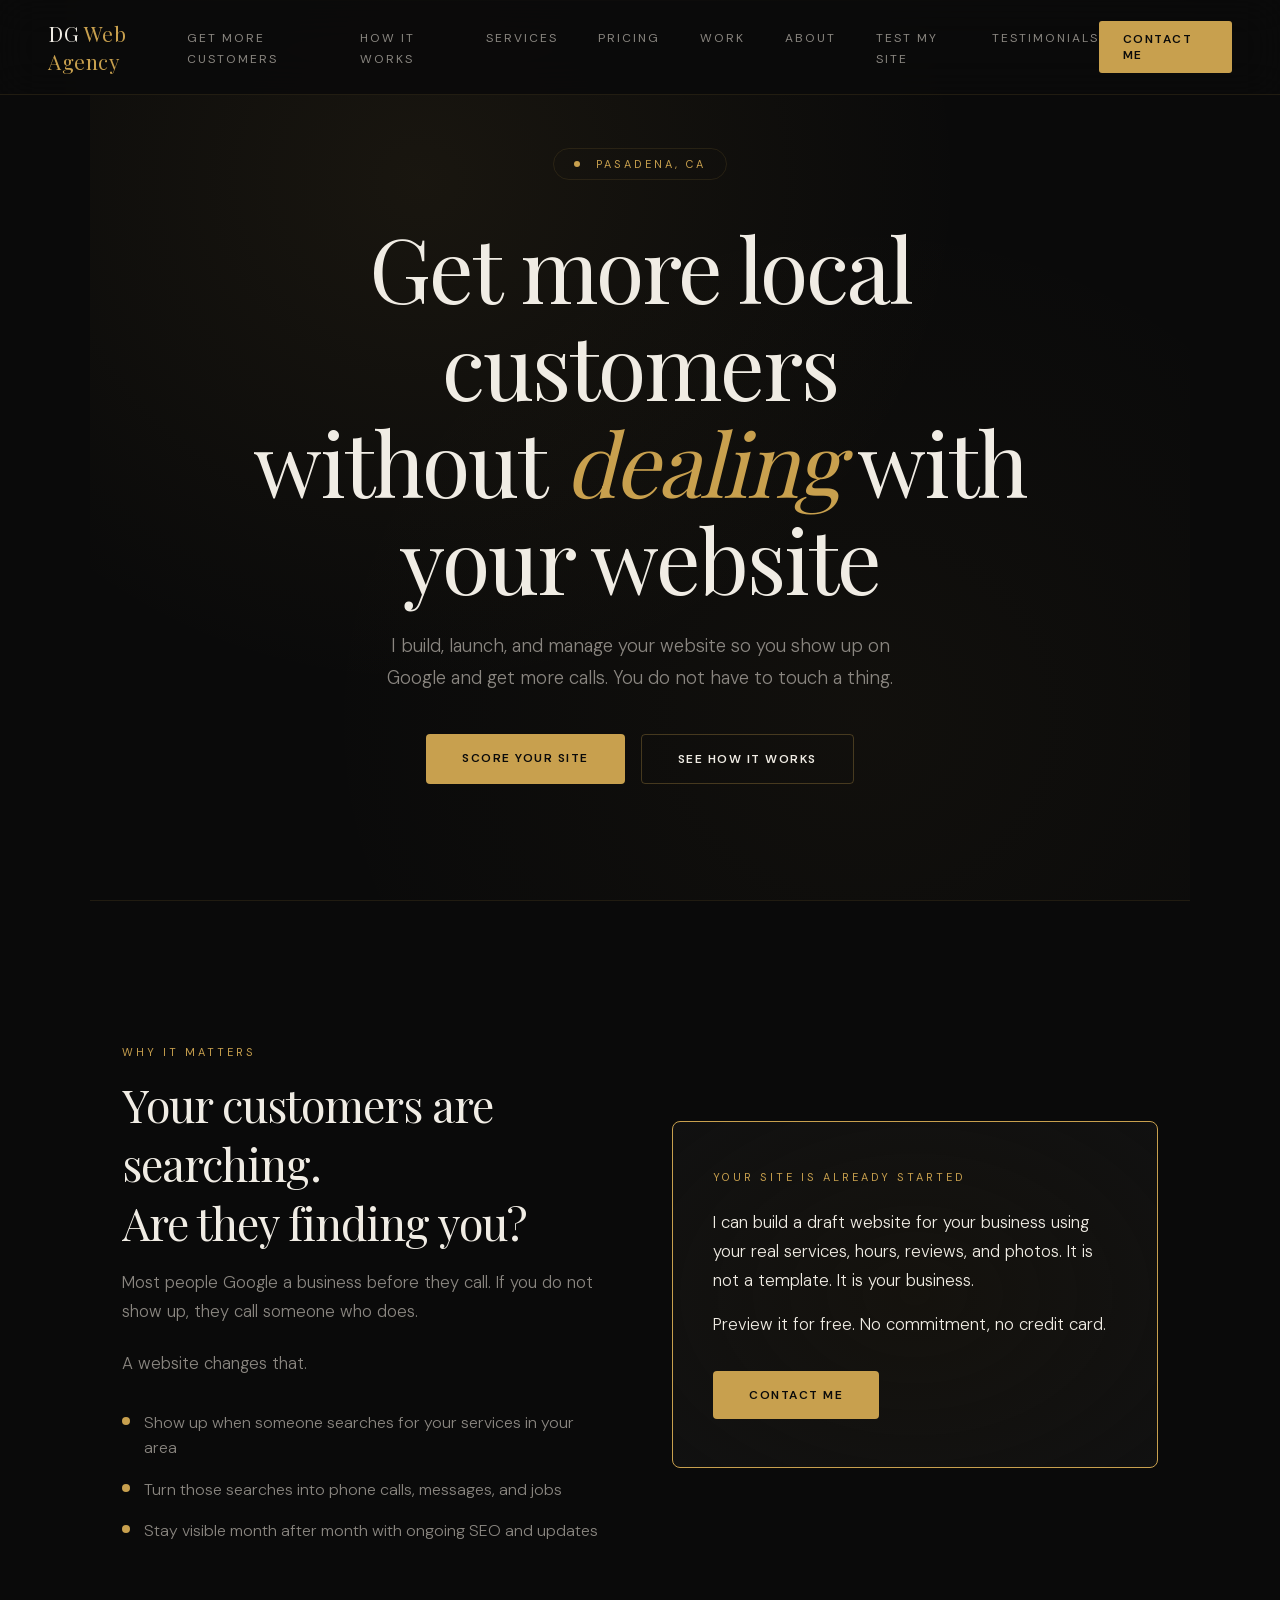
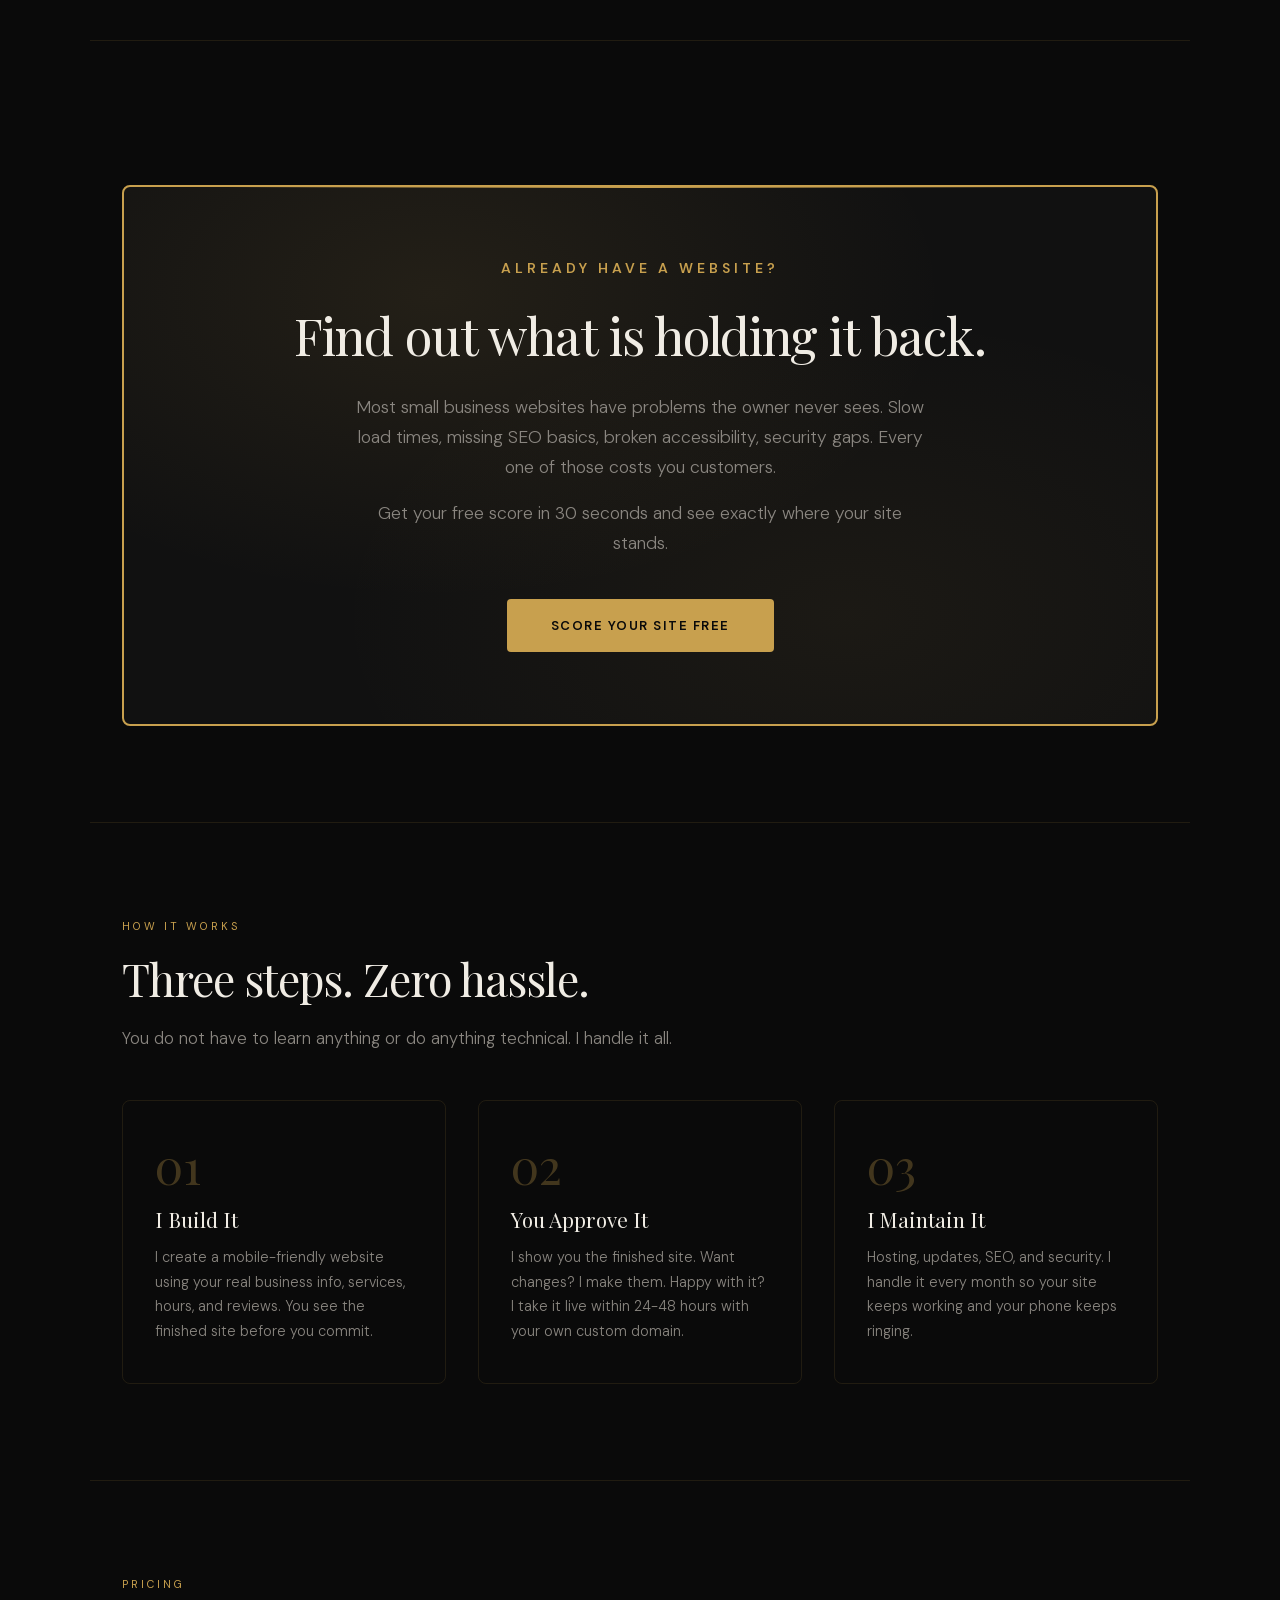
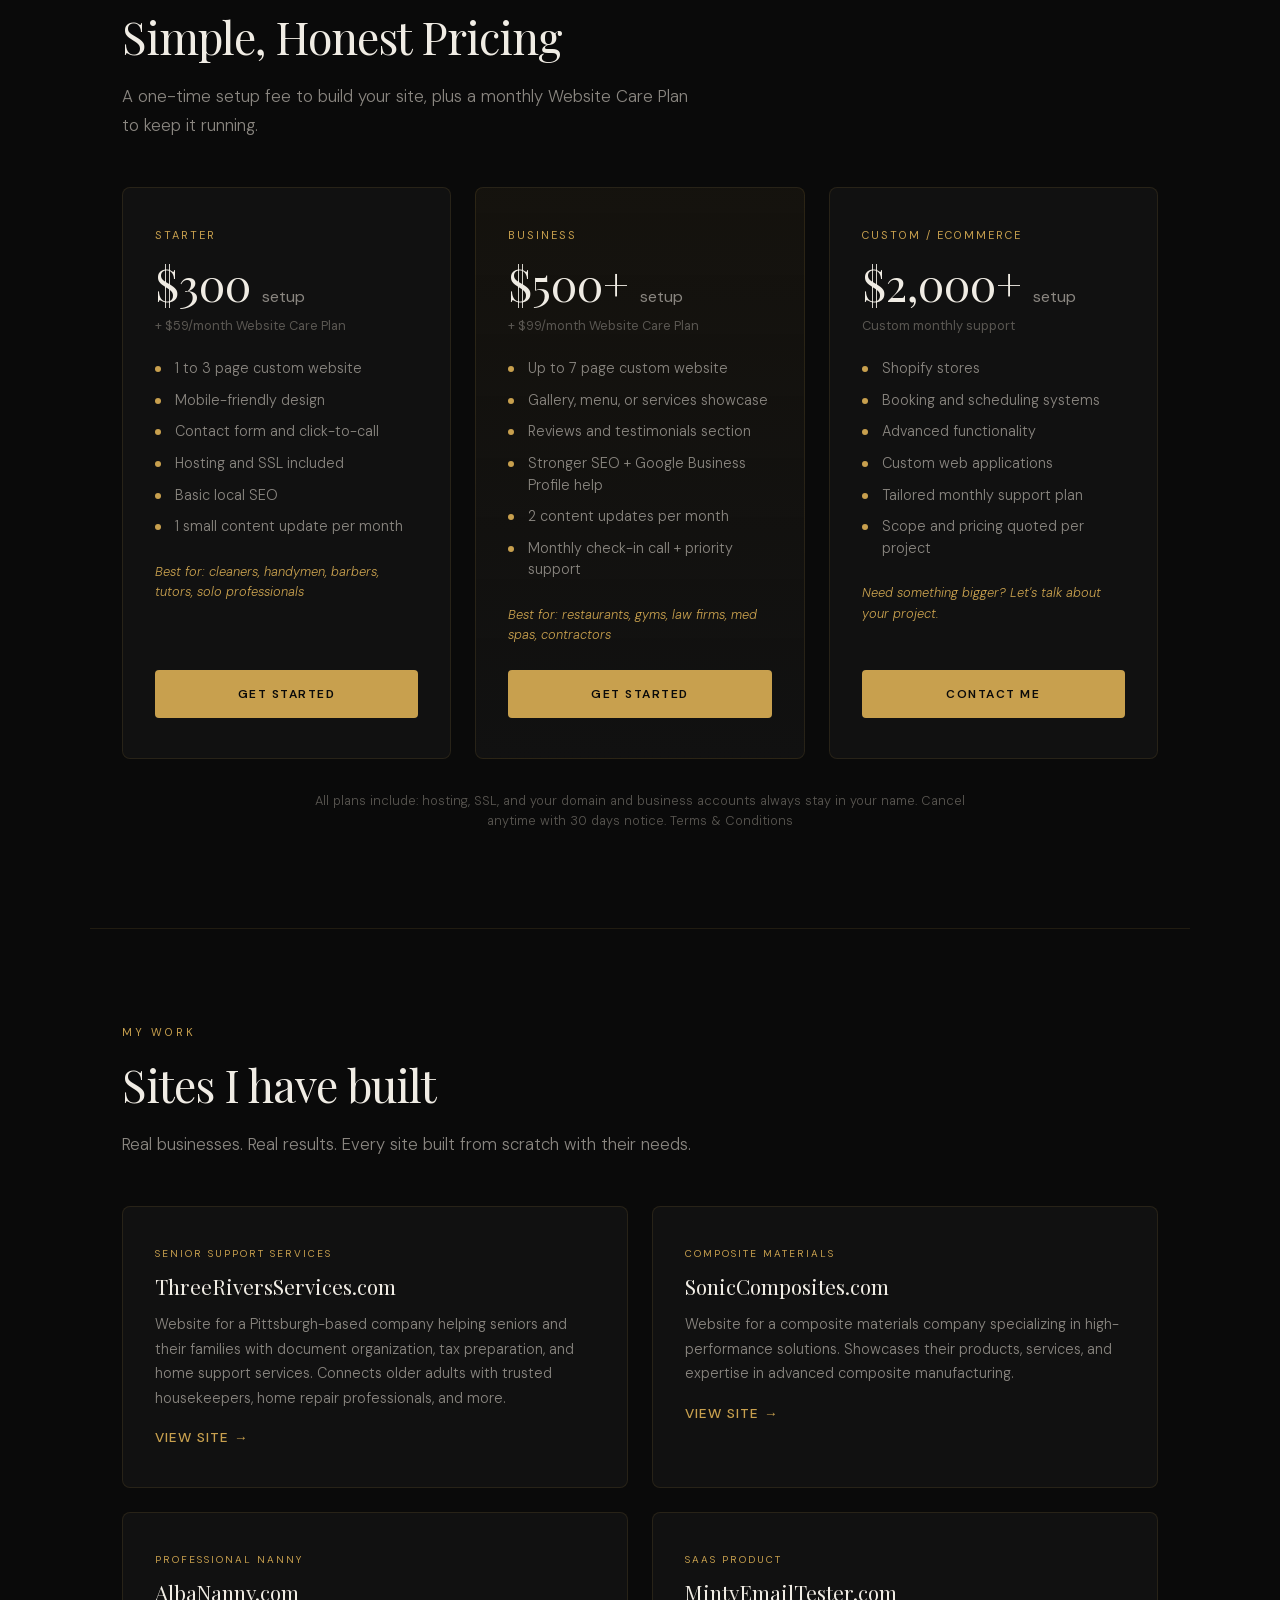
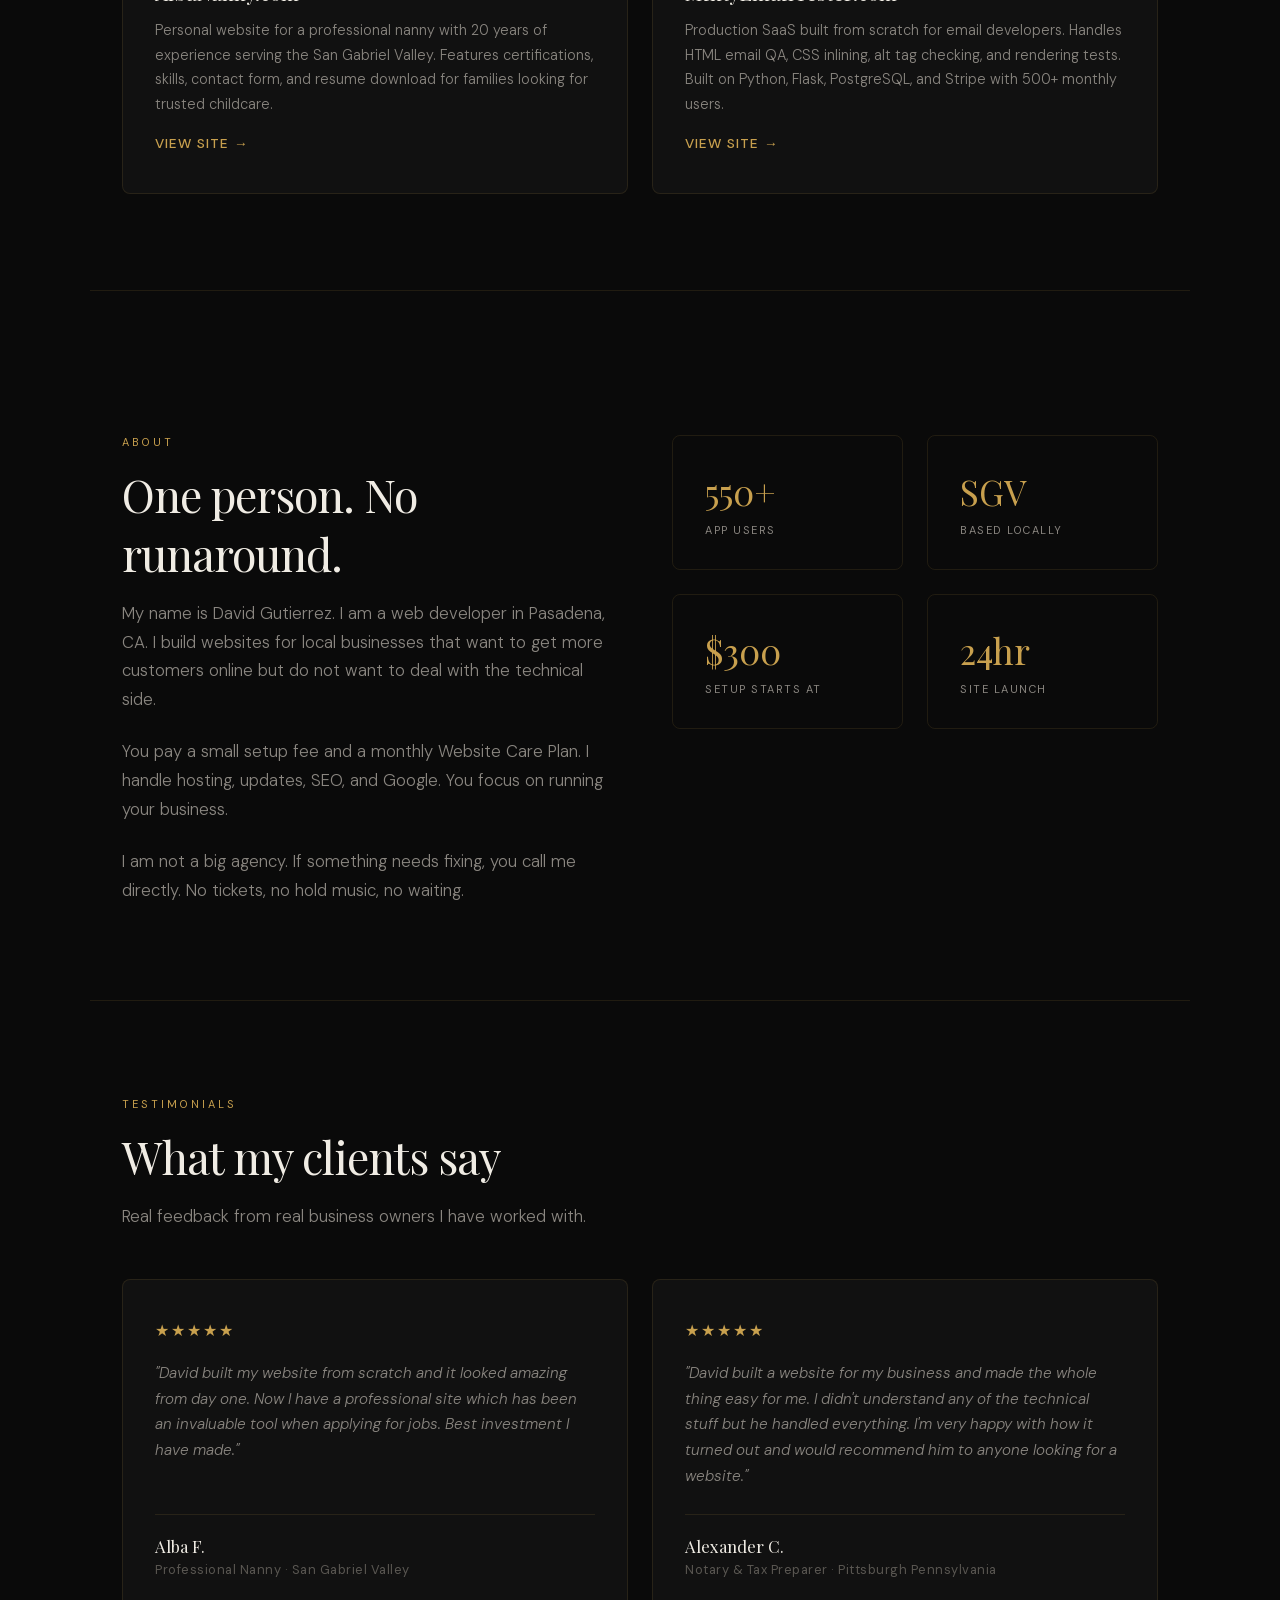
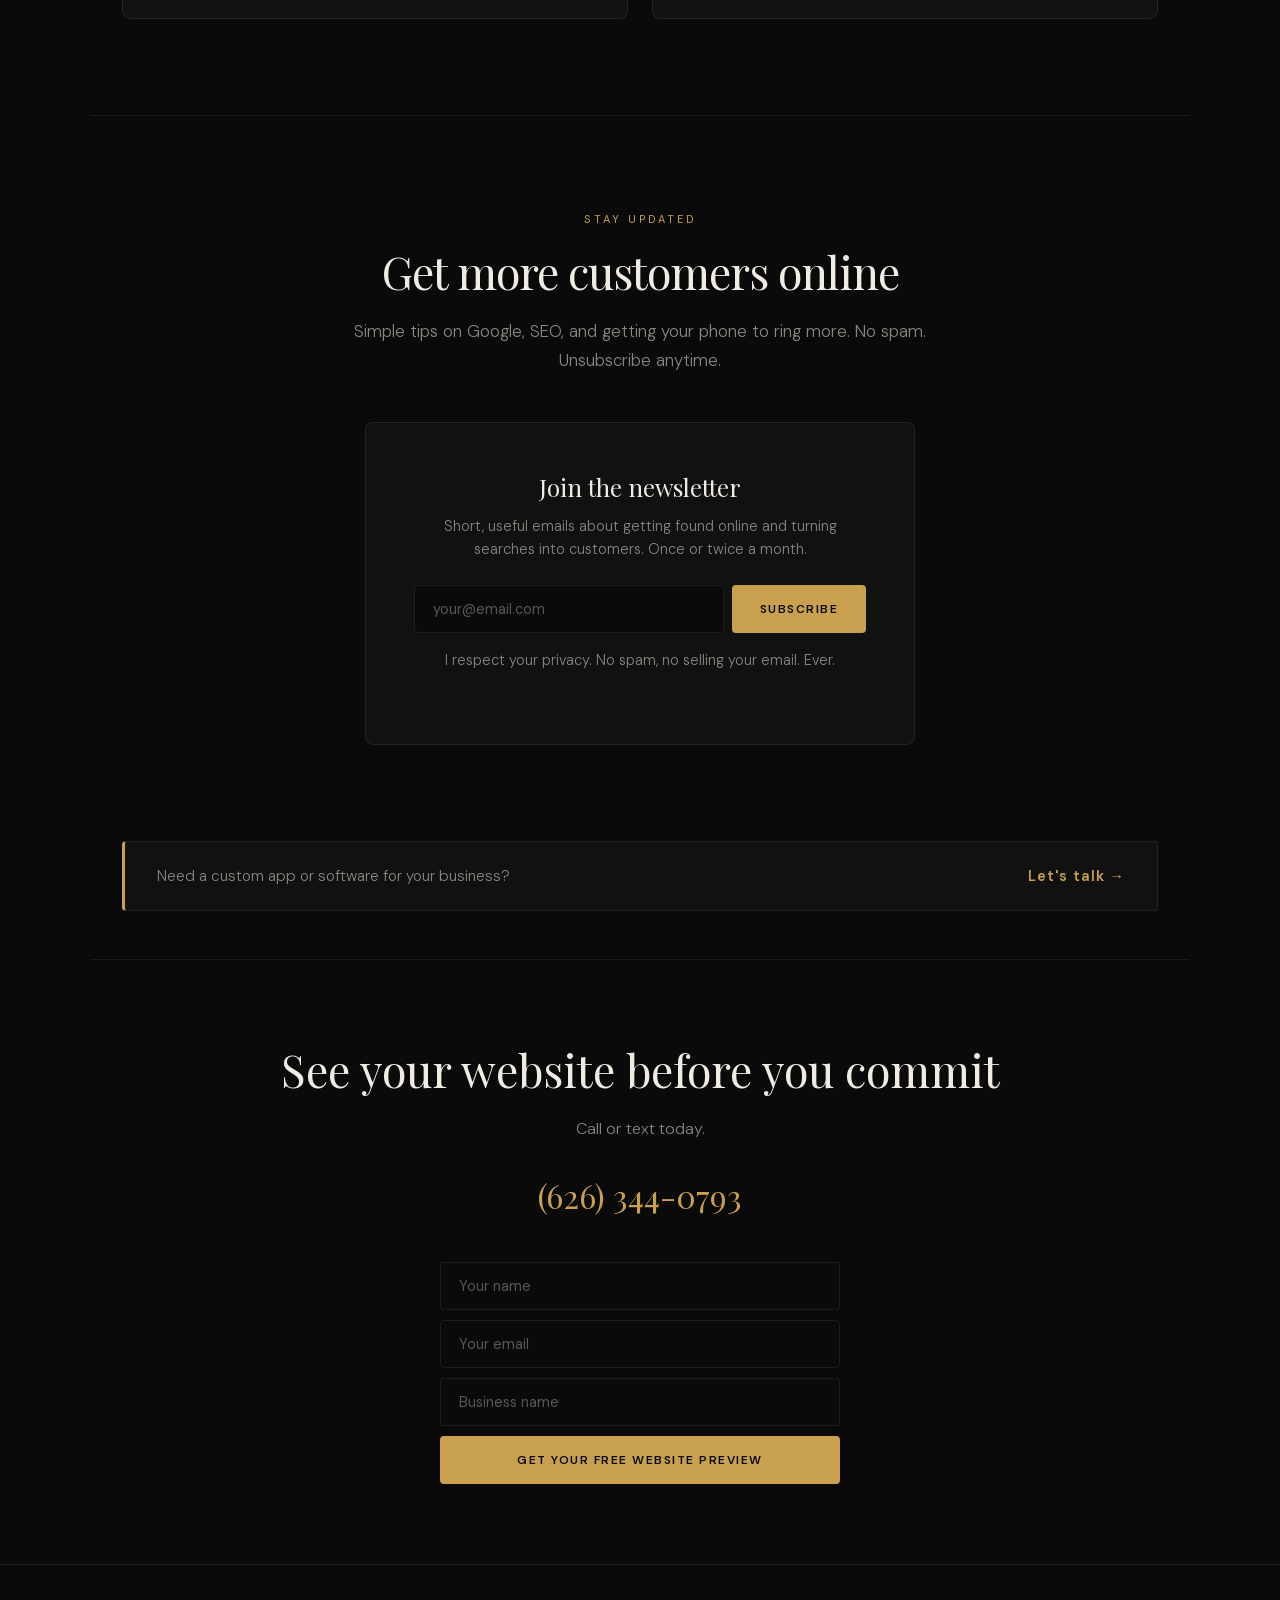
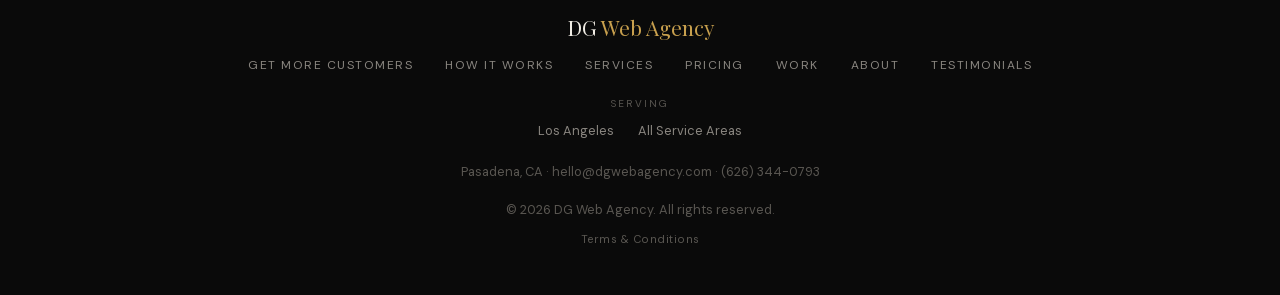
<file: index.html>
<!DOCTYPE html>
<html lang="en">
<head>
<meta charset="UTF-8">
<meta name="viewport" content="width=device-width, initial-scale=1.0">

<title>DG Web Agency | Done-For-You Websites for Small Business</title>
<meta name="description" content="Custom websites for small businesses. Free website score powered by Google Lighthouse. Setup starts at $300, Website Care Plans from $59/month. One local developer, everything handled. Pasadena, CA.">
<meta property="og:title" content="DG Web Agency | Website Design for Small Business | Pasadena, CA">
<meta property="og:description" content="Custom websites for small businesses. Setup starts at $300, Website Care Plans from $59/month. One local developer, everything handled. Serving Pasadena and the San Gabriel Valley.">
<meta name="twitter:title" content="DG Web Agency | Website Design for Small Business | Pasadena, CA">
<meta name="twitter:description" content="Custom websites for small businesses. Setup starts at $300, Website Care Plans from $59/month. One local developer, everything handled.">
<meta property="og:image" content="https://dgwebagency.com/assets/img/og-image.jpg">
<meta name="twitter:image" content="https://dgwebagency.com/assets/img/og-image.jpg">

<meta property="og:type" content="website">
<meta property="og:url" content="https://dgwebagency.com/">
<meta property="og:site_name" content="DG Web Agency">
<meta property="og:locale" content="en_US">
<meta name="twitter:card" content="summary_large_image">

<meta name="geo.region" content="US-CA">
<meta name="geo.placename" content="Pasadena">
<meta name="geo.position" content="34.1478;-118.1445">
<meta name="ICBM" content="34.1478, -118.1445">

<link rel="canonical" href="https://dgwebagency.com/">
<link rel="icon" type="image/svg+xml" href="favicon.svg">
<link rel="stylesheet" href="css/styles.css">

<script type="application/ld+json">
{
  "@context": "https://schema.org",
  "@type": "Organization",
  "@id": "https://dgwebagency.com/#organization",
  "name": "DG Web Agency",
  "alternateName": ["DG Web", "dgwebagency"],
  "url": "https://dgwebagency.com",
  "logo": "https://dgwebagency.com/favicon.svg",
  "description": "Custom websites for small businesses. Setup starts at $300, Website Care Plans from $59/month. One local developer, everything handled. Serving small businesses in Pasadena, Los Angeles, and the San Gabriel Valley.",
  "telephone": "+1-626-344-0793",
  "email": "hello@dgwebagency.com",
  "founder": {
    "@type": "Person",
    "name": "David Gutierrez"
  },
  "foundingDate": "2026",
  "address": {
    "@type": "PostalAddress",
    "addressLocality": "Pasadena",
    "addressRegion": "CA",
    "addressCountry": "US"
  }
}
</script>

<script type="application/ld+json">
{
  "@context": "https://schema.org",
  "@type": ["ProfessionalService", "LocalBusiness"],
  "@id": "https://dgwebagency.com/#localbusiness",
  "mainEntityOfPage": "https://dgwebagency.com/",
  "name": "DG Web Agency",
  "alternateName": ["DG Web", "dgwebagency"],
  "url": "https://dgwebagency.com",
  "telephone": "+1-626-344-0793",
  "email": "hello@dgwebagency.com",
  "image": "https://dgwebagency.com/assets/img/og-image.jpg",
  "description": "Custom websites for small businesses. Setup starts at $300, Website Care Plans from $59/month. Hosting, SSL, local SEO, and ongoing support all included. One local developer, everything handled.",
  "parentOrganization": { "@id": "https://dgwebagency.com/#organization" },
  "address": {
    "@type": "PostalAddress",
    "addressLocality": "Pasadena",
    "addressRegion": "CA",
    "addressCountry": "US"
  },
  "geo": {
    "@type": "GeoCoordinates",
    "latitude": 34.1478,
    "longitude": -118.1445
  },
  "areaServed": [
    {"@type": "Country", "name": "United States"},
    {"@type": "State", "name": "California"},
    {"@type": "State", "name": "Florida"},
    {"@type": "City", "name": "Pasadena"},
    {"@type": "City", "name": "Los Angeles"},
    {"@type": "City", "name": "San Diego"},
    {"@type": "City", "name": "Irvine"},
    {"@type": "City", "name": "Anaheim"},
    {"@type": "City", "name": "Riverside"},
    {"@type": "City", "name": "San Bernardino"},
    {"@type": "City", "name": "Ventura"},
    {"@type": "City", "name": "Thousand Oaks"},
    {"@type": "City", "name": "Oxnard"},
    {"@type": "City", "name": "Stuart"},
    {"@type": "City", "name": "Port St. Lucie"},
    {"@type": "City", "name": "Vero Beach"},
    {"@type": "City", "name": "Arcadia"},
    {"@type": "City", "name": "Monrovia"},
    {"@type": "City", "name": "Glendora"},
    {"@type": "City", "name": "Alhambra"},
    {"@type": "City", "name": "San Gabriel"},
    {"@type": "City", "name": "Glendale"},
    {"@type": "City", "name": "Burbank"},
    {"@type": "City", "name": "West Covina"},
    {"@type": "City", "name": "Azusa"},
    {"@type": "City", "name": "Covina"}
  ],
  "serviceType": [
    "Web Design Company",
    "Web Design for Small Business",
    "Website Development",
    "Local SEO Services",
    "Google Business Profile Optimization",
    "Website Maintenance",
    "Website Care Plan",
    "Mobile Responsive Web Design"
  ],
  "hasOfferCatalog": {
  "@type": "OfferCatalog",
  "name": "Website Plans",
  "itemListElement": [
    {
      "@type": "Offer",
      "name": "Starter",
      "description": "$300 setup plus $59 per month Website Care Plan. 1 to 3 pages, mobile-friendly design, contact form, hosting, SSL, basic local SEO, and 1 small content update per month.",
      "price": "59",
      "priceCurrency": "USD",
      "priceSpecification": {
        "@type": "UnitPriceSpecification",
        "price": "59",
        "priceCurrency": "USD",
        "billingDuration": "P1M",
        "unitText": "month"
      }
    },
    {
      "@type": "Offer",
      "name": "Business",
      "description": "$500 to $1,200 setup plus $99 per month Website Care Plan. Up to 5 to 7 pages, gallery or menu, reviews and testimonials, stronger SEO, Google Business optimization help, and 2 content updates per month.",
      "price": "99",
      "priceCurrency": "USD",
      "priceSpecification": {
        "@type": "UnitPriceSpecification",
        "price": "99",
        "priceCurrency": "USD",
        "billingDuration": "P1M",
        "unitText": "month"
      }
    },
    {
      "@type": "Offer",
      "name": "Custom / Ecommerce",
      "description": "Starting at $2,000 setup with custom monthly support. For Shopify stores, booking systems, advanced functionality, and custom applications."
    }
  ]
},
"priceRange": "$59-$99/month",
  "paymentAccepted": "Credit Card, Debit Card",
  "openingHours": "Mo-Fr 09:00-18:00",
  "aggregateRating": {
    "@type": "AggregateRating",
    "ratingValue": "5",
    "reviewCount": "2"
  }
}
</script>
</head>
<body>
<a href="#main" class="skip-link">Skip to content</a>

<nav>
  <a href="/" class="nav-logo">DG <span>Web Agency</span></a>
  <ul class="nav-links">
    <li><a href="#getfound">Get More Customers</a></li>
    <li><a href="#how">How It Works</a></li>
    <li><a href="services/web-design.html">Services</a></li>
    <li><a href="#pricing">Pricing</a></li>
    <li><a href="#work">Work</a></li>
    <li><a href="pages/about.html">About</a></li>
    <li><a href="services/audit.html">Test My Site</a></li>
    <li><a href="#testimonials">Testimonials</a></li>
    <li class="nav-mobile-cta"><a href="#contact">Contact Me</a></li>
  </ul>
  <a href="#contact" class="nav-cta">Contact Me</a>
  <button class="hamburger" aria-label="Open menu" aria-expanded="false">
    <span></span>
    <span></span>
    <span></span>
  </button>
</nav>

<main id="main">
<!-- HERO -->
<section class="hero">
  <div class="hero-badge"><span></span> Pasadena, CA</div>
  <h1>Get more local customers<br>without <em>dealing</em> with your website</h1>
  <p class="hero-sub">I build, launch, and manage your website so you show up on Google and get more calls. You do not have to touch a thing.</p>
  <div class="hero-cta-row">
    <a href="services/audit.html" class="btn btn-primary">Score Your Site</a>
    <a href="#how" class="btn btn-outline">See How It Works</a>
  </div>
</section>

<!-- GET FOUND SECTION -->
<section class="getfound fade-in" id="getfound">
  <div class="getfound-wrapper">
    <div class="getfound-content">
      <p class="section-label">Why It Matters</p>
      <h2 class="section-title">Your customers are searching.<br>Are they finding you?</h2>
      <p class="section-desc mb-md">
        Most people Google a business before they call. If you do not show up, they call someone who does.
      </p>
      <p class="section-desc mb-lg">
        A website changes that.
      </p>
      <div class="getfound-points">
        <div class="getfound-point">
          <div class="getfound-dot"></div>
          <p>Show up when someone searches for your services in your area</p>
        </div>
        <div class="getfound-point">
          <div class="getfound-dot"></div>
          <p>Turn those searches into phone calls, messages, and jobs</p>
        </div>
        <div class="getfound-point">
          <div class="getfound-dot"></div>
          <p>Stay visible month after month with ongoing SEO and updates</p>
        </div>
      </div>
    </div>
    <div class="getfound-card">
      <div class="getfound-card-label">Your Site Is Already Started</div>
      <p class="getfound-card-text">I can build a draft website for your business using your real services, hours, reviews, and photos. It is not a template. It is your business.</p>
      <p class="getfound-card-text">Preview it for free. No commitment, no credit card.</p>
      <a href="#contact" class="btn btn-primary getfound-cta">Contact Me</a>
    </div>
  </div>
</section>


<!-- AUDIT PROMO -->
<section class="audit-promo fade-in" id="audit">
  <div class="audit-promo-card">
    <p class="audit-promo-label">Already Have a Website?</p>
    <h2 class="audit-promo-title">Find out what is holding it back.</h2>
    <p class="audit-promo-text">Most small business websites have problems the owner never sees. Slow load times, missing SEO basics, broken accessibility, security gaps. Every one of those costs you customers.</p>
    <p class="audit-promo-text">Get your free score in 30 seconds and see exactly where your site stands.</p>
    <a href="services/audit.html" class="btn btn-primary audit-promo-cta">Score Your Site Free</a>
  </div>
</section>

<!-- HOW IT WORKS -->
<section class="how fade-in" id="how">
  <p class="section-label">How It Works</p>
  <h2 class="section-title">Three steps. Zero hassle.</h2>
  <p class="section-desc">You do not have to learn anything or do anything technical. I handle it all.</p>

  <div class="steps-grid">
    <div class="step">
      <div class="step-num">01</div>
      <h3>I Build It</h3>
      <p>I create a mobile-friendly website using your real business info, services, hours, and reviews. You see the finished site before you commit.</p>
    </div>
    <div class="step">
      <div class="step-num">02</div>
      <h3>You Approve It</h3>
      <p>I show you the finished site. Want changes? I make them. Happy with it? I take it live within 24-48 hours with your own custom domain.</p>
    </div>
    <div class="step">
      <div class="step-num">03</div>
      <h3>I Maintain It</h3>
      <p>Hosting, updates, SEO, and security. I handle it every month so your site keeps working and your phone keeps ringing.</p>
    </div>
  </div>
</section>

<!-- PRICING -->
<section class="pricing fade-in" id="pricing">
  <p class="section-label">Pricing</p>
  <h2 class="section-title">Simple, Honest Pricing</h2>
  <p class="section-desc">A one-time setup fee to build your site, plus a monthly Website Care Plan to keep it running.</p>

  <div class="pricing-grid">
    <div class="price-card">
      <div class="price-card-top">
        <div class="price-tier">Starter</div>
        <div class="price-amount">$300 <span>setup</span></div>
        <div class="price-note">+ $59/month Website Care Plan</div>
        <ul class="price-features">
          <li>1 to 3 page custom website</li>
          <li>Mobile-friendly design</li>
          <li>Contact form and click-to-call</li>
          <li>Hosting and SSL included</li>
          <li>Basic local SEO</li>
          <li>1 small content update per month</li>
        </ul>
        <p class="price-best-for">Best for: cleaners, handymen, barbers, tutors, solo professionals</p>
      </div>
      <div class="price-card-bottom">
        <a href="#contact" class="btn btn-primary price-cta">Get Started</a>
      </div>
    </div>

    <div class="price-card featured">
      <div class="price-card-top">
        <div class="price-tier">Business</div>
        <div class="price-amount">$500+ <span>setup</span></div>
        <div class="price-note">+ $99/month Website Care Plan</div>
        <ul class="price-features">
          <li>Up to 7 page custom website</li>
          <li>Gallery, menu, or services showcase</li>
          <li>Reviews and testimonials section</li>
          <li>Stronger SEO + Google Business Profile help</li>
          <li>2 content updates per month</li>
          <li>Monthly check-in call + priority support</li>
        </ul>
        <p class="price-best-for">Best for: restaurants, gyms, law firms, med spas, contractors</p>
      </div>
      <div class="price-card-bottom">
        <a href="#contact" class="btn btn-primary price-cta">Get Started</a>
      </div>
    </div>

    <div class="price-card">
      <div class="price-card-top">
        <div class="price-tier">Custom / Ecommerce</div>
        <div class="price-amount">$2,000+ <span>setup</span></div>
        <div class="price-note">Custom monthly support</div>
        <ul class="price-features">
          <li>Shopify stores</li>
          <li>Booking and scheduling systems</li>
          <li>Advanced functionality</li>
          <li>Custom web applications</li>
          <li>Tailored monthly support plan</li>
          <li>Scope and pricing quoted per project</li>
        </ul>
        <p class="price-best-for">Need something bigger? Let's talk about your project.</p>
      </div>
      <div class="price-card-bottom">
        <a href="#contact" class="btn btn-primary price-cta">Contact Me</a>
      </div>
    </div>
  </div>
  <p class="pricing-shared">All plans include: hosting, SSL, and your domain and business accounts always stay in your name. Cancel anytime with 30 days notice. <a href="pages/terms.html">Terms &amp; Conditions</a></p>
</section>

<!-- WORK -->
<section class="work fade-in" id="work">
  <p class="section-label">My Work</p>
  <h2 class="section-title">Sites I have built</h2>
  <p class="section-desc">Real businesses. Real results. Every site built from scratch with their needs.</p>
  
  
  <div class="work-grid">
    <div class="work-card">
      <div class="work-industry">Senior Support Services</div>
      <h3>ThreeRiversServices.com</h3>
      <p>Website for a Pittsburgh-based company helping seniors and their families with document organization, tax preparation, and home support services. Connects older adults with trusted housekeepers, home repair professionals, and more.</p>
      <a href="https://threeriversservices.com" class="work-link" target="_blank" rel="noopener noreferrer">View Site &rarr;</a>
    </div>
    <div class="work-card">
      <div class="work-industry">Composite Materials</div>
      <h3>SonicComposites.com</h3>
      <p>Website for a composite materials company specializing in high-performance solutions. Showcases their products, services, and expertise in advanced composite manufacturing.</p>
      <a href="https://soniccomposites.com" class="work-link" target="_blank" rel="noopener noreferrer">View Site &rarr;</a>
    </div>
    <div class="work-card">
      <div class="work-industry">Professional Nanny</div>
      <h3>AlbaNanny.com</h3>
      <p>Personal website for a professional nanny with 20 years of experience serving the San Gabriel Valley. Features certifications, skills, contact form, and resume download for families looking for trusted childcare.</p>
      <a href="https://albananny.com/" class="work-link" target="_blank" rel="noopener noreferrer">View Site &rarr;</a>
    </div>
    <div class="work-card">
      <div class="work-industry">SaaS Product</div>
      <h3>MintyEmailTester.com</h3>
      <p>Production SaaS built from scratch for email developers. Handles HTML email QA, CSS inlining, alt tag checking, and rendering tests. Built on Python, Flask, PostgreSQL, and Stripe with 500+ monthly users.</p>
      <a href="https://mintyemailtester.com" class="work-link" target="_blank" rel="noopener noreferrer">View Site &rarr;</a>
    </div>
  </div>
</section>

<!-- ABOUT -->
<section class="about fade-in" id="about">
  <div class="about-grid">
    <div>
      <p class="section-label">About</p>
      <h2 class="section-title">One person. No runaround.</h2>
      <p class="section-desc mb-md">
        My name is David Gutierrez. I am a web developer in Pasadena, CA. I build websites for local businesses that want to get more customers online but do not want to deal with the technical side.
      </p>
      <p class="section-desc mb-md">
        You pay a small setup fee and a monthly Website Care Plan. I handle hosting, updates, SEO, and Google. You focus on running your business.
      </p>
      <p class="section-desc">
        I am not a big agency. If something needs fixing, you call me directly. No tickets, no hold music, no waiting.
      </p>
    </div>
    <div class="about-stats">
      <div class="stat">
        <div class="stat-number">550+</div>
        <div class="stat-label">App Users</div>
      </div>
      <div class="stat">
        <div class="stat-number">SGV</div>
        <div class="stat-label">Based Locally</div>
      </div>
      <div class="stat">
        <div class="stat-number">$300</div>
        <div class="stat-label">Setup Starts At</div>
      </div>
      <div class="stat">
        <div class="stat-number">24hr</div>
        <div class="stat-label">Site Launch</div>
      </div>
    </div>
  </div>
</section>

<!-- TESTIMONIALS -->
<section class="testimonials fade-in" id="testimonials">
  <p class="section-label">Testimonials</p>
  <h2 class="section-title">What my clients say</h2>
  <p class="section-desc">Real feedback from real business owners I have worked with.</p>

  <div class="testimonials-grid">
    <div class="testimonial-card">
      <div class="testimonial-stars">&#9733;&#9733;&#9733;&#9733;&#9733;</div>
      <p class="testimonial-text">"David built my website from scratch and it looked amazing from day one. Now I have a professional site which has been an invaluable tool when applying for jobs. Best investment I have made."</p>
      <div class="testimonial-author">
        <div class="testimonial-name">Alba F.</div>
        <div class="testimonial-role">Professional Nanny &middot; San Gabriel Valley</div>
      </div>
    </div>
    <div class="testimonial-card">
      <div class="testimonial-stars">&#9733;&#9733;&#9733;&#9733;&#9733;</div>
      <p class="testimonial-text">"David built a website for my business and made the whole thing easy for me. I didn't understand any of the technical stuff but he handled everything. I'm very happy with how it turned out and would recommend him to anyone looking for a website."</p>
      <div class="testimonial-author">
        <div class="testimonial-name">Alexander C.</div>
        <div class="testimonial-role">Notary &amp; Tax Preparer &middot; Pittsburgh Pennsylvania</div>
      </div>
    </div>
  </div>
</section>

<!-- NEWSLETTER -->
<section class="newsletter fade-in" id="newsletter">
  <p class="section-label">Stay Updated</p>
  <h2 class="section-title">Get more customers online</h2>
  <p class="section-desc newsletter-desc">Simple tips on Google, SEO, and getting your phone to ring more. No spam. Unsubscribe anytime.</p>

  <div class="newsletter-box">
  <h3>Join the newsletter</h3>
  <p>Short, useful emails about getting found online and turning searches into customers. Once or twice a month.</p>
  <form class="newsletter-form" id="newsletterForm" action="https://formspree.io/f/xqegzkbp" method="POST">
    <input type="hidden" name="_subject" value="New Newsletter Signup - DG Web Agency">
    <label for="emailInput" class="sr-only">Email address</label>
    <input type="email" name="email" id="emailInput" placeholder="your@email.com" class="form-input" required>
    <button type="submit">Subscribe</button>
  </form>
  <div class="newsletter-success" id="newsletterSuccess">
    Thanks for subscribing! Check your inbox soon.
  </div>
  <p class="newsletter-privacy">I respect your privacy. No spam, no selling your email. Ever.</p>
</div>
</section>

<!-- CUSTOM SOFTWARE -->
<section class="software fade-in" id="software">
  <div class="software-bar">
    <p>Need a custom app or software for your business?</p>
    <a href="tel:+16263440793" class="software-link">Let's talk &rarr;</a>  
  </div>
</section>

<!-- CTA -->
<div class="cta-banner fade-in" id="contact">
  <h2>See your website before you commit</h2>
  <p>Call or text today.</p>
  <a href="tel:+16263440793" class="cta-phone">(626) 344-0793</a>
  <br><br>
  <form action="https://formspree.io/f/xqegzkbp" method="POST" id="contactForm">
    <input type="hidden" name="_subject" value="New Lead - DG Web Agency">
    <label for="contactName" class="sr-only">Your name</label>
    <input type="text" id="contactName" name="name" placeholder="Your name" class="form-input" required>
    <label for="contactEmail" class="sr-only">Your email</label>
    <input type="email" id="contactEmail" name="email" placeholder="Your email" class="form-input" required>
    <label for="contactBusiness" class="sr-only">Business name</label>
    <input type="text" id="contactBusiness" name="business" placeholder="Business name" class="form-input">
    <button type="submit" class="btn btn-primary">Get Your Free Website Preview</button>
  </form>
</div>
</main>

<!-- FOOTER -->
<footer>
  <div class="footer-logo">DG <span>Web Agency</span></div>
  <div class="footer-links">
    <a href="#getfound">Get More Customers</a>
    <a href="#how">How It Works</a>
    <a href="services/web-design.html">Services</a>
    <a href="#pricing">Pricing</a>
    <a href="#work">Work</a>
    <a href="pages/about.html">About</a>
    <a href="#testimonials">Testimonials</a>
  </div>
  <div class="footer-locations">
    <p class="footer-locations-label">Serving</p>
    <a href="locations/los-angeles.html">Los Angeles</a>
    <a href="service-areas.html">All Service Areas</a>
  </div>
  <p>Pasadena, CA &middot;  hello@dgwebagency.com &middot; (626) 344-0793</p>
  <br>
  <p>&copy; 2026 DG Web Agency. All rights reserved.</p>
  <p class="footer-terms"><a href="pages/terms.html">Terms &amp; Conditions</a></p>
</footer>


<script src="js/main.js" defer></script>


</body>
</html>
</file>
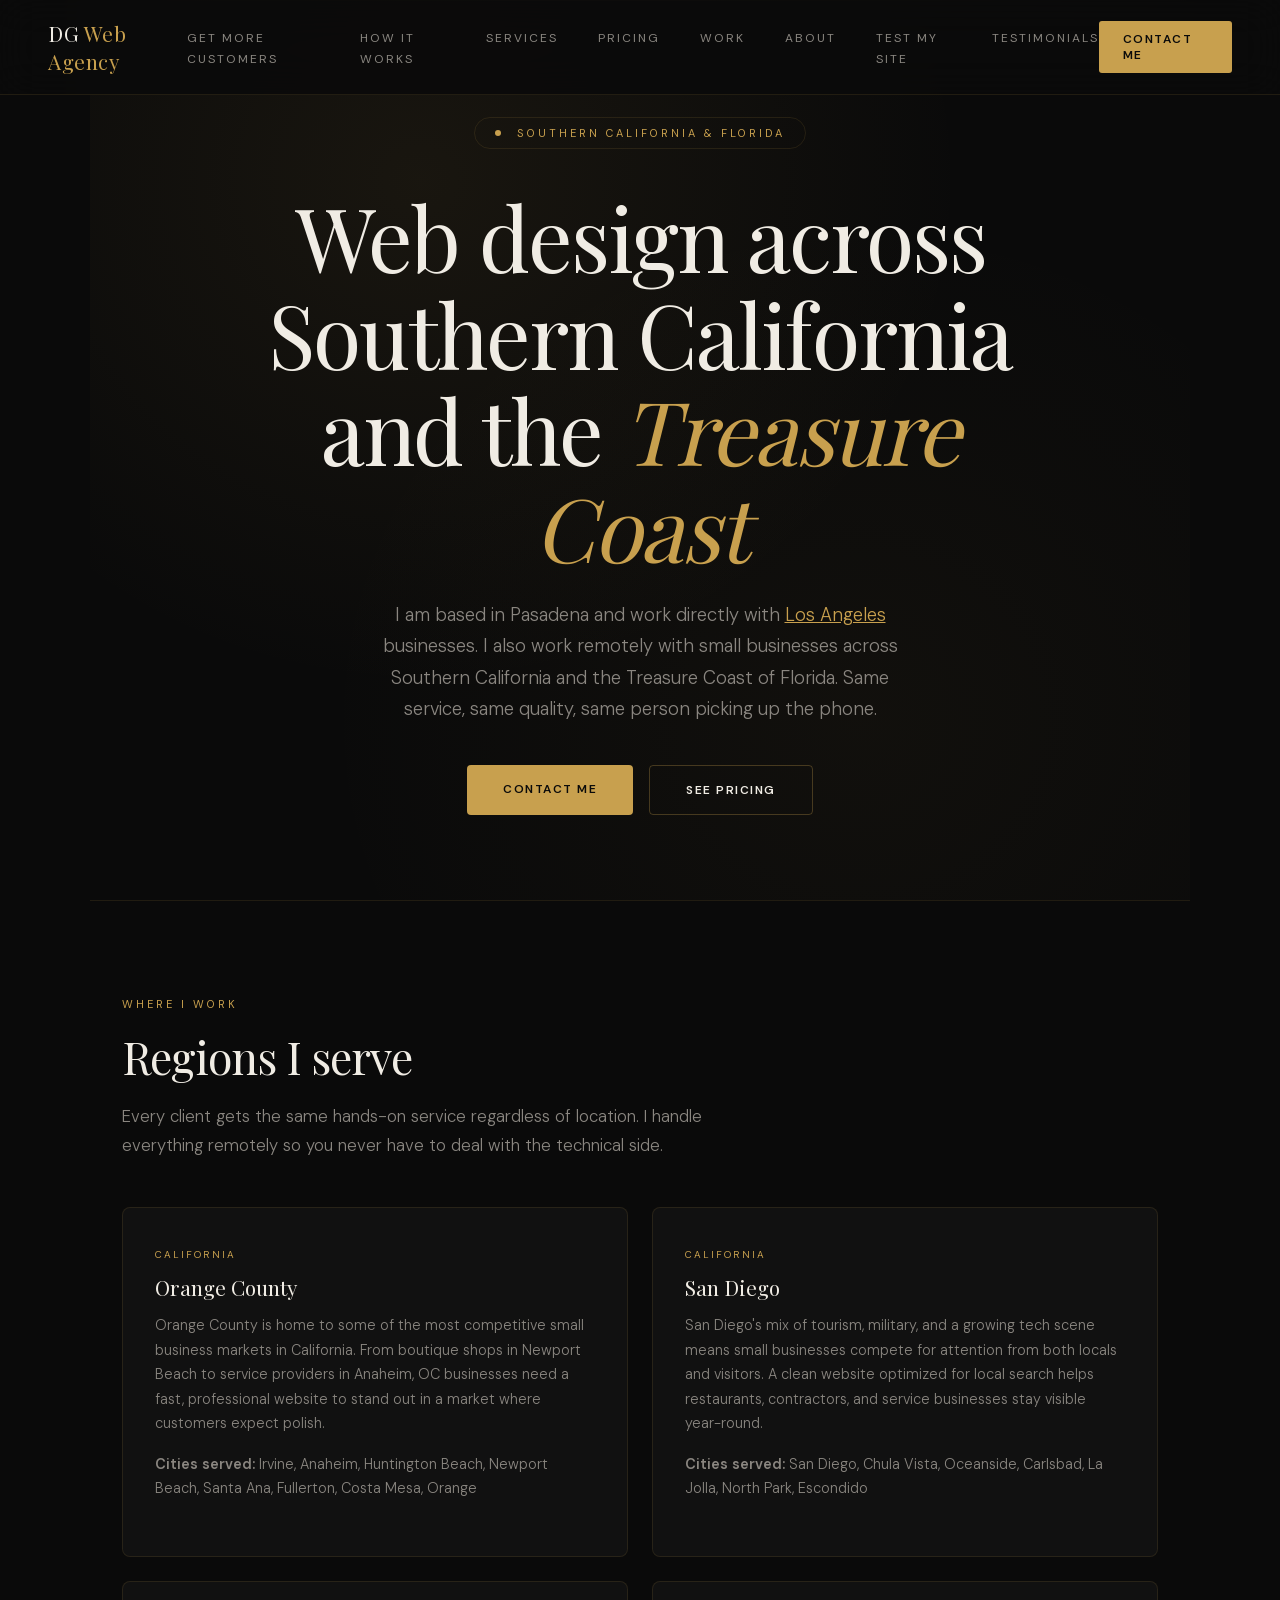
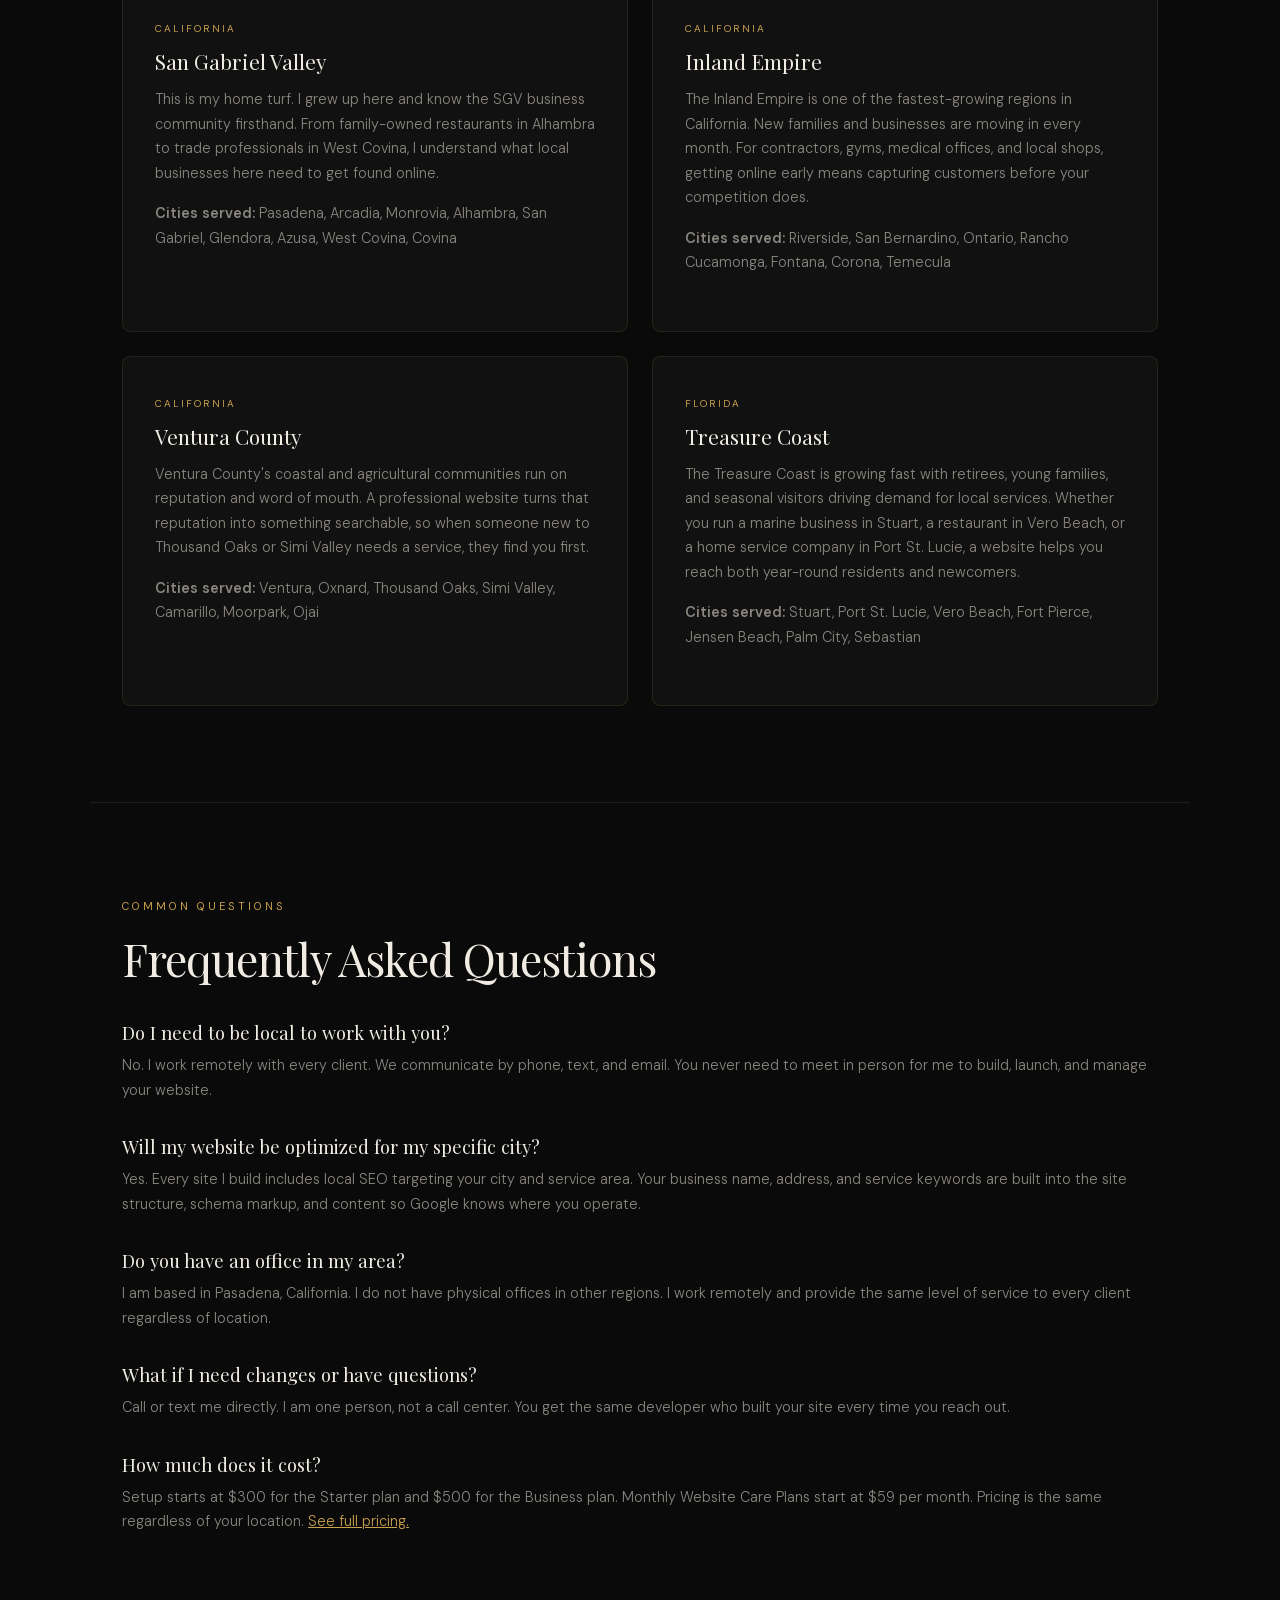
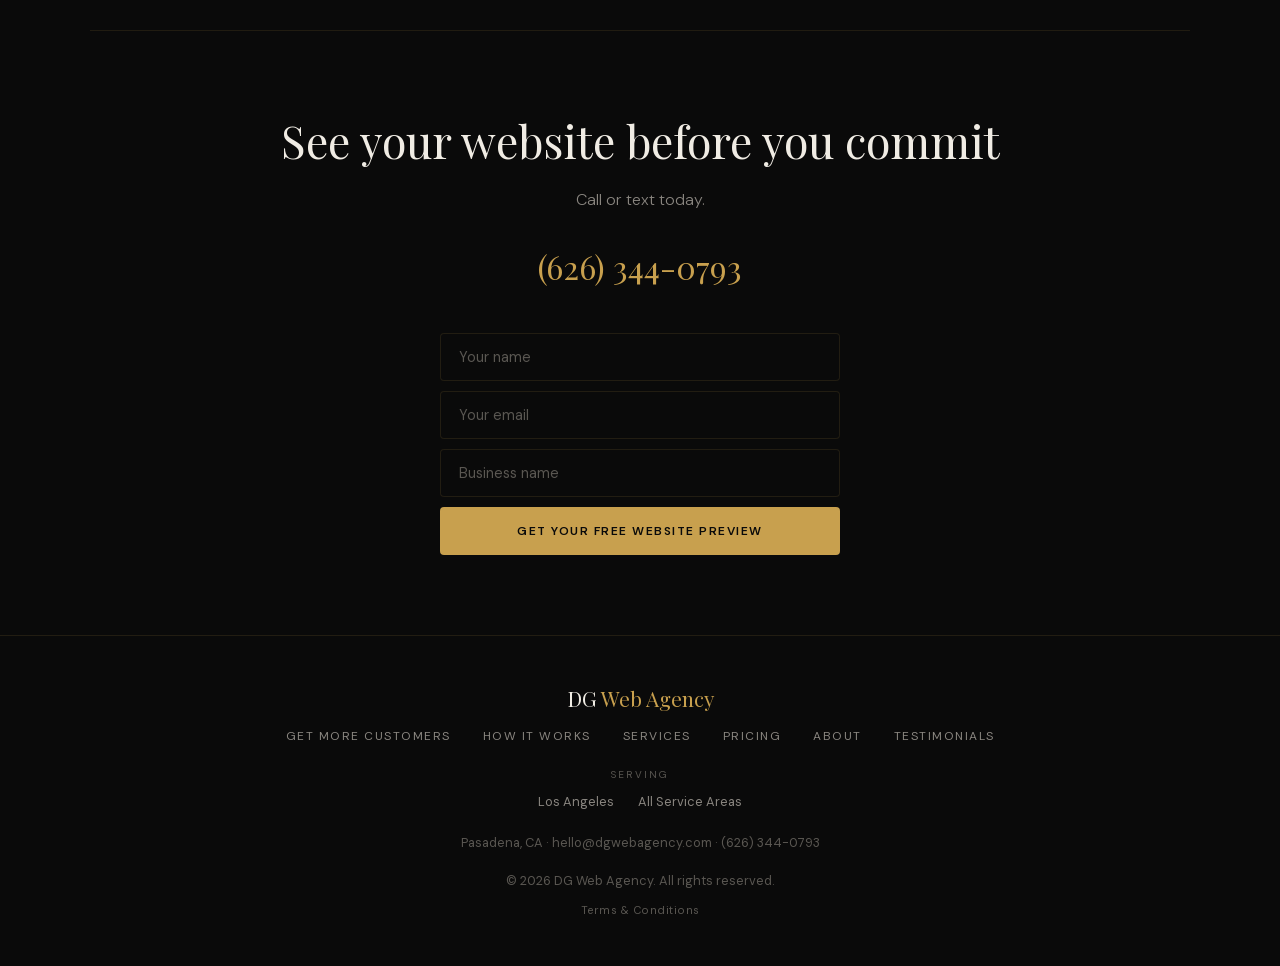
<file: service-areas.html>
<!DOCTYPE html>
<html lang="en">
<head>
<meta charset="UTF-8">
<meta name="viewport" content="width=device-width, initial-scale=1.0">

<title>Service Areas | Web Design Across SoCal & Treasure Coast | DG Web Agency</title>
<meta name="description" content="Web design for small businesses across Southern California and the Treasure Coast, Florida. Based in Pasadena, serving Orange County, San Diego, San Gabriel Valley, Inland Empire, Ventura County, and more. Setup starts at $300.">
<meta property="og:title" content="Service Areas | Web Design Across SoCal & Treasure Coast | DG Web Agency">
<meta property="og:description" content="Web design for small businesses across Southern California and the Treasure Coast, Florida. Based in Pasadena, serving clients remotely across multiple regions.">
<meta name="twitter:title" content="Service Areas | Web Design Across SoCal & Treasure Coast | DG Web Agency">
<meta name="twitter:description" content="Web design for small businesses across Southern California and the Treasure Coast, Florida. Setup starts at $300.">
<meta property="og:image" content="https://dgwebagency.com/assets/img/og-image.jpg">
<meta name="twitter:image" content="https://dgwebagency.com/assets/img/og-image.jpg">

<meta property="og:type" content="website">
<meta property="og:url" content="https://dgwebagency.com/service-areas.html">
<meta property="og:site_name" content="DG Web Agency">
<meta property="og:locale" content="en_US">
<meta name="twitter:card" content="summary_large_image">

<meta name="geo.region" content="US-CA">
<meta name="geo.placename" content="Pasadena">
<meta name="geo.position" content="34.1478;-118.1445">
<meta name="ICBM" content="34.1478, -118.1445">

<link rel="canonical" href="https://dgwebagency.com/service-areas.html">
<link rel="icon" type="image/svg+xml" href="favicon.svg">
<link rel="stylesheet" href="css/styles.css">

<script type="application/ld+json">
{
  "@context": "https://schema.org",
  "@type": ["ProfessionalService", "LocalBusiness"],
  "name": "DG Web Agency",
  "url": "https://dgwebagency.com",
  "telephone": "+1-626-344-0793",
  "email": "hello@dgwebagency.com",
  "description": "Web design for small businesses across Southern California and the Treasure Coast, Florida. Based in Pasadena, CA.",
  "address": {
    "@type": "PostalAddress",
    "addressLocality": "Pasadena",
    "addressRegion": "CA",
    "addressCountry": "US"
  },
  "areaServed": [
    {"@type": "State", "name": "California"},
    {"@type": "State", "name": "Florida"},
    {"@type": "City", "name": "Los Angeles"},
    {"@type": "City", "name": "Irvine"},
    {"@type": "City", "name": "Anaheim"},
    {"@type": "City", "name": "Huntington Beach"},
    {"@type": "City", "name": "San Diego"},
    {"@type": "City", "name": "Chula Vista"},
    {"@type": "City", "name": "Oceanside"},
    {"@type": "City", "name": "Pasadena"},
    {"@type": "City", "name": "Arcadia"},
    {"@type": "City", "name": "Alhambra"},
    {"@type": "City", "name": "Riverside"},
    {"@type": "City", "name": "San Bernardino"},
    {"@type": "City", "name": "Rancho Cucamonga"},
    {"@type": "City", "name": "Ventura"},
    {"@type": "City", "name": "Thousand Oaks"},
    {"@type": "City", "name": "Oxnard"},
    {"@type": "City", "name": "Stuart"},
    {"@type": "City", "name": "Port St. Lucie"},
    {"@type": "City", "name": "Vero Beach"}
  ],
  "serviceType": [
    "Web Design Company",
    "Web Design for Small Business",
    "Website Development",
    "Local SEO Services",
    "Website Care Plan"
  ]
}
</script>
</head>
<body>
<a href="#main" class="skip-link">Skip to content</a>

<nav>
  <a href="/" class="nav-logo">DG <span>Web Agency</span></a>
  <ul class="nav-links">
    <li><a href="index.html#getfound">Get More Customers</a></li>
    <li><a href="index.html#how">How It Works</a></li>
    <li><a href="services/web-design.html">Services</a></li>
    <li><a href="index.html#pricing">Pricing</a></li>
    <li><a href="index.html#work">Work</a></li>
    <li><a href="pages/about.html">About</a></li>
    <li><a href="services/audit.html">Test My Site</a></li>
    <li><a href="index.html#testimonials">Testimonials</a></li>
    <li class="nav-mobile-cta"><a href="index.html#contact">Contact Me</a></li>
  </ul>
  <a href="index.html#contact" class="nav-cta">Contact Me</a>
  <button class="hamburger" aria-label="Open menu" aria-expanded="false">
    <span></span>
    <span></span>
    <span></span>
  </button>
</nav>

<main id="main">
<!-- HERO -->
<section class="hero">
  <div class="hero-badge"><span></span> Southern California & Florida</div>
  <h1>Web design across Southern California<br>and the <em>Treasure Coast</em></h1>
  <p class="hero-sub">I am based in Pasadena and work directly with <a href="locations/los-angeles.html" class="accent-link">Los Angeles</a> businesses. I also work remotely with small businesses across Southern California and the Treasure Coast of Florida. Same service, same quality, same person picking up the phone.</p>
  <div class="hero-cta-row">
    <a href="index.html#contact" class="btn btn-primary">Contact Me</a>
    <a href="index.html#pricing" class="btn btn-outline">See Pricing</a>
  </div>
</section>

<!-- SERVICE AREAS -->
<section class="how fade-in" id="areas">
  <p class="section-label">Where I Work</p>
  <h2 class="section-title">Regions I serve</h2>
  <p class="section-desc">Every client gets the same hands-on service regardless of location. I handle everything remotely so you never have to deal with the technical side.</p>

  <div class="work-grid mt-md">

    <div class="work-card">
      <div class="work-industry">California</div>
      <h3>Orange County</h3>
      <p>Orange County is home to some of the most competitive small business markets in California. From boutique shops in Newport Beach to service providers in Anaheim, OC businesses need a fast, professional website to stand out in a market where customers expect polish.</p>
      <p class="cities-served"><strong>Cities served:</strong> Irvine, Anaheim, Huntington Beach, Newport Beach, Santa Ana, Fullerton, Costa Mesa, Orange</p>
    </div>

    <div class="work-card">
      <div class="work-industry">California</div>
      <h3>San Diego</h3>
      <p>San Diego's mix of tourism, military, and a growing tech scene means small businesses compete for attention from both locals and visitors. A clean website optimized for local search helps restaurants, contractors, and service businesses stay visible year-round.</p>
      <p class="cities-served"><strong>Cities served:</strong> San Diego, Chula Vista, Oceanside, Carlsbad, La Jolla, North Park, Escondido</p>
    </div>

    <div class="work-card">
      <div class="work-industry">California</div>
      <h3>San Gabriel Valley</h3>
      <p>This is my home turf. I grew up here and know the SGV business community firsthand. From family-owned restaurants in Alhambra to trade professionals in West Covina, I understand what local businesses here need to get found online.</p>
      <p class="cities-served"><strong>Cities served:</strong> Pasadena, Arcadia, Monrovia, Alhambra, San Gabriel, Glendora, Azusa, West Covina, Covina</p>
    </div>

    <div class="work-card">
      <div class="work-industry">California</div>
      <h3>Inland Empire</h3>
      <p>The Inland Empire is one of the fastest-growing regions in California. New families and businesses are moving in every month. For contractors, gyms, medical offices, and local shops, getting online early means capturing customers before your competition does.</p>
      <p class="cities-served"><strong>Cities served:</strong> Riverside, San Bernardino, Ontario, Rancho Cucamonga, Fontana, Corona, Temecula</p>
    </div>

    <div class="work-card">
      <div class="work-industry">California</div>
      <h3>Ventura County</h3>
      <p>Ventura County's coastal and agricultural communities run on reputation and word of mouth. A professional website turns that reputation into something searchable, so when someone new to Thousand Oaks or Simi Valley needs a service, they find you first.</p>
      <p class="cities-served"><strong>Cities served:</strong> Ventura, Oxnard, Thousand Oaks, Simi Valley, Camarillo, Moorpark, Ojai</p>
    </div>

    <div class="work-card">
      <div class="work-industry">Florida</div>
      <h3>Treasure Coast</h3>
      <p>The Treasure Coast is growing fast with retirees, young families, and seasonal visitors driving demand for local services. Whether you run a marine business in Stuart, a restaurant in Vero Beach, or a home service company in Port St. Lucie, a website helps you reach both year-round residents and newcomers.</p>
      <p class="cities-served"><strong>Cities served:</strong> Stuart, Port St. Lucie, Vero Beach, Fort Pierce, Jensen Beach, Palm City, Sebastian</p>
    </div>

  </div>
</section>

<!-- FAQ -->
<section class="how fade-in" id="faq">
  <p class="section-label">Common Questions</p>
  <h2 class="section-title">Frequently Asked Questions</h2>

  <div class="terms-content">
    <div class="terms-item">
      <h3>Do I need to be local to work with you?</h3>
      <p>No. I work remotely with every client. We communicate by phone, text, and email. You never need to meet in person for me to build, launch, and manage your website.</p>
    </div>
    <div class="terms-item">
      <h3>Will my website be optimized for my specific city?</h3>
      <p>Yes. Every site I build includes local SEO targeting your city and service area. Your business name, address, and service keywords are built into the site structure, schema markup, and content so Google knows where you operate.</p>
    </div>
    <div class="terms-item">
      <h3>Do you have an office in my area?</h3>
      <p>I am based in Pasadena, California. I do not have physical offices in other regions. I work remotely and provide the same level of service to every client regardless of location.</p>
    </div>
    <div class="terms-item">
      <h3>What if I need changes or have questions?</h3>
      <p>Call or text me directly. I am one person, not a call center. You get the same developer who built your site every time you reach out.</p>
    </div>
    <div class="terms-item">
      <h3>How much does it cost?</h3>
      <p>Setup starts at $300 for the Starter plan and $500 for the Business plan. Monthly Website Care Plans start at $59 per month. Pricing is the same regardless of your location. <a href="index.html#pricing">See full pricing.</a></p>
    </div>
  </div>
</section>

<!-- CTA -->
<div class="cta-banner fade-in" id="contact">
  <h2>See your website before you commit</h2>
  <p>Call or text today.</p>
  <a href="tel:+16263440793" class="cta-phone">(626) 344-0793</a>
  <br><br>
  <form action="https://formspree.io/f/xqegzkbp" method="POST" id="contactForm">
    <input type="hidden" name="_subject" value="New Lead - DG Web Agency (Service Areas)">
    <label for="contactName" class="sr-only">Your name</label>
    <input type="text" id="contactName" name="name" placeholder="Your name" class="form-input" required>
    <label for="contactEmail" class="sr-only">Your email</label>
    <input type="email" id="contactEmail" name="email" placeholder="Your email" class="form-input" required>
    <label for="contactBusiness" class="sr-only">Business name</label>
    <input type="text" id="contactBusiness" name="business" placeholder="Business name" class="form-input">
    <button type="submit" class="btn btn-primary">Get Your Free Website Preview</button>
  </form>
</div>
</main>

<!-- FOOTER -->
<footer>
  <div class="footer-logo">DG <span>Web Agency</span></div>
  <div class="footer-links">
    <a href="index.html#getfound">Get More Customers</a>
    <a href="index.html#how">How It Works</a>
    <a href="services/web-design.html">Services</a>
    <a href="index.html#pricing">Pricing</a>
    <a href="pages/about.html">About</a>
    <a href="index.html#testimonials">Testimonials</a>
  </div>
  <div class="footer-locations">
    <p class="footer-locations-label">Serving</p>
    <a href="locations/los-angeles.html">Los Angeles</a>
    <a href="service-areas.html">All Service Areas</a>
  </div>
  <p>Pasadena, CA &middot;  hello@dgwebagency.com &middot; (626) 344-0793</p>
  <br>
  <p>&copy; 2026 DG Web Agency. All rights reserved.</p>
  <p class="footer-terms"><a href="pages/terms.html">Terms &amp; Conditions</a></p>
</footer>

<script src="js/main.js" defer></script>

</body>
</html>
</file>
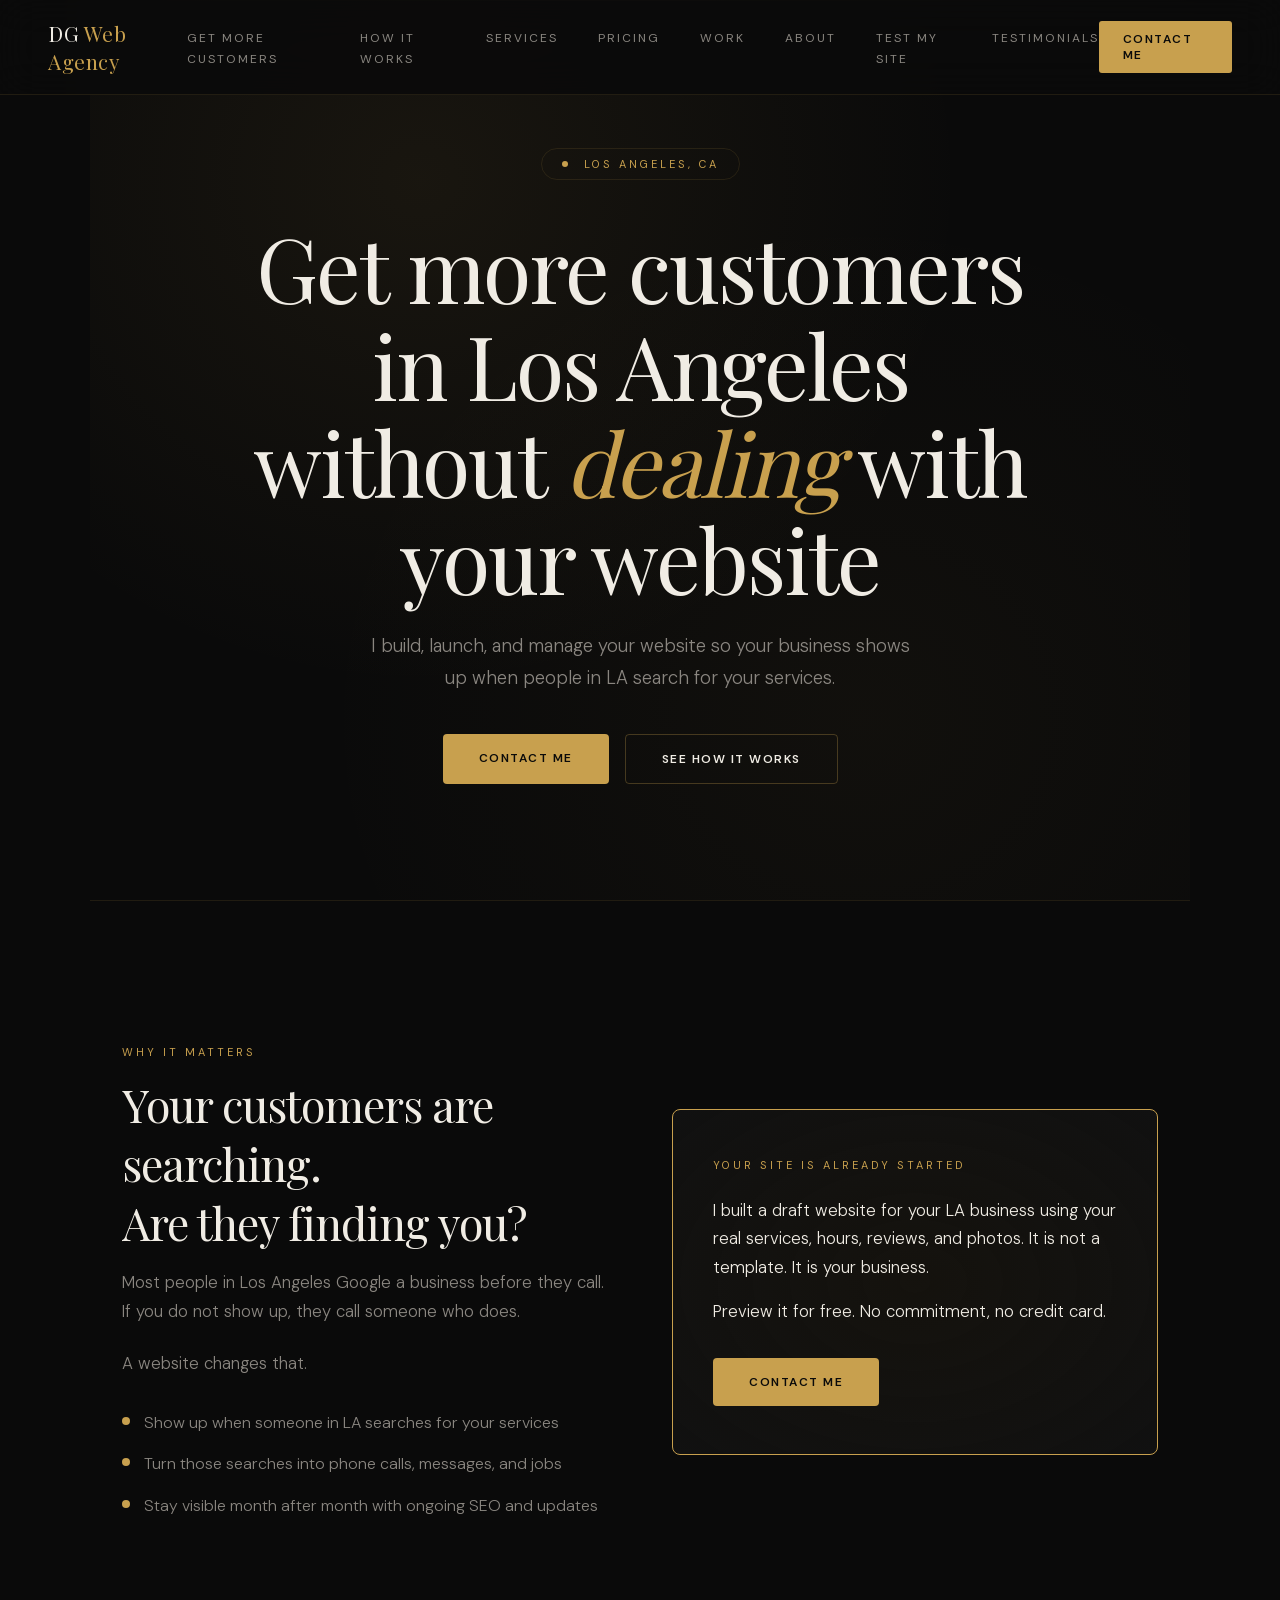
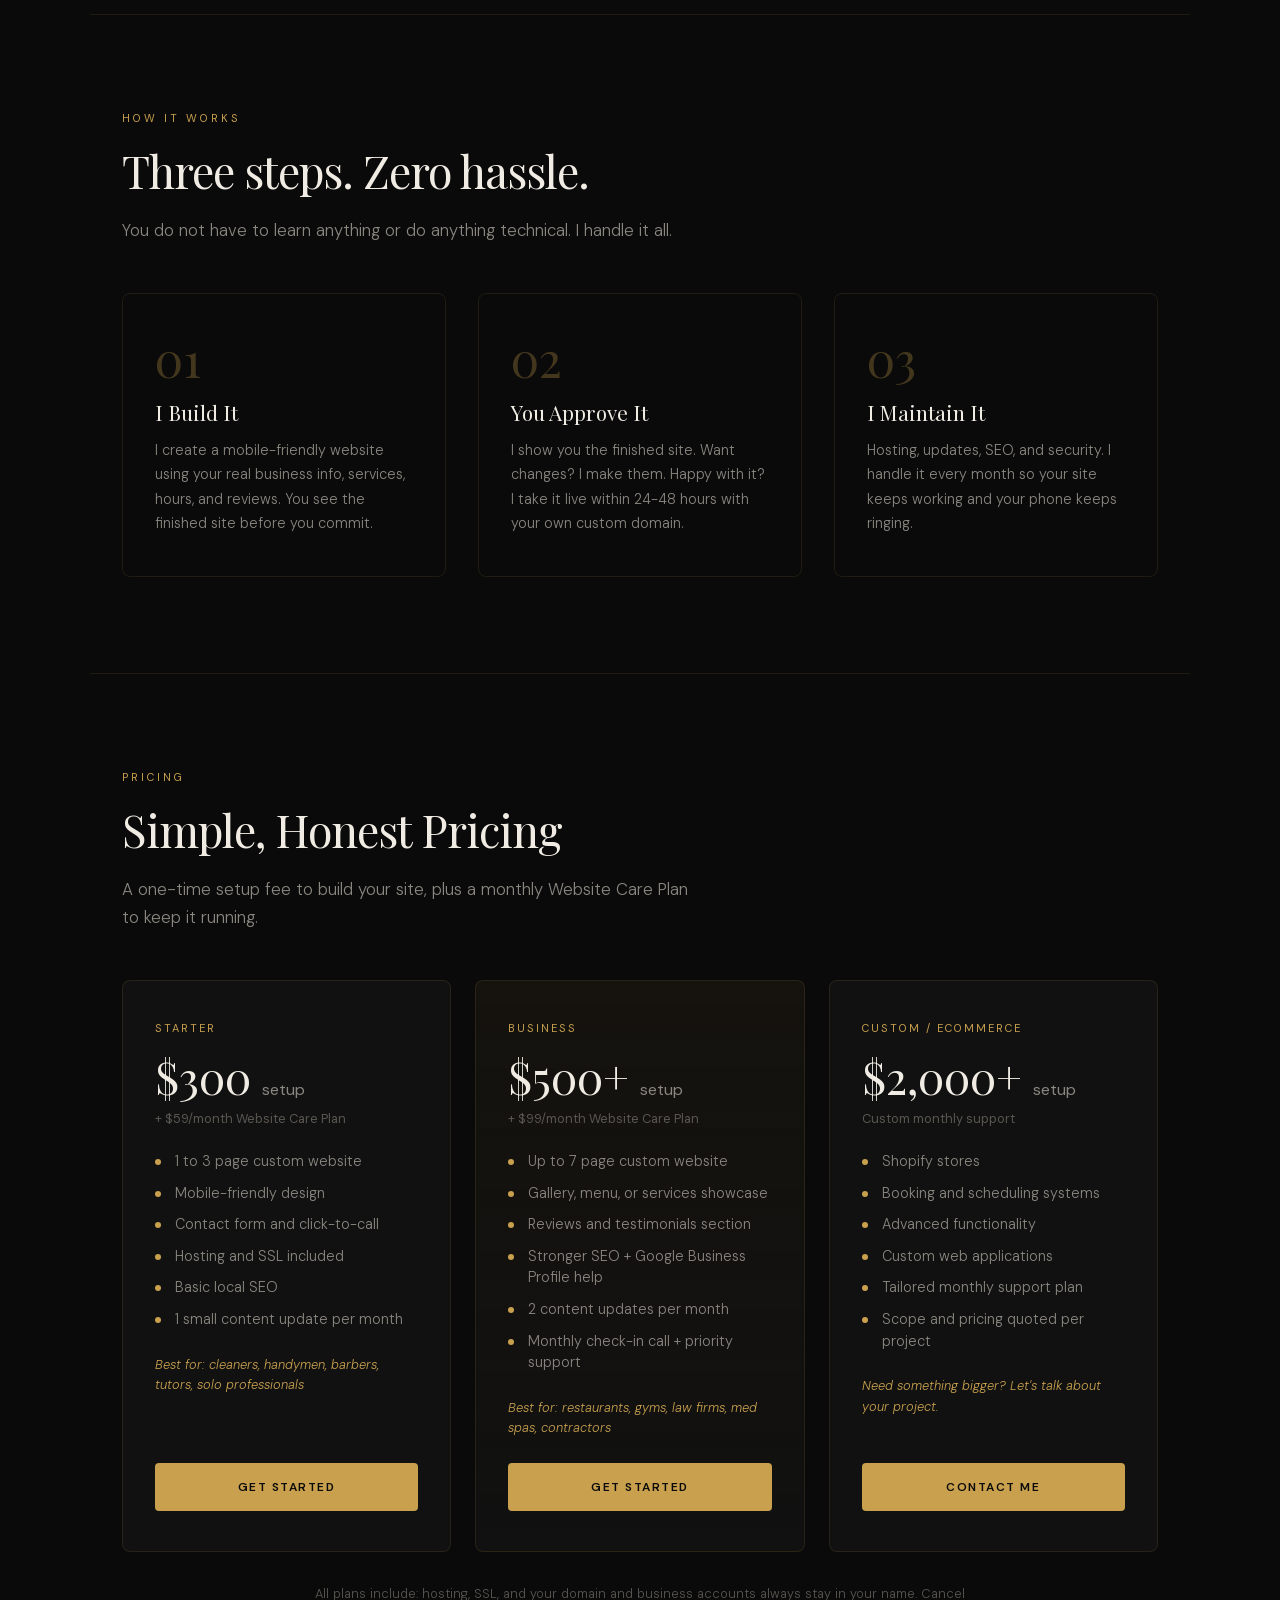
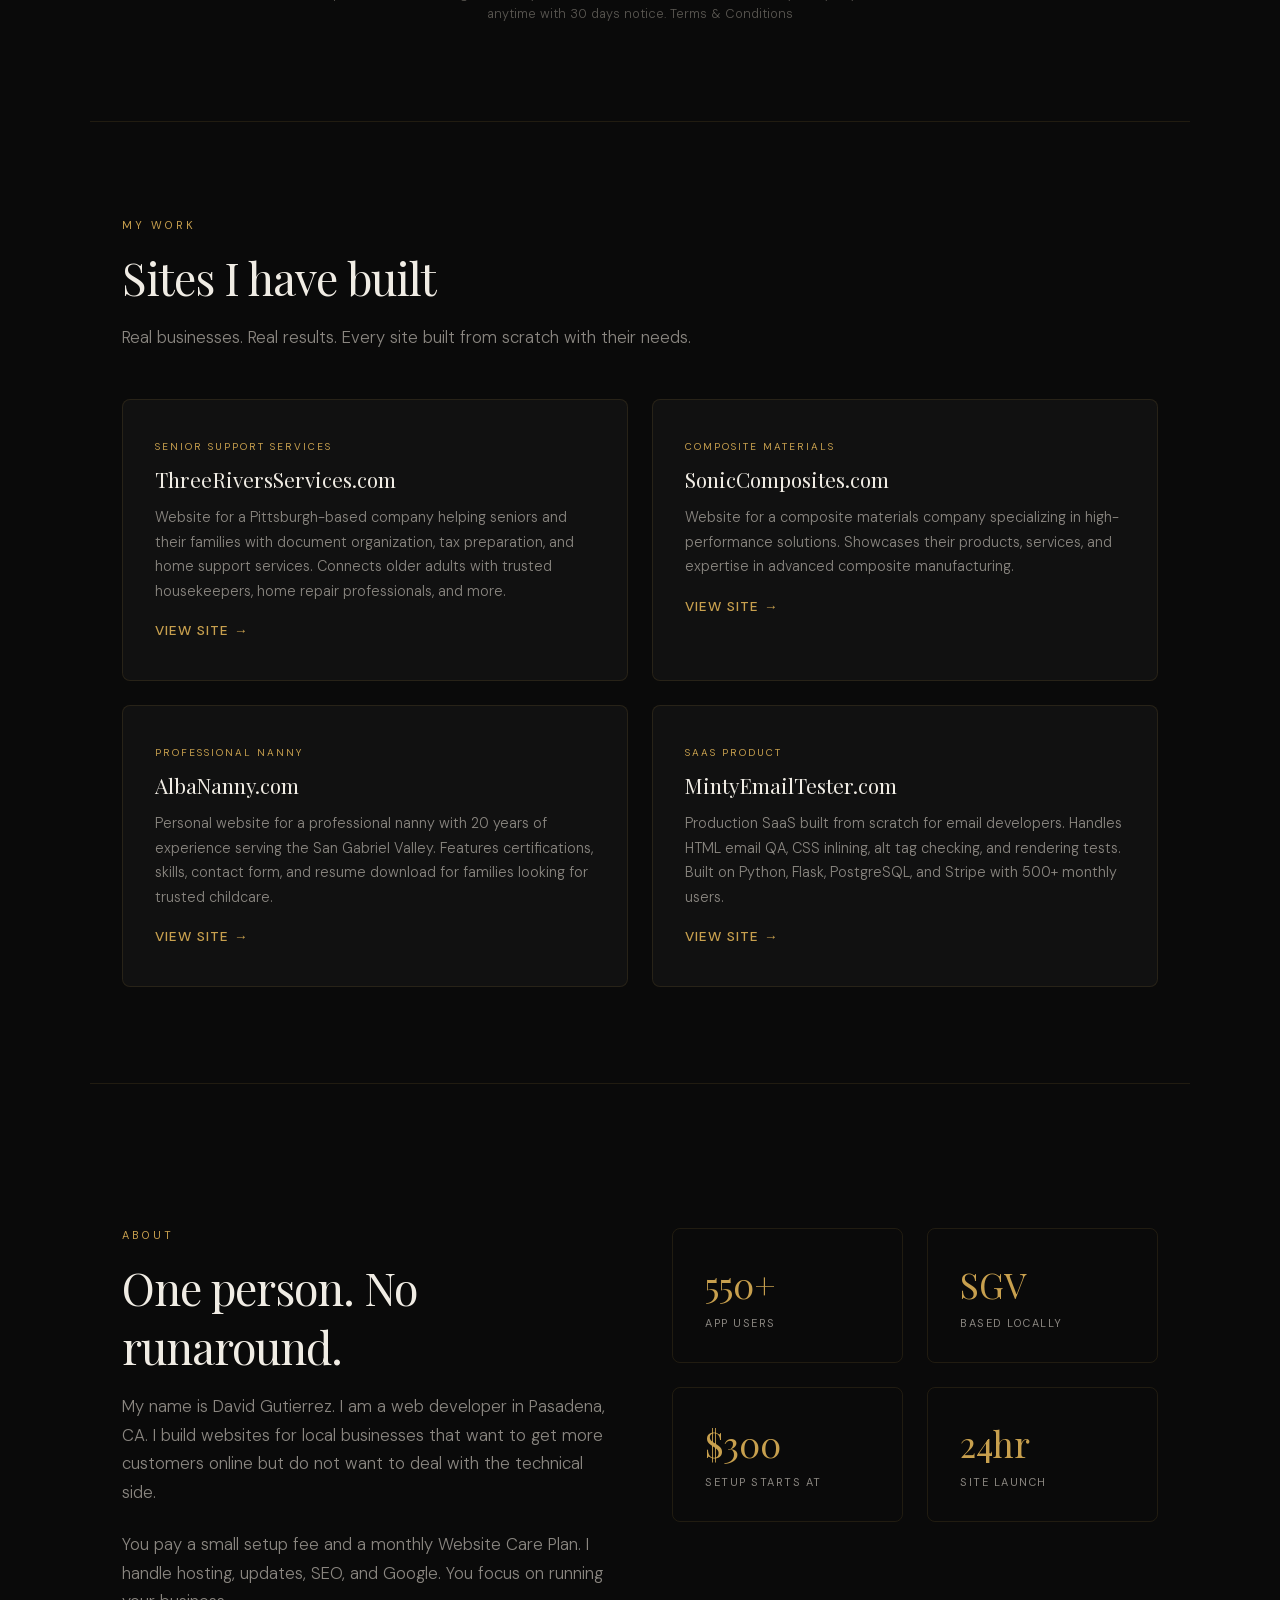
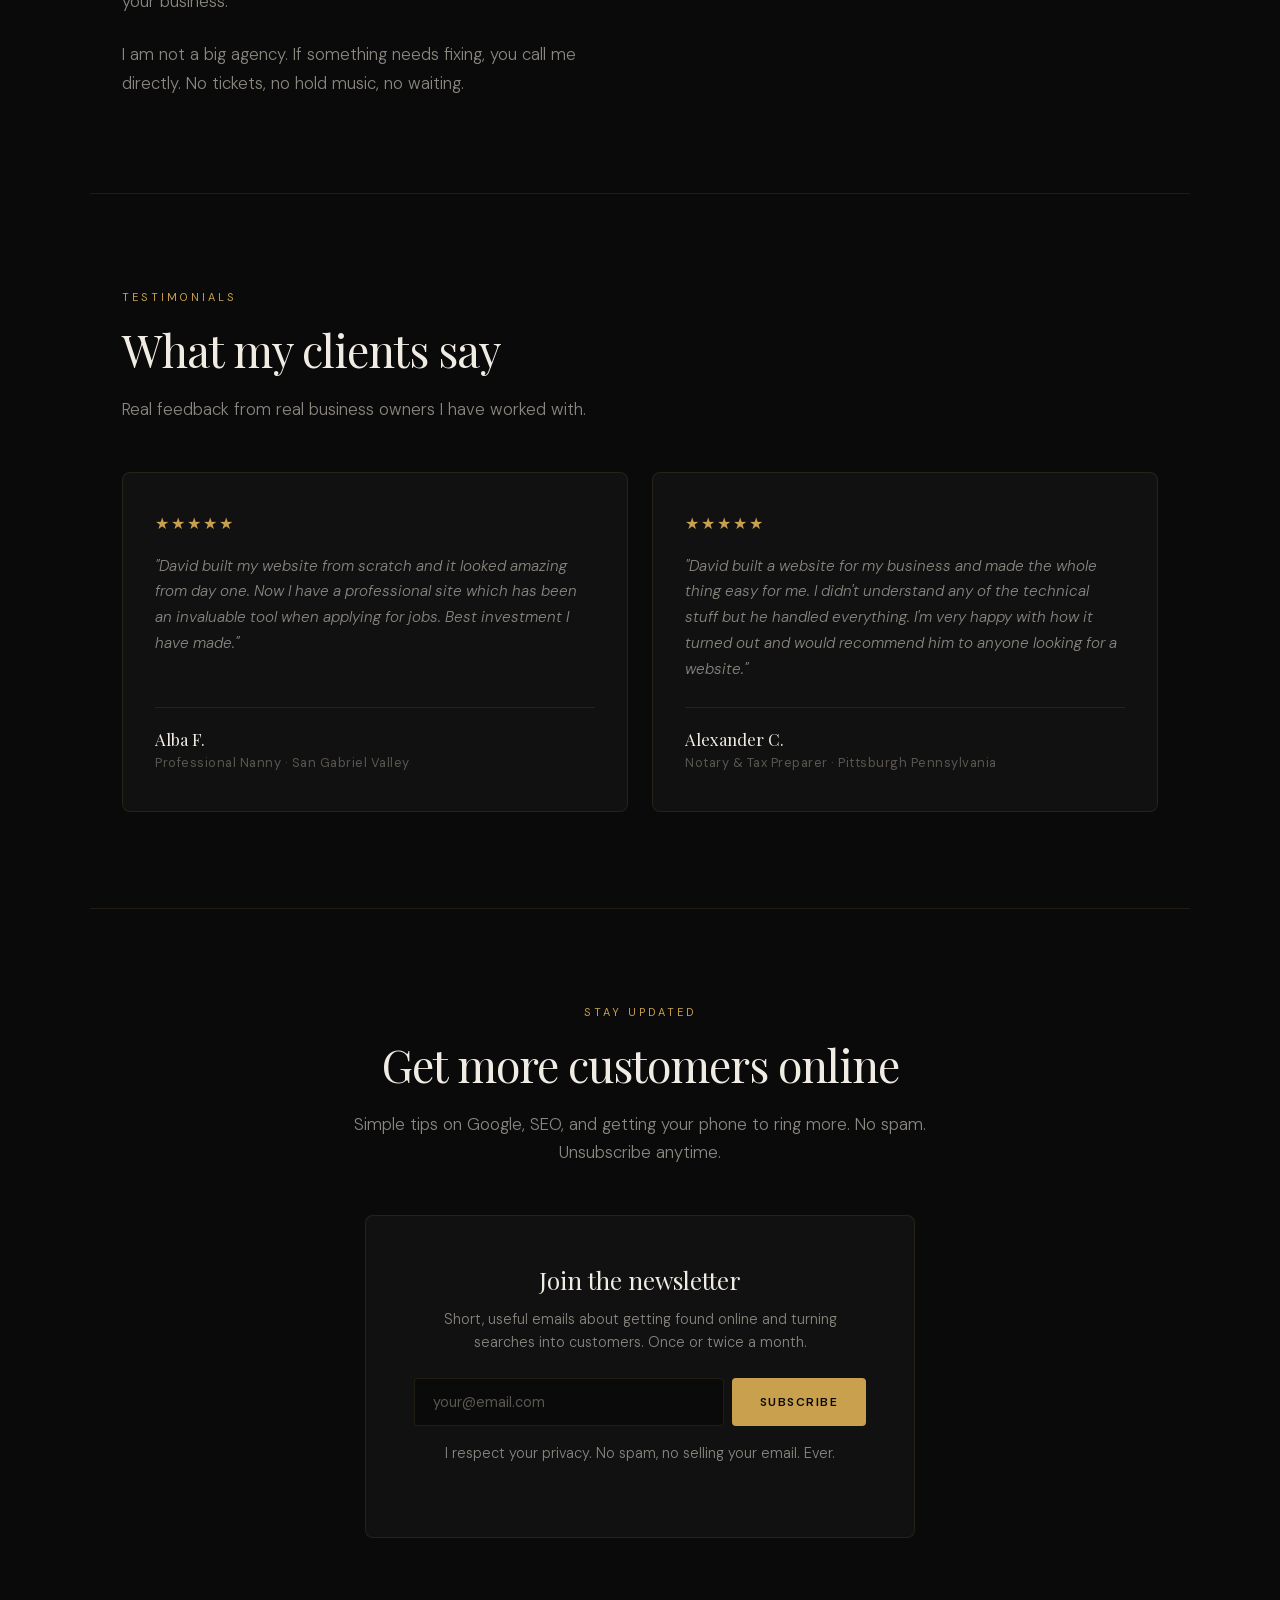
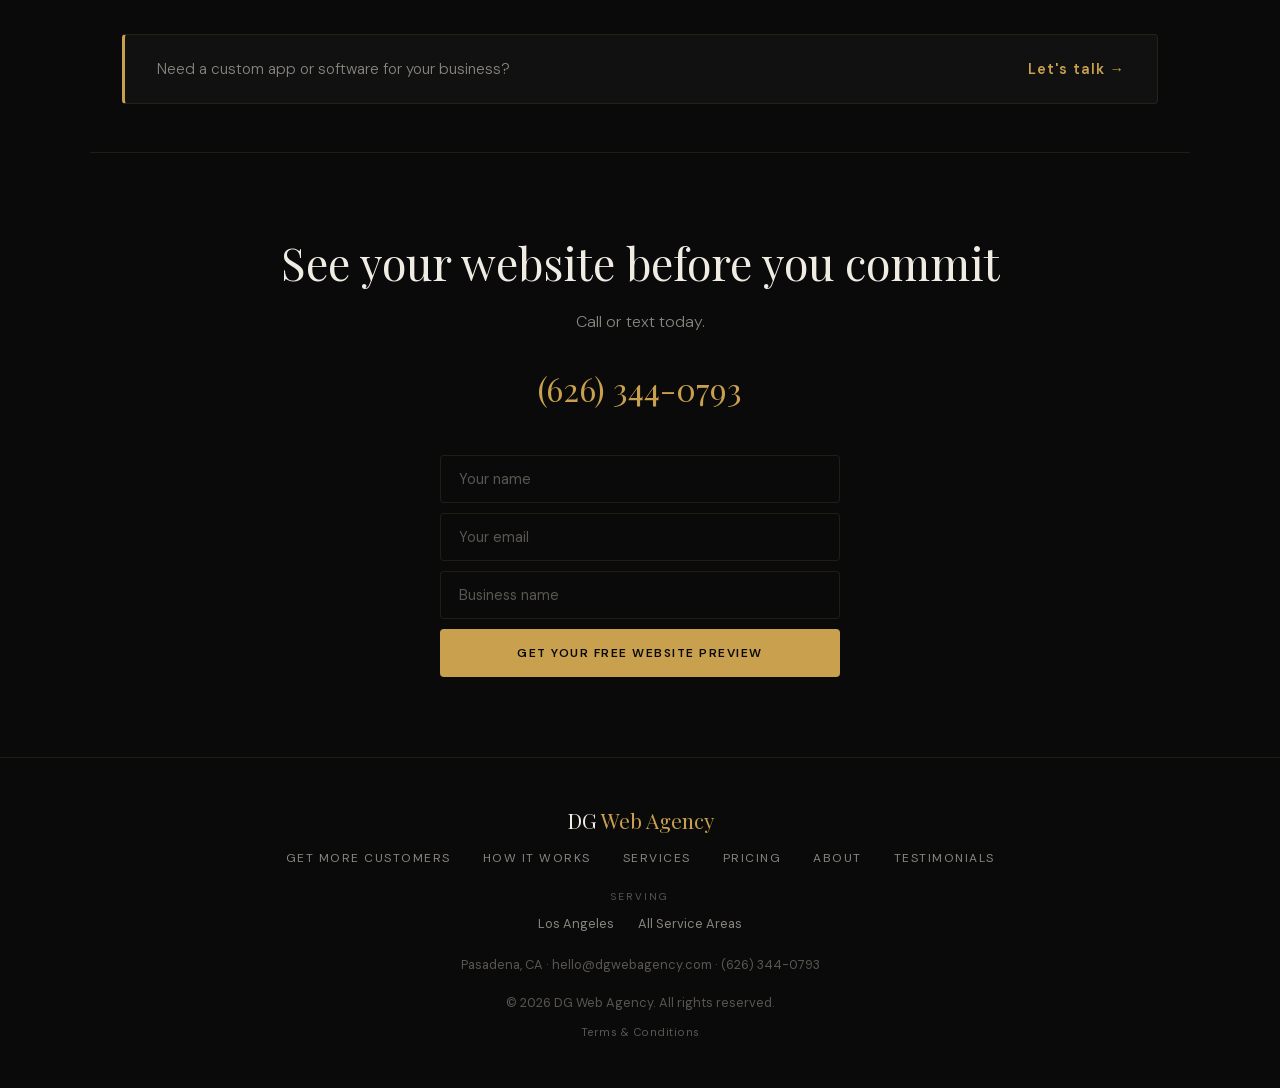
<file: locations/los-angeles.html>
<!DOCTYPE html>
<html lang="en">
<head>
<meta charset="UTF-8">
<meta name="viewport" content="width=device-width, initial-scale=1.0">

<title>Web Design Company in Los Angeles | DG Web Agency</title>
<meta name="description" content="Custom websites for small businesses in Los Angeles. Setup starts at $300, Website Care Plans from $59/month. One developer, everything handled.">
<meta property="og:title" content="DG Web Agency | Website Design for Small Business | Los Angeles, CA">
<meta property="og:description" content="Custom websites for small businesses in Los Angeles. Setup starts at $300, Website Care Plans from $59/month. One developer, everything handled. Serving Los Angeles and surrounding areas.">
<meta name="twitter:title" content="DG Web Agency | Website Design for Small Business | Los Angeles, CA">
<meta name="twitter:description" content="Custom websites for small businesses in Los Angeles. Setup starts at $300, Website Care Plans from $59/month. One developer, everything handled.">
<meta property="og:image" content="https://dgwebagency.com/assets/img/og-image.jpg">
<meta name="twitter:image" content="https://dgwebagency.com/assets/img/og-image.jpg">

<meta property="og:type" content="website">
<meta property="og:url" content="https://dgwebagency.com/locations/los-angeles.html">
<meta property="og:site_name" content="DG Web Agency">
<meta property="og:locale" content="en_US">
<meta name="twitter:card" content="summary_large_image">

<meta name="geo.region" content="US-CA">
<meta name="geo.placename" content="Los Angeles">
<meta name="geo.position" content="34.0522;-118.2437">
<meta name="ICBM" content="34.0522, -118.2437">

<link rel="canonical" href="https://dgwebagency.com/locations/los-angeles.html">
<link rel="icon" type="image/svg+xml" href="../favicon.svg">
<link rel="stylesheet" href="../css/styles.css">

<script type="application/ld+json">
{
  "@context": "https://schema.org",
  "@type": ["ProfessionalService", "LocalBusiness"],
  "@id": "https://dgwebagency.com/#localbusiness",
  "mainEntityOfPage": "https://dgwebagency.com/locations/los-angeles.html",
  "name": "DG Web Agency",
  "alternateName": ["DG Web", "dgwebagency"],
  "url": "https://dgwebagency.com",
  "telephone": "+1-626-344-0793",
  "email": "hello@dgwebagency.com",
  "image": "https://dgwebagency.com/assets/img/og-image.jpg",
  "description": "Custom websites for small businesses in Los Angeles. Setup starts at $300, Website Care Plans from $59/month. Hosting, SSL, local SEO, and ongoing support all included. One developer, everything handled.",
  "parentOrganization": { "@id": "https://dgwebagency.com/#organization" },
  "address": {
    "@type": "PostalAddress",
    "addressLocality": "Pasadena",
    "addressRegion": "CA",
    "addressCountry": "US"
  },
  "geo": {
    "@type": "GeoCoordinates",
    "latitude": 34.0522,
    "longitude": -118.2437
  },
  "areaServed": [
    {"@type": "City", "name": "Los Angeles"},
    {"@type": "City", "name": "Hollywood"},
    {"@type": "City", "name": "Santa Monica"},
    {"@type": "City", "name": "Beverly Hills"},
    {"@type": "City", "name": "West Hollywood"},
    {"@type": "City", "name": "Culver City"},
    {"@type": "City", "name": "Inglewood"},
    {"@type": "City", "name": "Downey"},
    {"@type": "City", "name": "Torrance"},
    {"@type": "City", "name": "Burbank"},
    {"@type": "City", "name": "Glendale"},
    {"@type": "City", "name": "Long Beach"},
    {"@type": "City", "name": "Pasadena"},
    {"@type": "City", "name": "Koreatown"},
    {"@type": "City", "name": "Silver Lake"},
    {"@type": "City", "name": "Echo Park"}
  ],
  "serviceType": [
    "Web Design Company",
    "Web Design for Small Business",
    "Website Development",
    "Local SEO Services",
    "Google Business Profile Optimization",
    "Website Maintenance",
    "Website Care Plan",
    "Mobile Responsive Web Design"
  ],
  "hasOfferCatalog": {
  "@type": "OfferCatalog",
  "name": "Website Plans",
  "itemListElement": [
    {
      "@type": "Offer",
      "name": "Starter",
      "description": "$300 setup plus $59 per month Website Care Plan. 1 to 3 pages, mobile-friendly design, contact form, hosting, SSL, basic local SEO, and 1 small content update per month.",
      "price": "59",
      "priceCurrency": "USD",
      "priceSpecification": {
        "@type": "UnitPriceSpecification",
        "price": "59",
        "priceCurrency": "USD",
        "billingDuration": "P1M",
        "unitText": "month"
      }
    },
    {
      "@type": "Offer",
      "name": "Business",
      "description": "$500 to $1,200 setup plus $99 per month Website Care Plan. Up to 5 to 7 pages, gallery or menu, reviews and testimonials, stronger SEO, Google Business optimization help, and 2 content updates per month.",
      "price": "99",
      "priceCurrency": "USD",
      "priceSpecification": {
        "@type": "UnitPriceSpecification",
        "price": "99",
        "priceCurrency": "USD",
        "billingDuration": "P1M",
        "unitText": "month"
      }
    },
    {
      "@type": "Offer",
      "name": "Custom / Ecommerce",
      "description": "Starting at $2,000 setup with custom monthly support. For Shopify stores, booking systems, advanced functionality, and custom applications."
    }
  ]
},
"priceRange": "$59-$99/month",
  "paymentAccepted": "Credit Card, Debit Card",
  "openingHours": "Mo-Fr 09:00-18:00",
  "aggregateRating": {
    "@type": "AggregateRating",
    "ratingValue": "5",
    "reviewCount": "2"
  }
}
</script>

<script type="application/ld+json">
{
  "@context": "https://schema.org",
  "@type": "BreadcrumbList",
  "itemListElement": [
    {
      "@type": "ListItem",
      "position": 1,
      "name": "Home",
      "item": "https://dgwebagency.com/"
    },
    {
      "@type": "ListItem",
      "position": 2,
      "name": "Service Areas",
      "item": "https://dgwebagency.com/service-areas.html"
    },
    {
      "@type": "ListItem",
      "position": 3,
      "name": "Los Angeles"
    }
  ]
}
</script>
</head>
<body>
<a href="#main" class="skip-link">Skip to content</a>

<nav>
  <a href="/" class="nav-logo">DG <span>Web Agency</span></a>
  <ul class="nav-links">
    <li><a href="#getfound">Get More Customers</a></li>
    <li><a href="#how">How It Works</a></li>
    <li><a href="../services/web-design.html">Services</a></li>
    <li><a href="#pricing">Pricing</a></li>
    <li><a href="#work">Work</a></li>
    <li><a href="../pages/about.html">About</a></li>
    <li><a href="../services/audit.html">Test My Site</a></li>
    <li><a href="#testimonials">Testimonials</a></li>
    <li class="nav-mobile-cta"><a href="#contact">Contact Me</a></li>
  </ul>
  <a href="#contact" class="nav-cta">Contact Me</a>
  <button class="hamburger" aria-label="Open menu" aria-expanded="false">
    <span></span>
    <span></span>
    <span></span>
  </button>
</nav>

<main id="main">
<!-- HERO -->
<section class="hero">
  <div class="hero-badge"><span></span> Los Angeles, CA</div>
  <h1>Get more customers in Los Angeles<br>without <em>dealing</em> with your website</h1>
  <p class="hero-sub">I build, launch, and manage your website so your business shows up when people in LA search for your services.</p>
  <div class="hero-cta-row">
    <a href="#contact" class="btn btn-primary">Contact Me</a>
    <a href="#how" class="btn btn-outline">See How It Works</a>
  </div>
</section>

<!-- GET FOUND SECTION -->
<section class="getfound fade-in" id="getfound">
  <div class="getfound-wrapper">
    <div class="getfound-content">
      <p class="section-label">Why It Matters</p>
      <h2 class="section-title">Your customers are searching.<br>Are they finding you?</h2>
      <p class="section-desc mb-md">
        Most people in Los Angeles Google a business before they call. If you do not show up, they call someone who does.
      </p>
      <p class="section-desc mb-lg">
        A website changes that.
      </p>
      <div class="getfound-points">
        <div class="getfound-point">
          <div class="getfound-dot"></div>
          <p>Show up when someone in LA searches for your services</p>
        </div>
        <div class="getfound-point">
          <div class="getfound-dot"></div>
          <p>Turn those searches into phone calls, messages, and jobs</p>
        </div>
        <div class="getfound-point">
          <div class="getfound-dot"></div>
          <p>Stay visible month after month with ongoing SEO and updates</p>
        </div>
      </div>
    </div>
    <div class="getfound-card">
      <div class="getfound-card-label">Your Site Is Already Started</div>
      <p class="getfound-card-text">I built a draft website for your LA business using your real services, hours, reviews, and photos. It is not a template. It is your business.</p>
      <p class="getfound-card-text">Preview it for free. No commitment, no credit card.</p>
      <a href="#contact" class="btn btn-primary getfound-cta">Contact Me</a>
    </div>
  </div>
</section>


<!-- HOW IT WORKS -->
<section class="how fade-in" id="how">
  <p class="section-label">How It Works</p>
  <h2 class="section-title">Three steps. Zero hassle.</h2>
  <p class="section-desc">You do not have to learn anything or do anything technical. I handle it all.</p>

  <div class="steps-grid">
    <div class="step">
      <div class="step-num">01</div>
      <h3>I Build It</h3>
      <p>I create a mobile-friendly website using your real business info, services, hours, and reviews. You see the finished site before you commit.</p>
    </div>
    <div class="step">
      <div class="step-num">02</div>
      <h3>You Approve It</h3>
      <p>I show you the finished site. Want changes? I make them. Happy with it? I take it live within 24-48 hours with your own custom domain.</p>
    </div>
    <div class="step">
      <div class="step-num">03</div>
      <h3>I Maintain It</h3>
      <p>Hosting, updates, SEO, and security. I handle it every month so your site keeps working and your phone keeps ringing.</p>
    </div>
  </div>
</section>

<!-- PRICING -->
<section class="pricing fade-in" id="pricing">
  <p class="section-label">Pricing</p>
  <h2 class="section-title">Simple, Honest Pricing</h2>
  <p class="section-desc">A one-time setup fee to build your site, plus a monthly Website Care Plan to keep it running.</p>

  <div class="pricing-grid">
    <div class="price-card">
      <div class="price-card-top">
        <div class="price-tier">Starter</div>
        <div class="price-amount">$300 <span>setup</span></div>
        <div class="price-note">+ $59/month Website Care Plan</div>
        <ul class="price-features">
          <li>1 to 3 page custom website</li>
          <li>Mobile-friendly design</li>
          <li>Contact form and click-to-call</li>
          <li>Hosting and SSL included</li>
          <li>Basic local SEO</li>
          <li>1 small content update per month</li>
        </ul>
        <p class="price-best-for">Best for: cleaners, handymen, barbers, tutors, solo professionals</p>
      </div>
      <div class="price-card-bottom">
        <a href="#contact" class="btn btn-primary price-cta">Get Started</a>
      </div>
    </div>

    <div class="price-card featured">
      <div class="price-card-top">
        <div class="price-tier">Business</div>
        <div class="price-amount">$500+ <span>setup</span></div>
        <div class="price-note">+ $99/month Website Care Plan</div>
        <ul class="price-features">
          <li>Up to 7 page custom website</li>
          <li>Gallery, menu, or services showcase</li>
          <li>Reviews and testimonials section</li>
          <li>Stronger SEO + Google Business Profile help</li>
          <li>2 content updates per month</li>
          <li>Monthly check-in call + priority support</li>
        </ul>
        <p class="price-best-for">Best for: restaurants, gyms, law firms, med spas, contractors</p>
      </div>
      <div class="price-card-bottom">
        <a href="#contact" class="btn btn-primary price-cta">Get Started</a>
      </div>
    </div>

    <div class="price-card">
      <div class="price-card-top">
        <div class="price-tier">Custom / Ecommerce</div>
        <div class="price-amount">$2,000+ <span>setup</span></div>
        <div class="price-note">Custom monthly support</div>
        <ul class="price-features">
          <li>Shopify stores</li>
          <li>Booking and scheduling systems</li>
          <li>Advanced functionality</li>
          <li>Custom web applications</li>
          <li>Tailored monthly support plan</li>
          <li>Scope and pricing quoted per project</li>
        </ul>
        <p class="price-best-for">Need something bigger? Let's talk about your project.</p>
      </div>
      <div class="price-card-bottom">
        <a href="#contact" class="btn btn-primary price-cta">Contact Me</a>
      </div>
    </div>
  </div>
  <p class="pricing-shared">All plans include: hosting, SSL, and your domain and business accounts always stay in your name. Cancel anytime with 30 days notice. <a href="../pages/terms.html">Terms &amp; Conditions</a></p>
</section>

<!-- WORK -->
<section class="work fade-in" id="work">
  <p class="section-label">My Work</p>
  <h2 class="section-title">Sites I have built</h2>
  <p class="section-desc">Real businesses. Real results. Every site built from scratch with their needs.</p>


  <div class="work-grid">
    <div class="work-card">
      <div class="work-industry">Senior Support Services</div>
      <h3>ThreeRiversServices.com</h3>
      <p>Website for a Pittsburgh-based company helping seniors and their families with document organization, tax preparation, and home support services. Connects older adults with trusted housekeepers, home repair professionals, and more.</p>
      <a href="https://threeriversservices.com" class="work-link" target="_blank" rel="noopener noreferrer">View Site &rarr;</a>
    </div>
    <div class="work-card">
      <div class="work-industry">Composite Materials</div>
      <h3>SonicComposites.com</h3>
      <p>Website for a composite materials company specializing in high-performance solutions. Showcases their products, services, and expertise in advanced composite manufacturing.</p>
      <a href="https://soniccomposites.com" class="work-link" target="_blank" rel="noopener noreferrer">View Site &rarr;</a>
    </div>
    <div class="work-card">
      <div class="work-industry">Professional Nanny</div>
      <h3>AlbaNanny.com</h3>
      <p>Personal website for a professional nanny with 20 years of experience serving the San Gabriel Valley. Features certifications, skills, contact form, and resume download for families looking for trusted childcare.</p>
      <a href="https://albananny.com/" class="work-link" target="_blank" rel="noopener noreferrer">View Site &rarr;</a>
    </div>
    <div class="work-card">
      <div class="work-industry">SaaS Product</div>
      <h3>MintyEmailTester.com</h3>
      <p>Production SaaS built from scratch for email developers. Handles HTML email QA, CSS inlining, alt tag checking, and rendering tests. Built on Python, Flask, PostgreSQL, and Stripe with 500+ monthly users.</p>
      <a href="https://mintyemailtester.com" class="work-link" target="_blank" rel="noopener noreferrer">View Site &rarr;</a>
    </div>
  </div>
</section>

<!-- ABOUT -->
<section class="about fade-in" id="about">
  <div class="about-grid">
    <div>
      <p class="section-label">About</p>
      <h2 class="section-title">One person. No runaround.</h2>
      <p class="section-desc mb-md">
        My name is David Gutierrez. I am a web developer in Pasadena, CA. I build websites for local businesses that want to get more customers online but do not want to deal with the technical side.
      </p>
      <p class="section-desc mb-md">
        You pay a small setup fee and a monthly Website Care Plan. I handle hosting, updates, SEO, and Google. You focus on running your business.
      </p>
      <p class="section-desc">
        I am not a big agency. If something needs fixing, you call me directly. No tickets, no hold music, no waiting.
      </p>
    </div>
    <div class="about-stats">
      <div class="stat">
        <div class="stat-number">550+</div>
        <div class="stat-label">App Users</div>
      </div>
      <div class="stat">
        <div class="stat-number">SGV</div>
        <div class="stat-label">Based Locally</div>
      </div>
      <div class="stat">
        <div class="stat-number">$300</div>
        <div class="stat-label">Setup Starts At</div>
      </div>
      <div class="stat">
        <div class="stat-number">24hr</div>
        <div class="stat-label">Site Launch</div>
      </div>
    </div>
  </div>
</section>

<!-- TESTIMONIALS -->
<section class="testimonials fade-in" id="testimonials">
  <p class="section-label">Testimonials</p>
  <h2 class="section-title">What my clients say</h2>
  <p class="section-desc">Real feedback from real business owners I have worked with.</p>

  <div class="testimonials-grid">
    <div class="testimonial-card">
      <div class="testimonial-stars">&#9733;&#9733;&#9733;&#9733;&#9733;</div>
      <p class="testimonial-text">"David built my website from scratch and it looked amazing from day one. Now I have a professional site which has been an invaluable tool when applying for jobs. Best investment I have made."</p>
      <div class="testimonial-author">
        <div class="testimonial-name">Alba F.</div>
        <div class="testimonial-role">Professional Nanny &middot; San Gabriel Valley</div>
      </div>
    </div>
    <div class="testimonial-card">
      <div class="testimonial-stars">&#9733;&#9733;&#9733;&#9733;&#9733;</div>
      <p class="testimonial-text">"David built a website for my business and made the whole thing easy for me. I didn't understand any of the technical stuff but he handled everything. I'm very happy with how it turned out and would recommend him to anyone looking for a website."</p>
      <div class="testimonial-author">
        <div class="testimonial-name">Alexander C.</div>
        <div class="testimonial-role">Notary &amp; Tax Preparer &middot; Pittsburgh Pennsylvania</div>
      </div>
    </div>
  </div>
</section>

<!-- NEWSLETTER -->
<section class="newsletter fade-in" id="newsletter">
  <p class="section-label">Stay Updated</p>
  <h2 class="section-title">Get more customers online</h2>
  <p class="section-desc newsletter-desc">Simple tips on Google, SEO, and getting your phone to ring more. No spam. Unsubscribe anytime.</p>

  <div class="newsletter-box">
  <h3>Join the newsletter</h3>
  <p>Short, useful emails about getting found online and turning searches into customers. Once or twice a month.</p>
  <form class="newsletter-form" id="newsletterForm" action="https://formspree.io/f/xqegzkbp" method="POST">
    <input type="hidden" name="_subject" value="New Newsletter Signup - DG Web Agency">
    <label for="emailInput" class="sr-only">Email address</label>
    <input type="email" name="email" id="emailInput" placeholder="your@email.com" class="form-input" required>
    <button type="submit">Subscribe</button>
  </form>
  <div class="newsletter-success" id="newsletterSuccess">
    Thanks for subscribing! Check your inbox soon.
  </div>
  <p class="newsletter-privacy">I respect your privacy. No spam, no selling your email. Ever.</p>
</div>
</section>

<!-- CUSTOM SOFTWARE -->
<section class="software fade-in" id="software">
  <div class="software-bar">
    <p>Need a custom app or software for your business?</p>
    <a href="tel:+16263440793" class="software-link">Let's talk &rarr;</a>
  </div>
</section>

<!-- CTA -->
<div class="cta-banner fade-in" id="contact">
  <h2>See your website before you commit</h2>
  <p>Call or text today.</p>
  <a href="tel:+16263440793" class="cta-phone">(626) 344-0793</a>
  <br><br>
  <form action="https://formspree.io/f/xqegzkbp" method="POST" id="contactForm">
    <input type="hidden" name="_subject" value="New Lead - DG Web Agency">
    <label for="contactName" class="sr-only">Your name</label>
    <input type="text" id="contactName" name="name" placeholder="Your name" class="form-input" required>
    <label for="contactEmail" class="sr-only">Your email</label>
    <input type="email" id="contactEmail" name="email" placeholder="Your email" class="form-input" required>
    <label for="contactBusiness" class="sr-only">Business name</label>
    <input type="text" id="contactBusiness" name="business" placeholder="Business name" class="form-input">
    <button type="submit" class="btn btn-primary">Get Your Free Website Preview</button>
  </form>
</div>
</main>

<!-- FOOTER -->
<footer>
  <div class="footer-logo">DG <span>Web Agency</span></div>
  <div class="footer-links">
    <a href="#getfound">Get More Customers</a>
    <a href="#how">How It Works</a>
    <a href="../services/web-design.html">Services</a>
    <a href="#pricing">Pricing</a>
    <a href="../pages/about.html">About</a>
    <a href="#testimonials">Testimonials</a>
  </div>
  <div class="footer-locations">
    <p class="footer-locations-label">Serving</p>
    <a href="los-angeles.html">Los Angeles</a>
    <a href="../service-areas.html">All Service Areas</a>
  </div>
  <p>Pasadena, CA &middot;  hello@dgwebagency.com &middot; (626) 344-0793</p>
  <br>
  <p>&copy; 2026 DG Web Agency. All rights reserved.</p>
  <p class="footer-terms"><a href="../pages/terms.html">Terms &amp; Conditions</a></p>
</footer>


<script src="../js/main.js" defer></script>


</body>
</html>
</file>
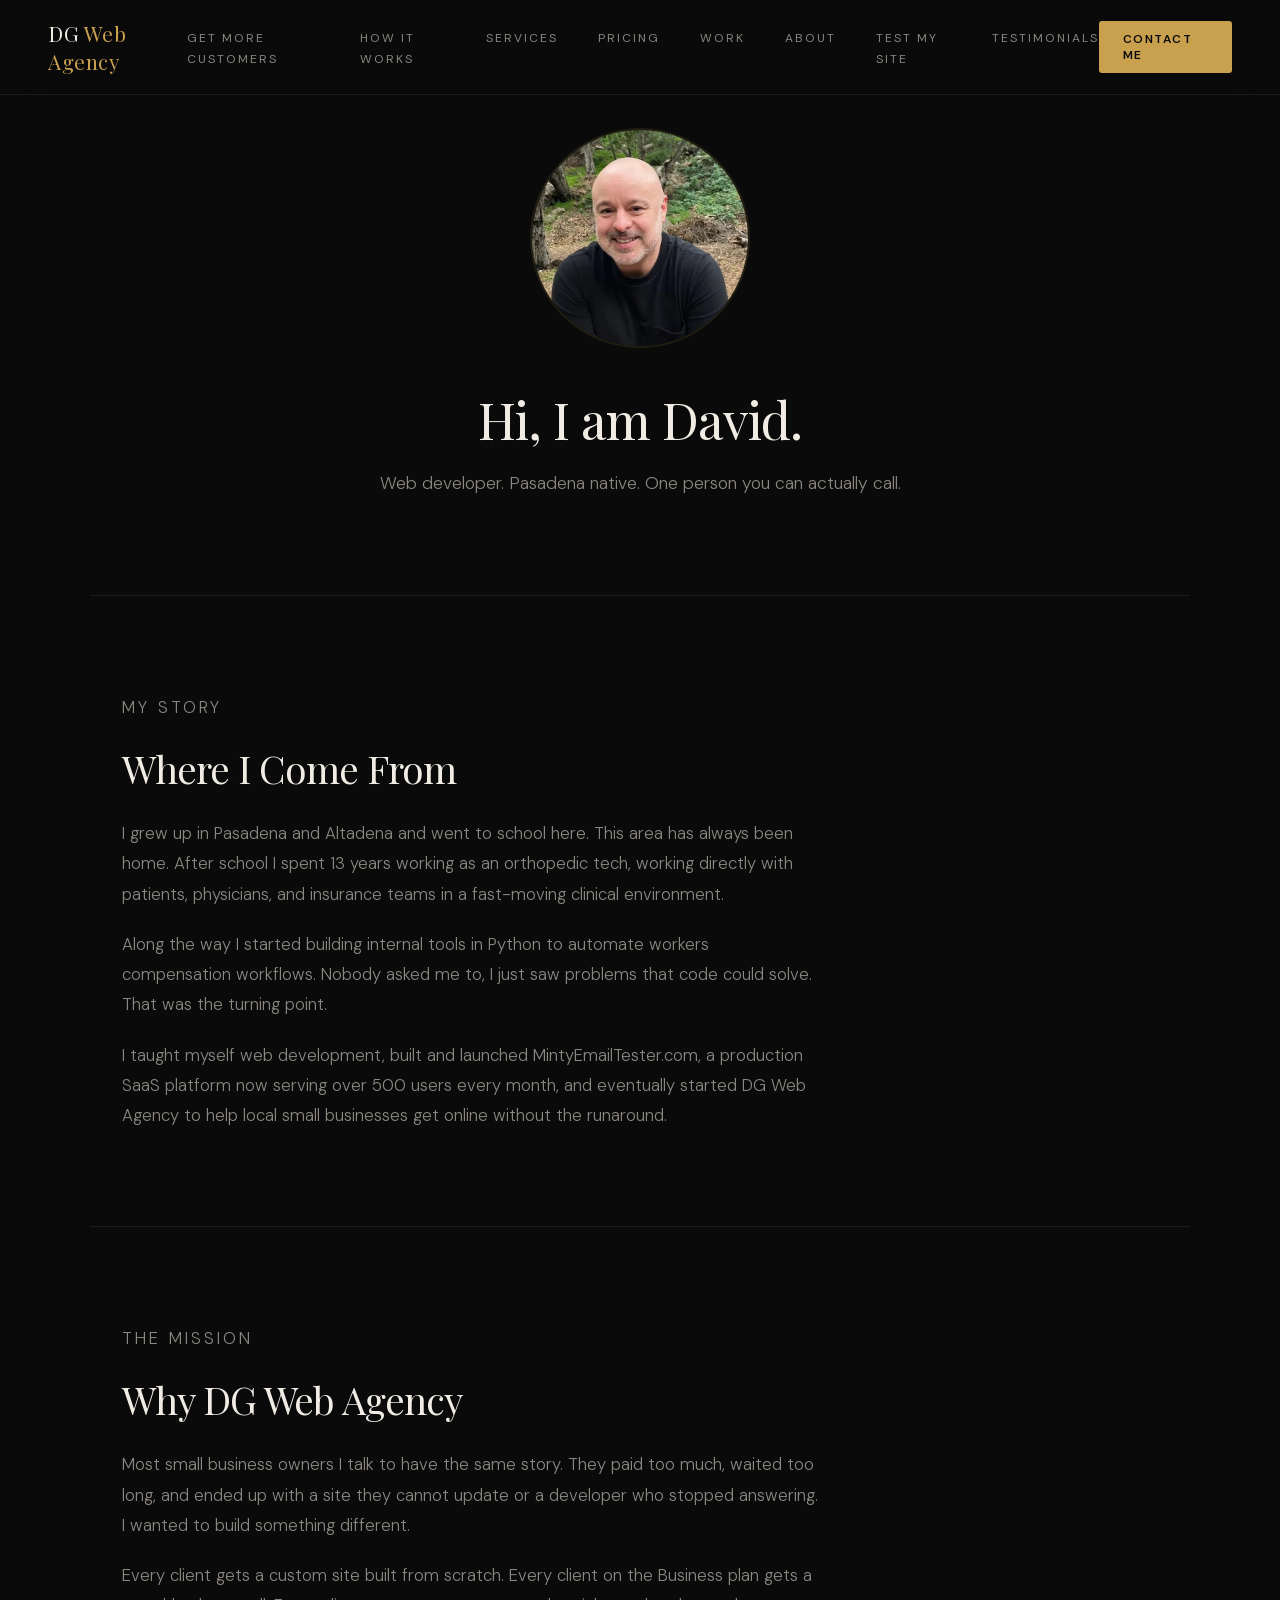
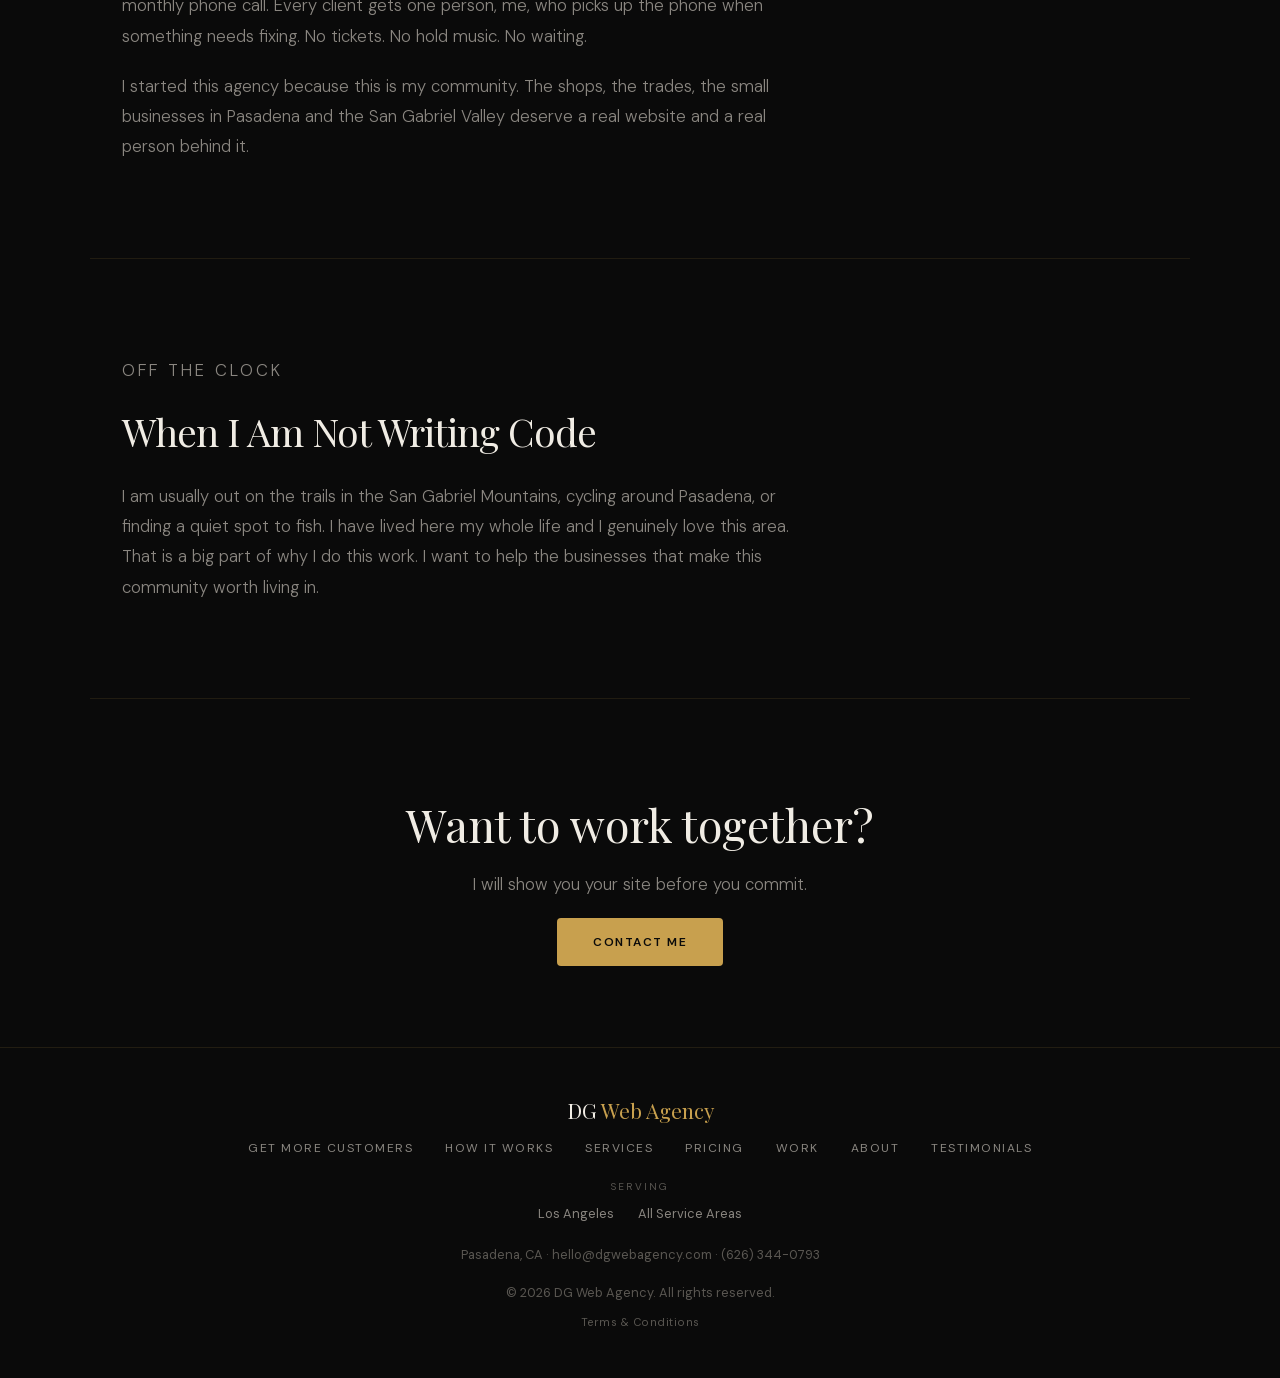
<file: pages/about.html>
<!DOCTYPE html>
<html lang="en">
<head>
<meta charset="UTF-8">
<meta name="viewport" content="width=device-width, initial-scale=1.0">

<title>About David Gutierrez, Pasadena Developer | DG Web Agency</title>
<meta name="description" content="Meet David Gutierrez, the developer behind DG Web Agency. Based in Pasadena, CA, building custom websites for local small businesses. One person, no runaround.">
<meta name="keywords" content="DG Web Agency, about DG Web Agency, David Gutierrez web developer, Pasadena web designer, local web developer Pasadena CA, small business web design">
<meta name="author" content="DG Web Agency">
<meta name="robots" content="index, follow">
<link rel="canonical" href="https://dgwebagency.com/pages/about.html">

<meta property="og:title" content="About | DG Web Agency">
<meta property="og:description" content="Meet David Gutierrez, the developer behind DG Web Agency. One person, no runaround. Custom websites for local small businesses in Pasadena and the San Gabriel Valley.">
<meta property="og:type" content="website">
<meta property="og:url" content="https://dgwebagency.com/pages/about.html">
<meta property="og:image" content="https://dgwebagency.com/assets/img/og-image.jpg">
<meta property="og:site_name" content="DG Web Agency">
<meta property="og:locale" content="en_US">

<meta name="twitter:card" content="summary">
<meta name="twitter:title" content="About | DG Web Agency">
<meta name="twitter:description" content="Meet David Gutierrez, the developer behind DG Web Agency. One person, no runaround. Custom websites for local small businesses.">

<meta name="geo.region" content="US-CA">
<meta name="geo.placename" content="Pasadena">
<meta name="geo.position" content="34.1478;-118.1445">
<meta name="ICBM" content="34.1478, -118.1445">

<link rel="icon" type="image/svg+xml" href="../favicon.svg">
<link rel="stylesheet" href="../css/styles.css">
</head>
<body>
<a href="#main" class="skip-link">Skip to content</a>

<nav>
  <a href="/" class="nav-logo">DG <span>Web Agency</span></a>
  <ul class="nav-links">
    <li><a href="../index.html#getfound">Get More Customers</a></li>
    <li><a href="../index.html#how">How It Works</a></li>
    <li><a href="../services/web-design.html">Services</a></li>
    <li><a href="../index.html#pricing">Pricing</a></li>
    <li><a href="../index.html#work">Work</a></li>
    <li><a href="about.html">About</a></li>
    <li><a href="../services/audit.html">Test My Site</a></li>
    <li><a href="../index.html#testimonials">Testimonials</a></li>
    <li class="nav-mobile-cta"><a href="../index.html#contact">Contact Me</a></li>
  </ul>
  <a href="../index.html#contact" class="nav-cta">Contact Me</a>
  <button class="hamburger" aria-label="Open menu" aria-expanded="false">
    <span></span>
    <span></span>
    <span></span>
  </button>
</nav>

<main id="main">

<!-- HERO -->
<section class="about-page-hero fade-in">
  <img src="../assets/img/david.jpg" alt="David Gutierrez" class="about-page-photo" width="600" height="605">
  <h1>Hi, I am David.</h1>
  <p class="hero-sub">Web developer. Pasadena native. One person you can actually call.</p>
</section>

<!-- MY STORY -->
<section class="about-section fade-in">
  <p class="section-label">My Story</p>
  <h2>Where I Come From</h2>
  <p>I grew up in Pasadena and Altadena and went to school here. This area has always been home. After school I spent 13 years working as an orthopedic tech, working directly with patients, physicians, and insurance teams in a fast-moving clinical environment.</p>
  <p>Along the way I started building internal tools in Python to automate workers compensation workflows. Nobody asked me to, I just saw problems that code could solve. That was the turning point.</p>
  <p>I taught myself web development, built and launched MintyEmailTester.com, a production SaaS platform now serving over 500 users every month, and eventually started DG Web Agency to help local small businesses get online without the runaround.</p>
</section>

<!-- WHY I STARTED THIS -->
<section class="about-section fade-in">
  <p class="section-label">The Mission</p>
  <h2>Why DG Web Agency</h2>
  <p>Most small business owners I talk to have the same story. They paid too much, waited too long, and ended up with a site they cannot update or a developer who stopped answering. I wanted to build something different.</p>
  <p>Every client gets a custom site built from scratch. Every client on the Business plan gets a monthly phone call. Every client gets one person, me, who picks up the phone when something needs fixing. No tickets. No hold music. No waiting.</p>
  <p>I started this agency because this is my community. The shops, the trades, the small businesses in Pasadena and the San Gabriel Valley deserve a real website and a real person behind it.</p>
</section>

<!-- OUTSIDE OF WORK -->
<section class="about-section fade-in">
  <p class="section-label">Off the Clock</p>
  <h2>When I Am Not Writing Code</h2>
  <p>I am usually out on the trails in the San Gabriel Mountains, cycling around Pasadena, or finding a quiet spot to fish. I have lived here my whole life and I genuinely love this area. That is a big part of why I do this work. I want to help the businesses that make this community worth living in.</p>
</section>

<!-- CTA -->
<section class="about-cta fade-in">
  <h2>Want to work together?</h2>
  <p>I will show you your site before you commit.</p>
  <a href="../index.html#contact" class="btn btn-primary">Contact Me</a>
</section>

</main>

<footer>
  <div class="footer-logo">DG <span>Web Agency</span></div>
  <div class="footer-links">
    <a href="../index.html#getfound">Get More Customers</a>
    <a href="../index.html#how">How It Works</a>
    <a href="../services/web-design.html">Services</a>
    <a href="../index.html#pricing">Pricing</a>
    <a href="../index.html#work">Work</a>
    <a href="about.html">About</a>
    <a href="../index.html#testimonials">Testimonials</a>
  </div>
  <div class="footer-locations">
    <p class="footer-locations-label">Serving</p>
    <a href="../locations/los-angeles.html">Los Angeles</a>
    <a href="../service-areas.html">All Service Areas</a>
  </div>
  <p>Pasadena, CA &middot; hello@dgwebagency.com &middot; (626) 344-0793</p>
  <br>
  <p>&copy; 2026 DG Web Agency. All rights reserved.</p>
  <p class="footer-terms"><a href="terms.html">Terms &amp; Conditions</a></p>
</footer>

<script src="../js/main.js" defer></script>

</body>
</html>
</file>
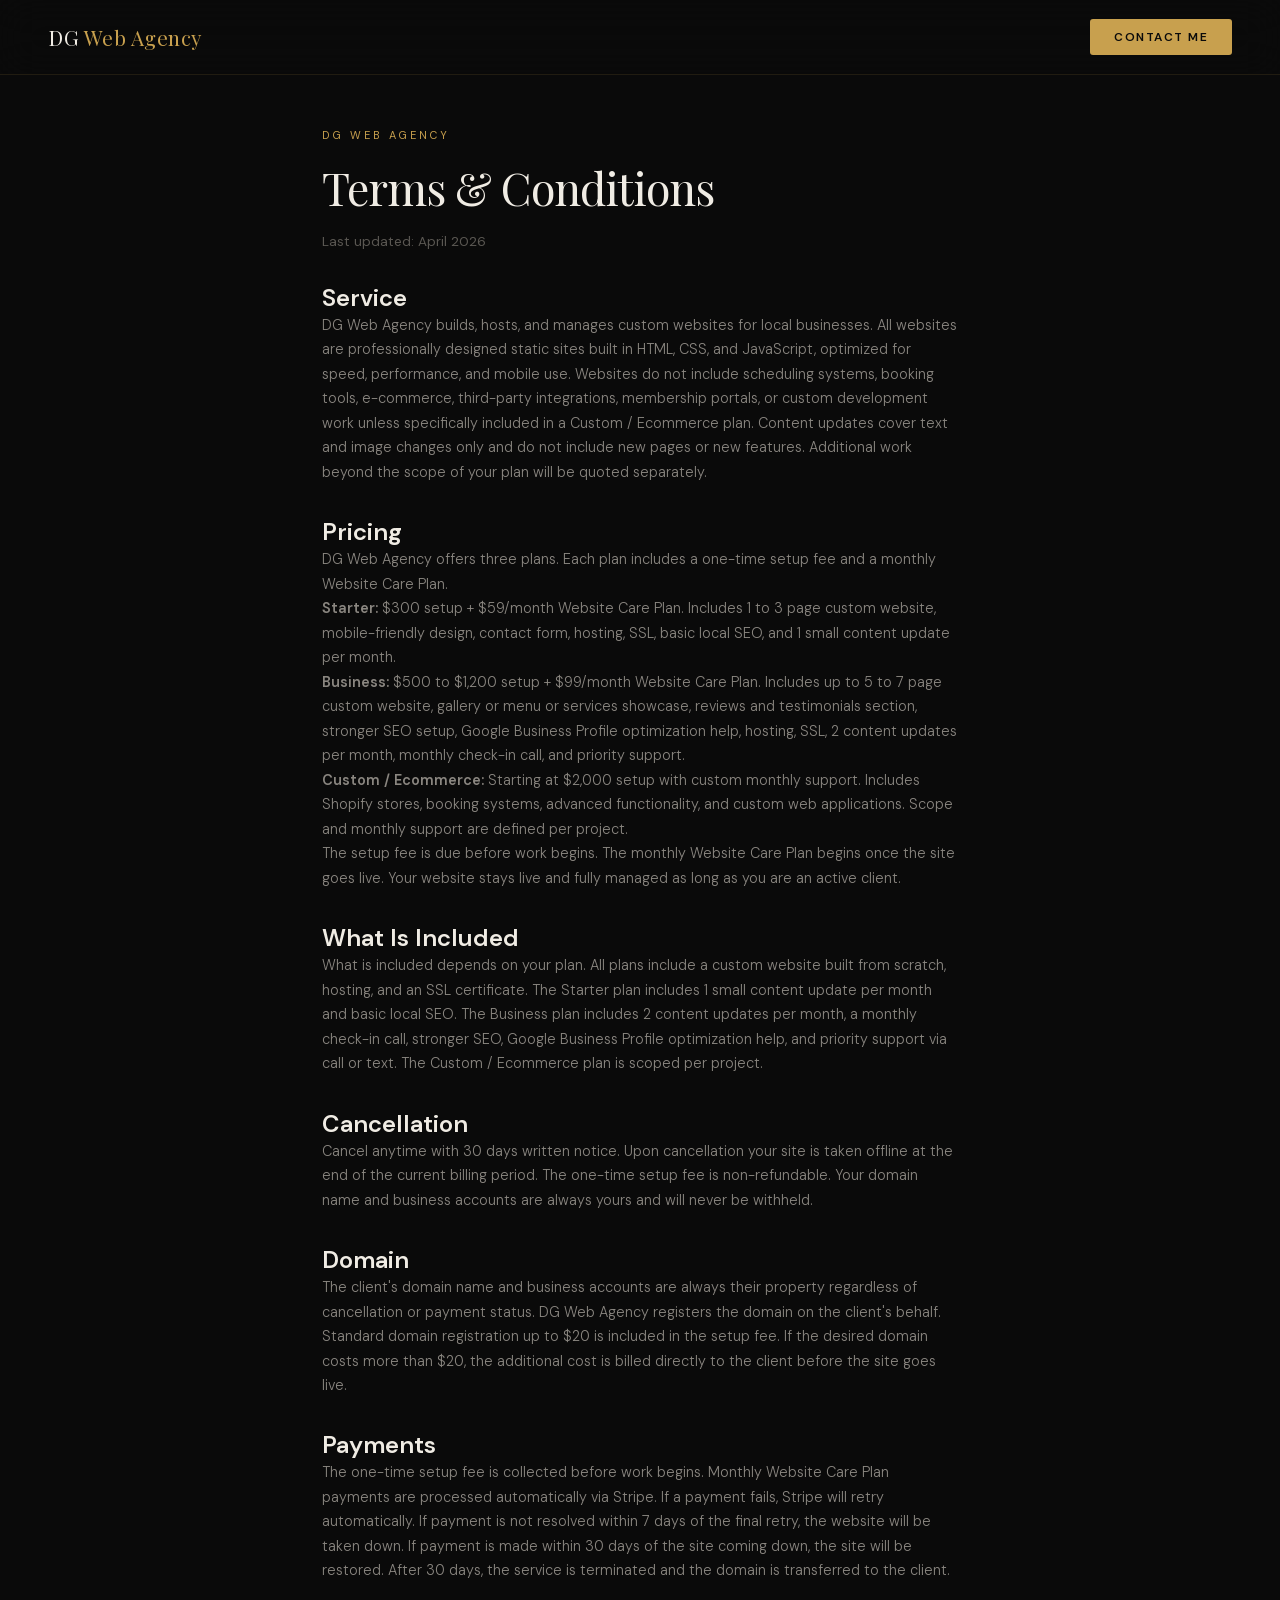
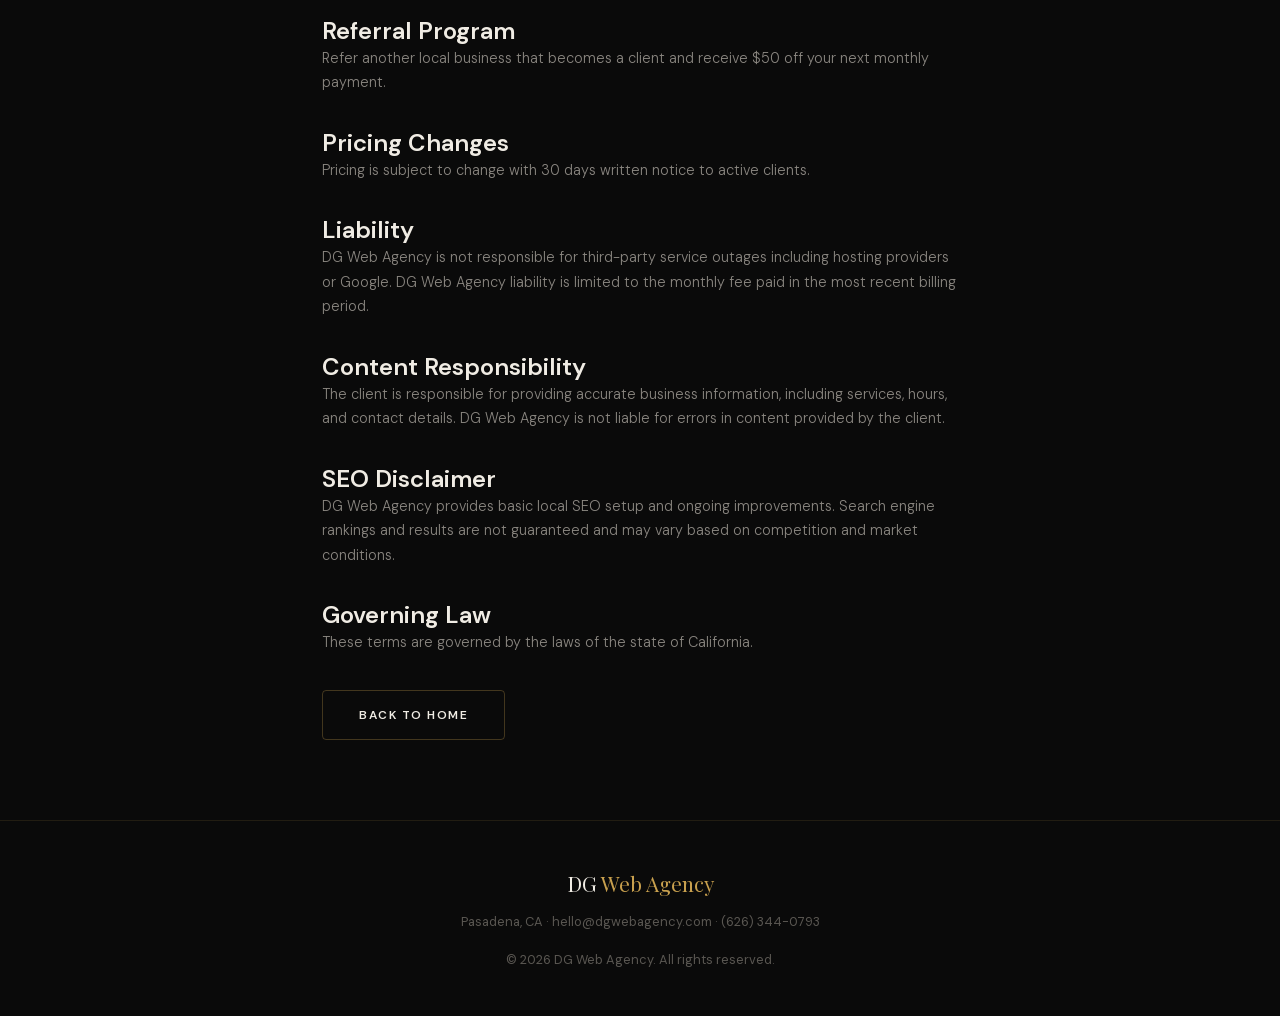
<file: pages/terms.html>
<!DOCTYPE html>
<html lang="en">
<head>
<meta charset="UTF-8">
<meta name="viewport" content="width=device-width, initial-scale=1.0">
<title>Terms and Conditions for Website Services | DG Web Agency</title>
<meta name="description" content="Read the terms and conditions for DG Web Agency website services. Covers pricing, cancellation, payments, domain ownership, content updates, and liability.">
<meta property="og:title" content="Terms and Conditions | DG Web Agency">
<meta property="og:description" content="Read the terms and conditions for DG Web Agency website services. Covers pricing, cancellation, payments, domain ownership, and liability.">
<meta property="og:type" content="website">
<meta property="og:url" content="https://dgwebagency.com/pages/terms.html">
<meta property="og:image" content="https://dgwebagency.com/assets/img/og-image.jpg">

<meta name="robots" content="noindex, nofollow">
<link rel="canonical" href="https://dgwebagency.com/pages/terms.html">
<link rel="icon" type="image/svg+xml" href="../favicon.svg">
<link rel="stylesheet" href="../css/styles.css">
</head>
<body>
<a href="#main" class="skip-link">Skip to content</a>

<nav>
  <a href="/" class="nav-logo">DG <span>Web Agency</span></a>
  <a href="../index.html#contact" class="nav-cta">Contact Me</a>
</nav>

<main id="main">
<section class="terms-page">
  <p class="section-label">DG Web Agency</p>
  <h1 class="section-title">Terms &amp; Conditions</h1>
  <p class="terms-updated">Last updated: April 2026</p>

  <div class="terms-content">
    <div class="terms-item">
      <h2>Service</h2>
      <p>DG Web Agency builds, hosts, and manages custom websites for local businesses. All websites are professionally designed static sites built in HTML, CSS, and JavaScript, optimized for speed, performance, and mobile use. Websites do not include scheduling systems, booking tools, e-commerce, third-party integrations, membership portals, or custom development work unless specifically included in a Custom / Ecommerce plan. Content updates cover text and image changes only and do not include new pages or new features. Additional work beyond the scope of your plan will be quoted separately.</p>
    </div>

    <div class="terms-item">
      <h2>Pricing</h2>
      <p>DG Web Agency offers three plans. Each plan includes a one-time setup fee and a monthly Website Care Plan.</p>
      <p><strong>Starter:</strong> $300 setup + $59/month Website Care Plan. Includes 1 to 3 page custom website, mobile-friendly design, contact form, hosting, SSL, basic local SEO, and 1 small content update per month.</p>
      <p><strong>Business:</strong> $500 to $1,200 setup + $99/month Website Care Plan. Includes up to 5 to 7 page custom website, gallery or menu or services showcase, reviews and testimonials section, stronger SEO setup, Google Business Profile optimization help, hosting, SSL, 2 content updates per month, monthly check-in call, and priority support.</p>
      <p><strong>Custom / Ecommerce:</strong> Starting at $2,000 setup with custom monthly support. Includes Shopify stores, booking systems, advanced functionality, and custom web applications. Scope and monthly support are defined per project.</p>
      <p>The setup fee is due before work begins. The monthly Website Care Plan begins once the site goes live. Your website stays live and fully managed as long as you are an active client.</p>
    </div>

    <div class="terms-item">
      <h2>What Is Included</h2>
      <p>What is included depends on your plan. All plans include a custom website built from scratch, hosting, and an SSL certificate. The Starter plan includes 1 small content update per month and basic local SEO. The Business plan includes 2 content updates per month, a monthly check-in call, stronger SEO, Google Business Profile optimization help, and priority support via call or text. The Custom / Ecommerce plan is scoped per project.</p>
    </div>

    <div class="terms-item">
      <h2>Cancellation</h2>
      <p>Cancel anytime with 30 days written notice. Upon cancellation your site is taken offline at the end of the current billing period. The one-time setup fee is non-refundable. Your domain name and business accounts are always yours and will never be withheld.</p>
    </div>

    <div class="terms-item">
      <h2>Domain</h2>
      <p>The client's domain name and business accounts are always their property regardless of cancellation or payment status. DG Web Agency registers the domain on the client's behalf. Standard domain registration up to $20 is included in the setup fee. If the desired domain costs more than $20, the additional cost is billed directly to the client before the site goes live.</p>
    </div>

    <div class="terms-item">
      <h2>Payments</h2>
      <p>The one-time setup fee is collected before work begins. Monthly Website Care Plan payments are processed automatically via Stripe. If a payment fails, Stripe will retry automatically. If payment is not resolved within 7 days of the final retry, the website will be taken down. If payment is made within 30 days of the site coming down, the site will be restored. After 30 days, the service is terminated and the domain is transferred to the client.</p>
    </div>

    <div class="terms-item">
      <h2>Referral Program</h2>
      <p>Refer another local business that becomes a client and receive $50 off your next monthly payment.</p>
    </div>

    <div class="terms-item">
      <h2>Pricing Changes</h2>
      <p>Pricing is subject to change with 30 days written notice to active clients.</p>
    </div>

    <div class="terms-item">
      <h2>Liability</h2>
      <p>DG Web Agency is not responsible for third-party service outages including hosting providers or Google. DG Web Agency liability is limited to the monthly fee paid in the most recent billing period.</p>
    </div>

    <div class="terms-item">
      <h2>Content Responsibility</h2>
      <p>The client is responsible for providing accurate business information, including services, hours, and contact details. DG Web Agency is not liable for errors in content provided by the client.</p>
    </div>

    <div class="terms-item">
      <h2>SEO Disclaimer</h2>
      <p>DG Web Agency provides basic local SEO setup and ongoing improvements. Search engine rankings and results are not guaranteed and may vary based on competition and market conditions.</p>
    </div>

    <div class="terms-item">
      <h2>Governing Law</h2>
      <p>These terms are governed by the laws of the state of California.</p>
    </div>
  </div>

  <div class="terms-back">
    <a href="../index.html" class="btn btn-outline">Back to Home</a>
  </div>
</section>
</main>

<footer>
  <div class="footer-logo">DG <span>Web Agency</span></div>
  <p>Pasadena, CA &middot; hello@dgwebagency.com &middot; (626) 344-0793</p>
  <br>
  <p>&copy; 2026 DG Web Agency. All rights reserved.</p>
</footer>

</body>
</html>
</file>
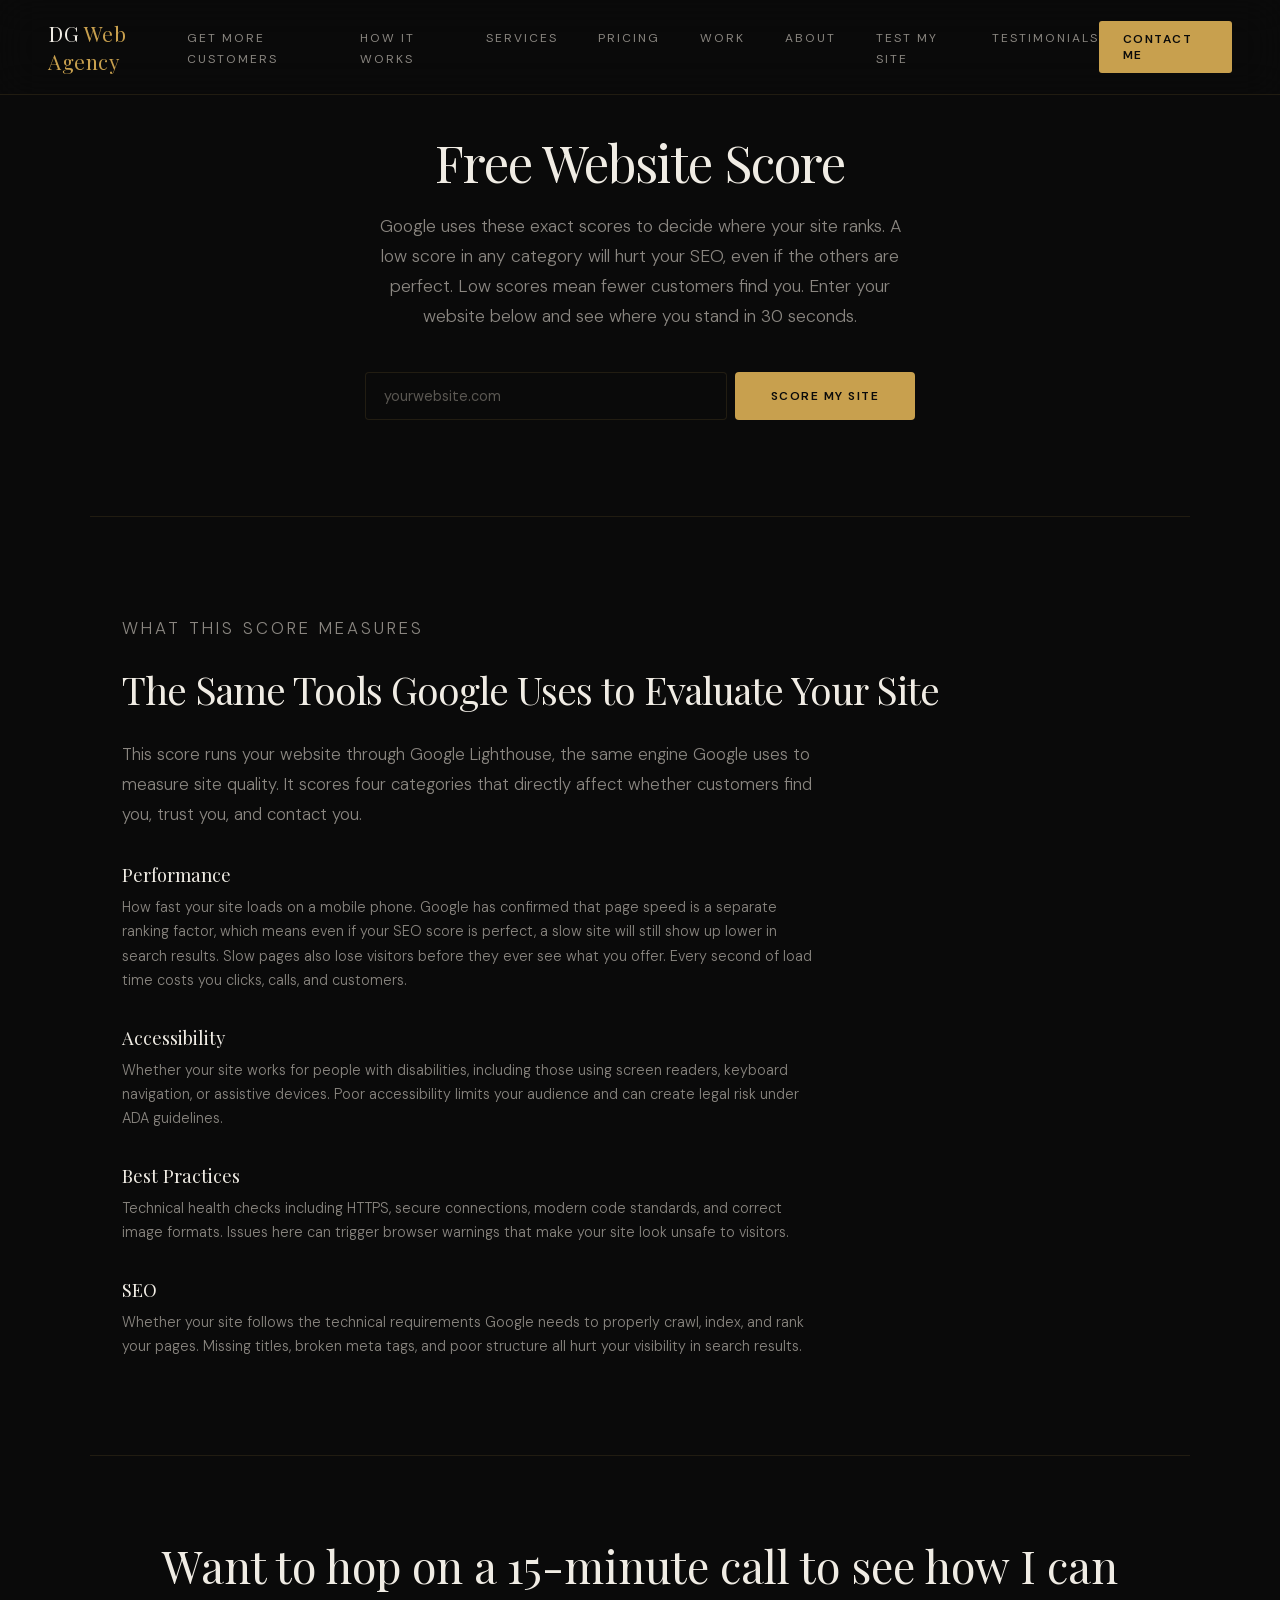
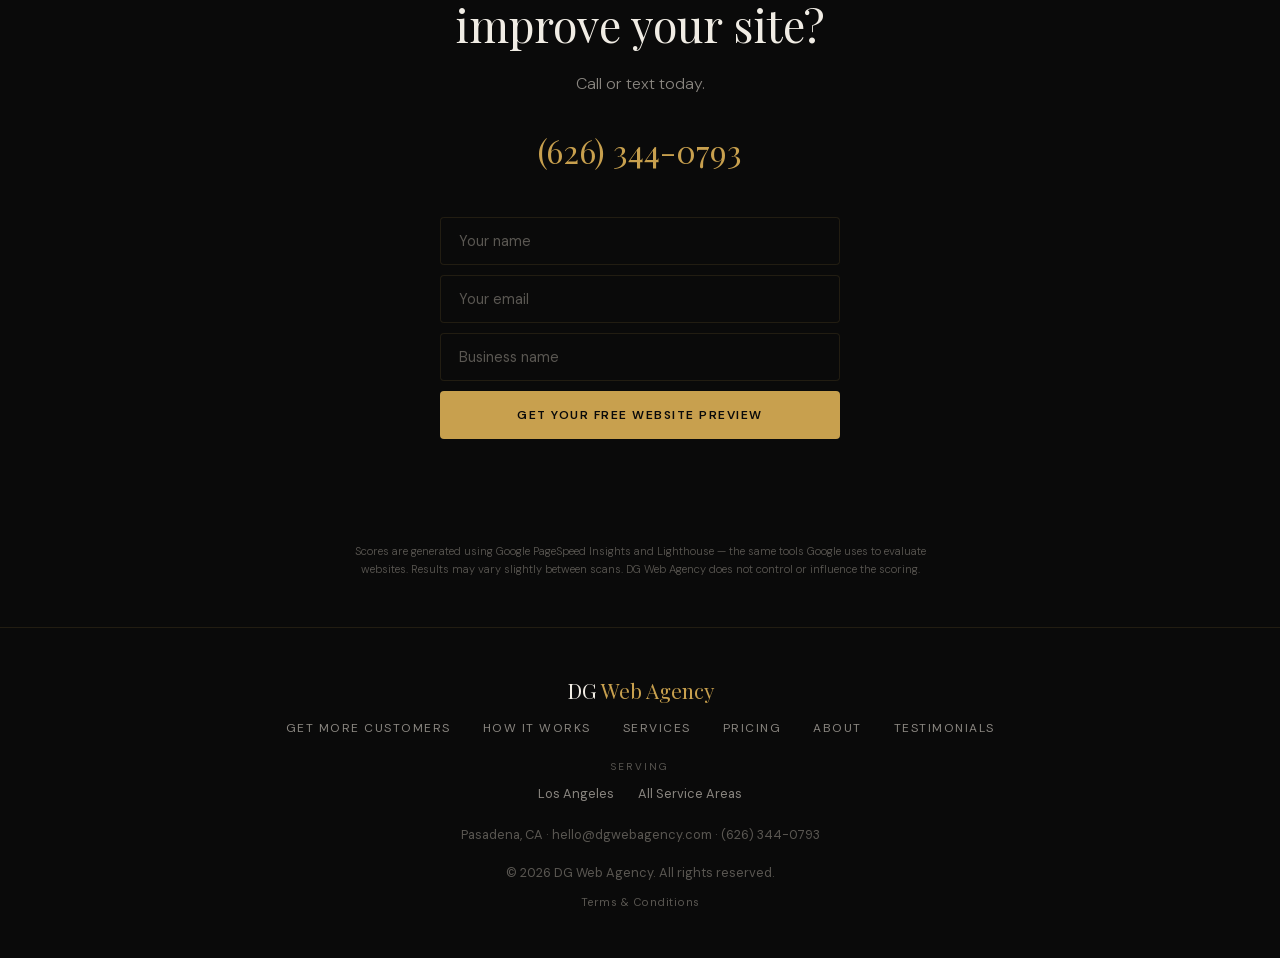
<file: services/audit.html>
<!DOCTYPE html>
<html lang="en">
<head>
<meta charset="UTF-8">
<meta name="viewport" content="width=device-width, initial-scale=1.0">

<title>Free Website Audit for Small Business | DG Web Agency</title>
<meta name="description" content="Free website audit powered by Google Lighthouse. See your performance, SEO, accessibility, and security scores in 30 seconds. Built for small businesses in Pasadena, Los Angeles, and the San Gabriel Valley.">
<link rel="canonical" href="https://dgwebagency.com/services/audit.html">

<meta property="og:title" content="Free Website Audit for Small Business | DG Web Agency">
<meta property="og:description" content="Free website audit powered by Google Lighthouse. See your performance, SEO, accessibility, and security scores in 30 seconds.">
<meta property="og:type" content="website">
<meta property="og:url" content="https://dgwebagency.com/services/audit.html">
<meta property="og:image" content="https://dgwebagency.com/assets/img/og-image.jpg">
<meta property="og:site_name" content="DG Web Agency">
<meta property="og:locale" content="en_US">

<meta name="twitter:card" content="summary">
<meta name="twitter:title" content="Free Website Audit for Small Business | DG Web Agency">
<meta name="twitter:description" content="Free website audit powered by Google Lighthouse. See how your site scores on performance, SEO, accessibility, and security.">

<meta name="geo.region" content="US-CA">
<meta name="geo.placename" content="Pasadena">
<meta name="geo.position" content="34.1478;-118.1445">
<meta name="ICBM" content="34.1478, -118.1445">

<link rel="icon" type="image/svg+xml" href="../favicon.svg">
<link rel="stylesheet" href="../css/styles.css">

<script type="application/ld+json">
{
  "@context": "https://schema.org",
  "@type": "WebPage",
  "name": "Free Website Audit",
  "description": "Free website audit powered by Google Lighthouse. See your performance, SEO, accessibility, and security scores in 30 seconds.",
  "url": "https://dgwebagency.com/services/audit.html",
  "isPartOf": {
    "@id": "https://dgwebagency.com/#organization"
  },
  "provider": {
    "@type": "ProfessionalService",
    "name": "DG Web Agency",
    "url": "https://dgwebagency.com",
    "telephone": "+1-626-344-0793"
  }
}
</script>

<script type="application/ld+json">
{
  "@context": "https://schema.org",
  "@type": "BreadcrumbList",
  "itemListElement": [
    {
      "@type": "ListItem",
      "position": 1,
      "name": "Home",
      "item": "https://dgwebagency.com/"
    },
    {
      "@type": "ListItem",
      "position": 2,
      "name": "Services",
      "item": "https://dgwebagency.com/services/web-design.html"
    },
    {
      "@type": "ListItem",
      "position": 3,
      "name": "Free Website Audit"
    }
  ]
}
</script>
</head>
<body>
<a href="#main" class="skip-link">Skip to content</a>

<nav>
  <a href="/" class="nav-logo">DG <span>Web Agency</span></a>
  <ul class="nav-links">
    <li><a href="../index.html#getfound">Get More Customers</a></li>
    <li><a href="../index.html#how">How It Works</a></li>
    <li><a href="web-design.html">Services</a></li>
    <li><a href="../index.html#pricing">Pricing</a></li>
    <li><a href="../index.html#work">Work</a></li>
    <li><a href="../pages/about.html">About</a></li>
    <li><a href="audit.html">Test My Site</a></li>
    <li><a href="../index.html#testimonials">Testimonials</a></li>
    <li class="nav-mobile-cta"><a href="#contact">Contact Me</a></li>
  </ul>
  <a href="#contact" class="nav-cta">Contact Me</a>
  <button class="hamburger" aria-label="Open menu" aria-expanded="false">
    <span></span>
    <span></span>
    <span></span>
  </button>
</nav>

<main id="main">

<!-- HERO -->
<section class="audit-hero fade-in">
  <h1>Free Website Score</h1>
  <p class="hero-sub">Google uses these exact scores to decide where your site ranks. A low score in any category will hurt your SEO, even if the others are perfect. Low scores mean fewer customers find you. Enter your website below and see where you stand in 30 seconds.</p>
  <form class="audit-form" id="auditForm">
    <label for="auditUrl" class="sr-only">Website URL</label>
    <input type="text" id="auditUrl" name="url" placeholder="yourwebsite.com" class="form-input audit-input" required>
    <button type="submit" class="btn btn-primary audit-btn">Score My Site</button>
  </form>
</section>

<!-- AUDIT RESULTS -->
<section class="audit-results fade-in" id="auditResults" style="display: none;">
  <p class="section-label">Your Results</p>
  <h2 class="section-title audit-results-title"></h2>

  <div class="audit-scores-grid">
    <div class="audit-score-card" id="scorePerformance">
      <div class="audit-circle" data-score="0">
        <svg viewBox="0 0 120 120">
          <circle class="audit-circle-bg" cx="60" cy="60" r="54"></circle>
          <circle class="audit-circle-ring" cx="60" cy="60" r="54"></circle>
        </svg>
        <span class="audit-circle-num">0</span>
      </div>
      <h3>Performance</h3>
      <p>A slow site loses visitors before they ever see what you offer. Google also ranks faster sites higher, so speed directly affects how many people find you.</p>
    </div>
    <div class="audit-score-card" id="scoreAccessibility">
      <div class="audit-circle" data-score="0">
        <svg viewBox="0 0 120 120">
          <circle class="audit-circle-bg" cx="60" cy="60" r="54"></circle>
          <circle class="audit-circle-ring" cx="60" cy="60" r="54"></circle>
        </svg>
        <span class="audit-circle-num">0</span>
      </div>
      <h3>Accessibility</h3>
      <p>If people with vision, motor, or hearing differences cannot use your site, you are turning away customers and exposing your business to ADA compliance risk.</p>
    </div>
    <div class="audit-score-card" id="scoreBestPractices">
      <div class="audit-circle" data-score="0">
        <svg viewBox="0 0 120 120">
          <circle class="audit-circle-bg" cx="60" cy="60" r="54"></circle>
          <circle class="audit-circle-ring" cx="60" cy="60" r="54"></circle>
        </svg>
        <span class="audit-circle-num">0</span>
      </div>
      <h3>Best Practices</h3>
      <p>Security warnings, outdated code, and missing HTTPS make visitors distrust your site. Browsers may even flag it as unsafe, sending customers straight to a competitor.</p>
    </div>
    <div class="audit-score-card" id="scoreSeo">
      <div class="audit-circle" data-score="0">
        <svg viewBox="0 0 120 120">
          <circle class="audit-circle-bg" cx="60" cy="60" r="54"></circle>
          <circle class="audit-circle-ring" cx="60" cy="60" r="54"></circle>
        </svg>
        <span class="audit-circle-num">0</span>
      </div>
      <h3>SEO</h3>
      <p>If Google cannot properly read and index your site, you will not show up when people search for your services. That means every potential customer finds someone else instead.</p>
    </div>
  </div>
</section>

<!-- LOADING STATE -->
<section class="audit-loading fade-in visible" id="auditLoading" style="display: none;">
  <div class="audit-spinner"></div>
  <p class="audit-loading-text">Scoring your site...</p>
  <p class="audit-loading-sub">This usually takes about 30 seconds. Google is scoring your site on a real mobile device.</p>
</section>

<!-- ERROR STATE -->
<section class="audit-error fade-in visible" id="auditError" role="alert" style="display: none;">
  <p class="audit-error-text">Could not scan that site. Double-check the URL and try again.</p>
  <button class="btn btn-outline audit-retry-btn" id="auditRetry">Try Again</button>
</section>

<!-- WHAT THIS CHECKS -->
<section class="about-section fade-in">
  <p class="section-label">What This Score Measures</p>
  <h2>The Same Tools Google Uses to Evaluate Your Site</h2>
  <p>This score runs your website through Google Lighthouse, the same engine Google uses to measure site quality. It scores four categories that directly affect whether customers find you, trust you, and contact you.</p>
  <div class="terms-content">
    <div class="terms-item">
      <h3>Performance</h3>
      <p>How fast your site loads on a mobile phone. Google has confirmed that page speed is a separate ranking factor, which means even if your SEO score is perfect, a slow site will still show up lower in search results. Slow pages also lose visitors before they ever see what you offer. Every second of load time costs you clicks, calls, and customers.</p>
    </div>
    <div class="terms-item">
      <h3>Accessibility</h3>
      <p>Whether your site works for people with disabilities, including those using screen readers, keyboard navigation, or assistive devices. Poor accessibility limits your audience and can create legal risk under ADA guidelines.</p>
    </div>
    <div class="terms-item">
      <h3>Best Practices</h3>
      <p>Technical health checks including HTTPS, secure connections, modern code standards, and correct image formats. Issues here can trigger browser warnings that make your site look unsafe to visitors.</p>
    </div>
    <div class="terms-item">
      <h3>SEO</h3>
      <p>Whether your site follows the technical requirements Google needs to properly crawl, index, and rank your pages. Missing titles, broken meta tags, and poor structure all hurt your visibility in search results.</p>
    </div>
  </div>
</section>

<!-- CTA -->
<div class="cta-banner fade-in" id="contact">
  <h2>Want to hop on a 15-minute call to see how I can improve your site?</h2>
  <p>Call or text today.</p>
  <a href="tel:+16263440793" class="cta-phone">(626) 344-0793</a>
  <br><br>
  <form action="https://formspree.io/f/xqegzkbp" method="POST" id="contactForm">
    <input type="hidden" name="_subject" value="New Audit Lead - DG Web Agency">
    <label for="contactName" class="sr-only">Your name</label>
    <input type="text" id="contactName" name="name" placeholder="Your name" class="form-input" required>
    <label for="contactEmail" class="sr-only">Your email</label>
    <input type="email" id="contactEmail" name="email" placeholder="Your email" class="form-input" required>
    <label for="contactBusiness" class="sr-only">Business name</label>
    <input type="text" id="contactBusiness" name="business" placeholder="Business name" class="form-input">
    <button type="submit" class="btn btn-primary">Get Your Free Website Preview</button>
  </form>
</div>

<!-- DISCLAIMER -->
<div class="audit-disclaimer">
  <p>Scores are generated using Google PageSpeed Insights and Lighthouse — the same tools Google uses to evaluate websites. Results may vary slightly between scans. DG Web Agency does not control or influence the scoring.</p>
</div>

</main>

<!-- FOOTER -->
<footer>
  <div class="footer-logo">DG <span>Web Agency</span></div>
  <div class="footer-links">
    <a href="../index.html#getfound">Get More Customers</a>
    <a href="../index.html#how">How It Works</a>
    <a href="web-design.html">Services</a>
    <a href="../index.html#pricing">Pricing</a>
    <a href="../pages/about.html">About</a>
    <a href="../index.html#testimonials">Testimonials</a>
  </div>
  <div class="footer-locations">
    <p class="footer-locations-label">Serving</p>
    <a href="../locations/los-angeles.html">Los Angeles</a>
    <a href="../service-areas.html">All Service Areas</a>
  </div>
  <p>Pasadena, CA &middot; hello@dgwebagency.com &middot; (626) 344-0793</p>
  <br>
  <p>&copy; 2026 DG Web Agency. All rights reserved.</p>
  <p class="footer-terms"><a href="../pages/terms.html">Terms &amp; Conditions</a></p>
</footer>

<script src="../js/main.js" defer></script>
<script>
const API_KEY = 'AIzaSyA0F8dBgMxy7WJyrsDBj5rhqyF2Ga3qsVY';
const PSI_URL = 'https://www.googleapis.com/pagespeedonline/v5/runPagespeed';

const auditForm = document.getElementById('auditForm');
const auditUrlInput = document.getElementById('auditUrl');
const loadingEl = document.getElementById('auditLoading');
const errorEl = document.getElementById('auditError');
const resultsEl = document.getElementById('auditResults');
const retryBtn = document.getElementById('auditRetry');

function normalizeUrl(raw) {
  let url = raw.trim();
  if (!url) return '';
  if (!/^https?:\/\//i.test(url)) {
    url = 'https://' + url;
  }
  return url;
}

function getScoreColor(score) {
  if (score >= 90) return '#0cce6b';
  if (score >= 50) return '#ffa400';
  return '#ff4e42';
}

function setCircle(cardId, score) {
  const card = document.getElementById(cardId);
  const circle = card.querySelector('.audit-circle');
  const ring = card.querySelector('.audit-circle-ring');
  const num = card.querySelector('.audit-circle-num');
  const circumference = 2 * Math.PI * 54;
  const offset = circumference - (score / 100) * circumference;
  const color = getScoreColor(score);

  circle.setAttribute('data-score', score);
  ring.style.strokeDasharray = circumference;
  ring.style.strokeDashoffset = circumference;
  ring.style.stroke = color;
  num.textContent = score;
  num.style.color = color;

  requestAnimationFrame(function() {
    requestAnimationFrame(function() {
      ring.style.strokeDashoffset = offset;
    });
  });
}

function showState(state) {
  loadingEl.style.display = 'none';
  errorEl.style.display = 'none';
  resultsEl.style.display = 'none';
  if (state === 'loading') loadingEl.style.display = '';
  if (state === 'error') errorEl.style.display = '';
  if (state === 'results') resultsEl.style.display = '';
}

async function runAudit(url) {
  showState('loading');

  var queryString = 'url=' + encodeURIComponent(url)
    + '&strategy=mobile'
    + '&category=performance'
    + '&category=accessibility'
    + '&category=best-practices'
    + '&category=seo'
    + '&key=' + encodeURIComponent(API_KEY);

  try {
    var response = await fetch(PSI_URL + '?' + queryString);
    if (!response.ok) throw new Error('API error');
    var data = await response.json();

    if (!data.lighthouseResult || !data.lighthouseResult.categories) {
      throw new Error('Invalid response');
    }

    var categories = data.lighthouseResult.categories;
    var perf = Math.round(categories.performance.score * 100);
    var a11y = Math.round(categories.accessibility.score * 100);
    var bp = Math.round(categories['best-practices'].score * 100);
    var seo = Math.round(categories.seo.score * 100);

    var titleEl = resultsEl.querySelector('.audit-results-title');
    titleEl.textContent = 'Scores for ' + url.replace(/^https?:\/\//, '').replace(/\/$/, '');

    showState('results');
    setCircle('scorePerformance', perf);
    setCircle('scoreAccessibility', a11y);
    setCircle('scoreBestPractices', bp);
    setCircle('scoreSeo', seo);

    resultsEl.scrollIntoView({ behavior: 'smooth', block: 'start' });
  } catch (e) {
    showState('error');
  }
}

auditForm.addEventListener('submit', function(e) {
  e.preventDefault();
  var url = normalizeUrl(auditUrlInput.value);
  if (!url) return;
  runAudit(url);
});

retryBtn.addEventListener('click', function() {
  showState('');
  auditUrlInput.focus();
});
</script>

</body>
</html>
</file>
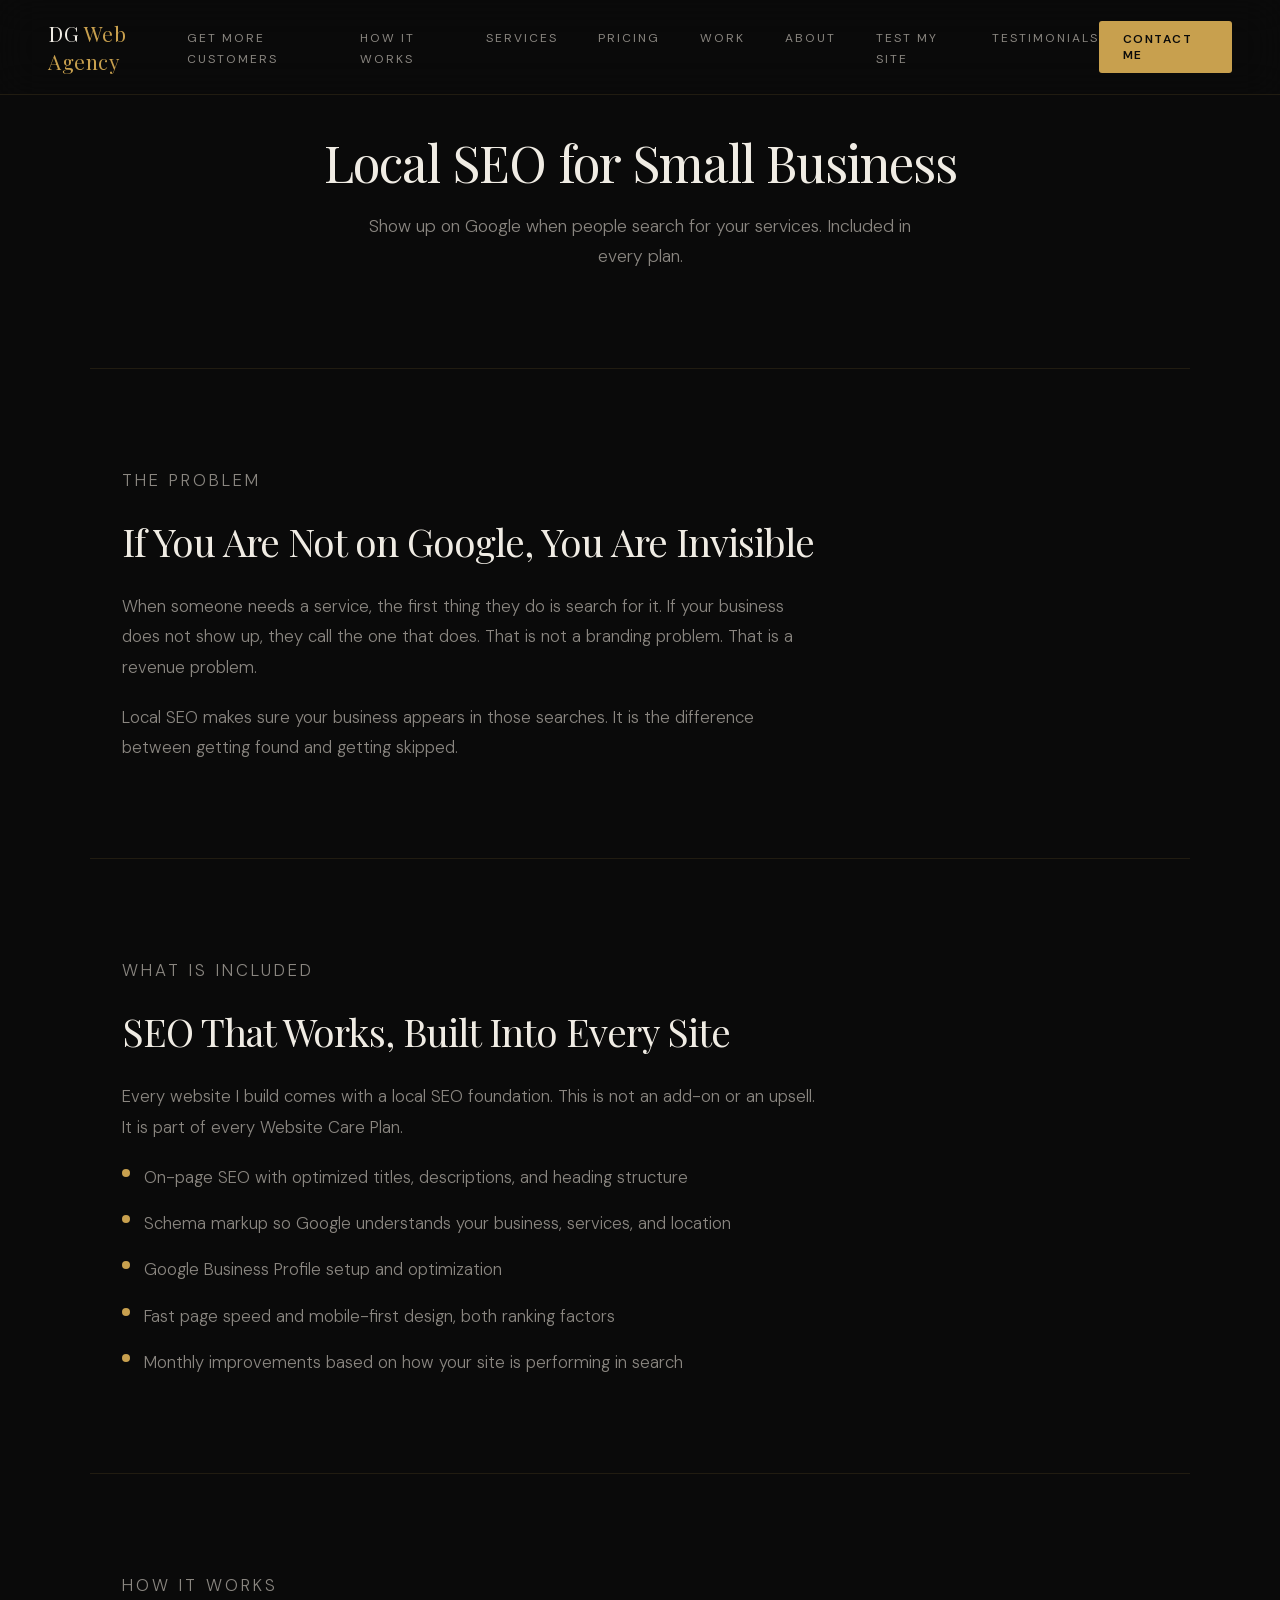
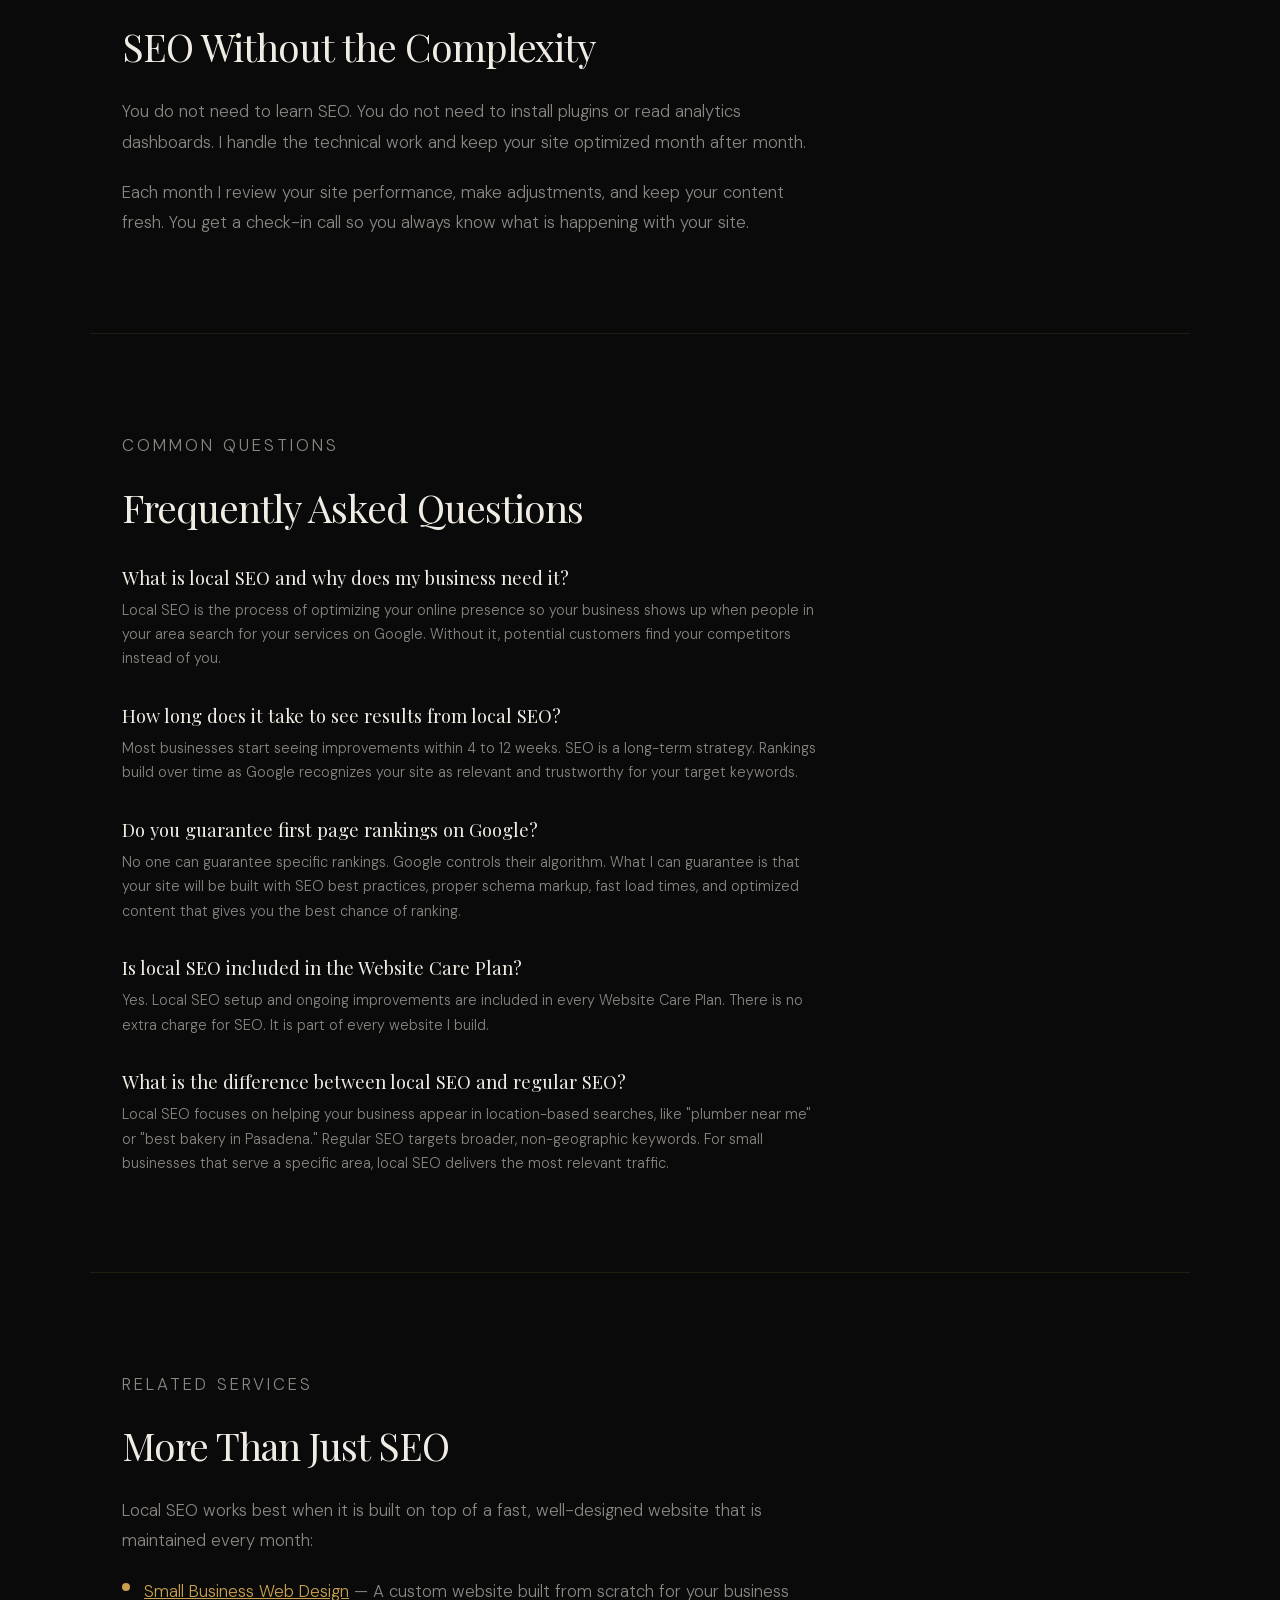
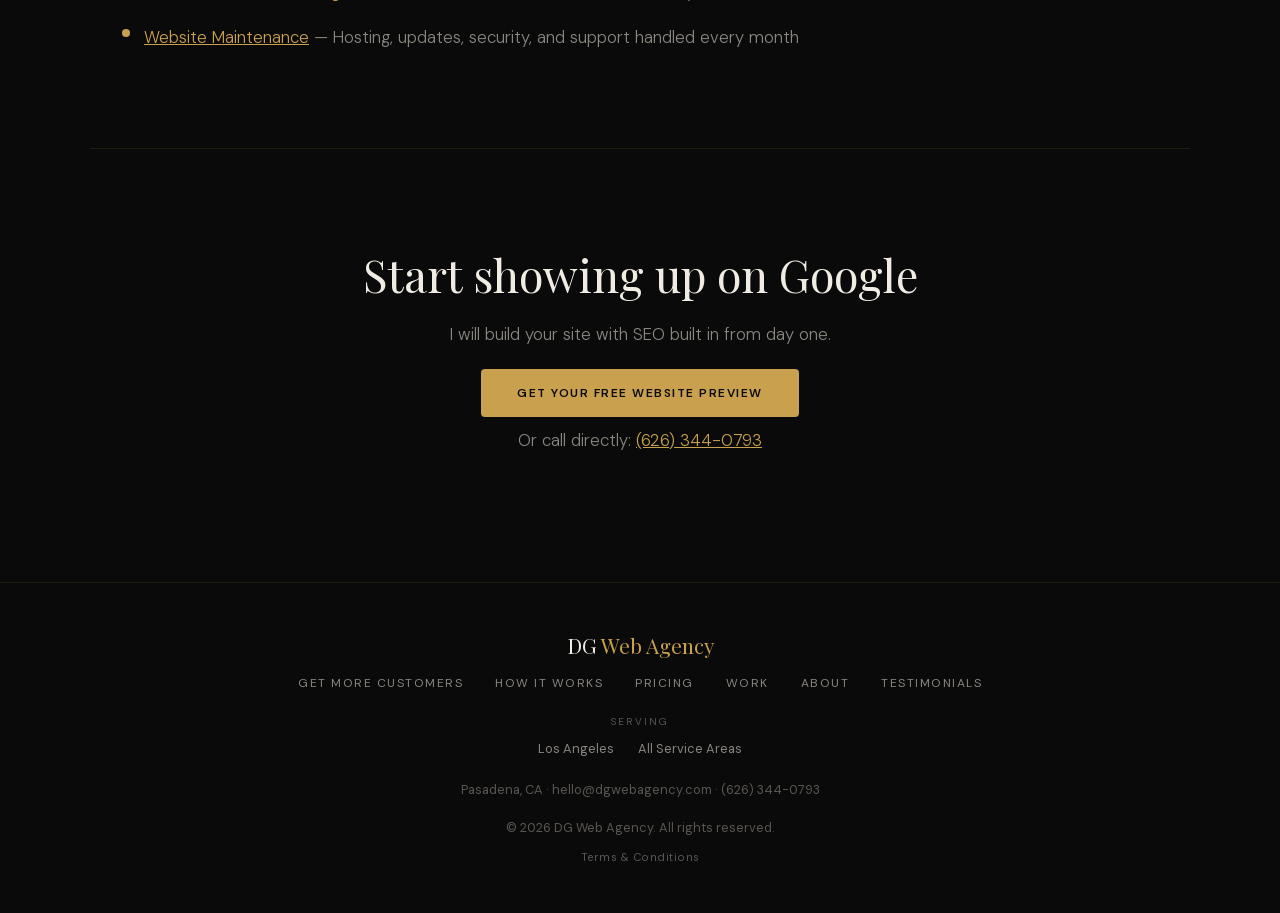
<file: services/local-seo.html>
<!DOCTYPE html>
<html lang="en">
<head>
<meta charset="UTF-8">
<meta name="viewport" content="width=device-width, initial-scale=1.0">

<title>Local SEO Services for Small Business | DG Web Agency</title>
<meta name="description" content="Get your small business found on Google. Local SEO setup, Google Business Profile optimization, and ongoing improvements included in every Website Care Plan. Setup starts at $300.">
<link rel="canonical" href="https://dgwebagency.com/services/local-seo.html">

<meta property="og:title" content="Local SEO Services for Small Business | DG Web Agency">
<meta property="og:description" content="Get your small business found on Google. Local SEO setup, Google Business Profile optimization, and ongoing improvements included in every Website Care Plan.">
<meta property="og:type" content="website">
<meta property="og:url" content="https://dgwebagency.com/services/local-seo.html">
<meta property="og:image" content="https://dgwebagency.com/assets/img/og-image.jpg">
<meta property="og:site_name" content="DG Web Agency">
<meta property="og:locale" content="en_US">

<meta name="twitter:card" content="summary">
<meta name="twitter:title" content="Local SEO Services for Small Business | DG Web Agency">
<meta name="twitter:description" content="Get your small business found on Google. Local SEO included in every Website Care Plan. Setup starts at $300.">

<link rel="icon" type="image/svg+xml" href="../favicon.svg">
<link rel="stylesheet" href="../css/styles.css">

<script type="application/ld+json">
{
  "@context": "https://schema.org",
  "@type": "Service",
  "mainEntityOfPage": "https://dgwebagency.com/services/local-seo.html",
  "name": "Local SEO Services for Small Business",
  "description": "Local SEO setup and ongoing optimization for small businesses. Includes Google Business Profile optimization, on-page SEO, local keyword targeting, and monthly improvements. Included in every Website Care Plan.",
  "provider": {
    "@type": "ProfessionalService",
    "name": "DG Web Agency",
    "url": "https://dgwebagency.com",
    "telephone": "+1-626-344-0793"
  },
  "serviceType": "Local SEO",
  "areaServed": {
    "@type": "Country",
    "name": "United States"
  },
  "offers": {
    "@type": "Offer",
    "price": "59",
    "priceCurrency": "USD",
    "priceSpecification": {
      "@type": "UnitPriceSpecification",
      "price": "59",
      "priceCurrency": "USD",
      "billingDuration": "P1M",
      "unitText": "month"
    }
  }
}
</script>

<script type="application/ld+json">
{
  "@context": "https://schema.org",
  "@type": "FAQPage",
  "mainEntity": [
    {
      "@type": "Question",
      "name": "What is local SEO and why does my business need it?",
      "acceptedAnswer": {
        "@type": "Answer",
        "text": "Local SEO is the process of optimizing your online presence so your business shows up when people in your area search for your services on Google. Without it, potential customers find your competitors instead of you."
      }
    },
    {
      "@type": "Question",
      "name": "How long does it take to see results from local SEO?",
      "acceptedAnswer": {
        "@type": "Answer",
        "text": "Most businesses start seeing improvements within 4 to 12 weeks. SEO is a long-term strategy. Rankings build over time as Google recognizes your site as relevant and trustworthy for your target keywords."
      }
    },
    {
      "@type": "Question",
      "name": "Do you guarantee first page rankings on Google?",
      "acceptedAnswer": {
        "@type": "Answer",
        "text": "No one can guarantee specific rankings. Google controls their algorithm. What I can guarantee is that your site will be built with SEO best practices, proper schema markup, fast load times, and optimized content that gives you the best chance of ranking."
      }
    },
    {
      "@type": "Question",
      "name": "Is local SEO included in the Website Care Plan?",
      "acceptedAnswer": {
        "@type": "Answer",
        "text": "Yes. Local SEO setup and ongoing improvements are included in every Website Care Plan. There is no extra charge for SEO. It is part of every website I build."
      }
    },
    {
      "@type": "Question",
      "name": "What is the difference between local SEO and regular SEO?",
      "acceptedAnswer": {
        "@type": "Answer",
        "text": "Local SEO focuses on helping your business appear in location-based searches, like 'plumber near me' or 'best bakery in Pasadena.' Regular SEO targets broader, non-geographic keywords. For small businesses that serve a specific area, local SEO delivers the most relevant traffic."
      }
    }
  ]
}
</script>

<script type="application/ld+json">
{
  "@context": "https://schema.org",
  "@type": "BreadcrumbList",
  "itemListElement": [
    {
      "@type": "ListItem",
      "position": 1,
      "name": "Home",
      "item": "https://dgwebagency.com/"
    },
    {
      "@type": "ListItem",
      "position": 2,
      "name": "Services",
      "item": "https://dgwebagency.com/services/web-design.html"
    },
    {
      "@type": "ListItem",
      "position": 3,
      "name": "Local SEO"
    }
  ]
}
</script>
</head>
<body>
<a href="#main" class="skip-link">Skip to content</a>

<nav>
  <a href="/" class="nav-logo">DG <span>Web Agency</span></a>
  <ul class="nav-links">
    <li><a href="../index.html#getfound">Get More Customers</a></li>
    <li><a href="../index.html#how">How It Works</a></li>
    <li><a href="web-design.html">Services</a></li>
    <li><a href="../index.html#pricing">Pricing</a></li>
    <li><a href="../index.html#work">Work</a></li>
    <li><a href="../pages/about.html">About</a></li>
    <li><a href="audit.html">Test My Site</a></li>
    <li><a href="../index.html#testimonials">Testimonials</a></li>
    <li class="nav-mobile-cta"><a href="../index.html#contact">Contact Me</a></li>
  </ul>
  <a href="../index.html#contact" class="nav-cta">Contact Me</a>
  <button class="hamburger" aria-label="Open menu" aria-expanded="false">
    <span></span>
    <span></span>
    <span></span>
  </button>
</nav>

<main id="main">

<!-- HERO -->
<section class="about-page-hero fade-in">
  <h1>Local SEO for Small Business</h1>
  <p class="hero-sub">Show up on Google when people search for your services. Included in every plan.</p>
</section>

<!-- WHAT IS LOCAL SEO -->
<section class="about-section fade-in">
  <p class="section-label">The Problem</p>
  <h2>If You Are Not on Google, You Are Invisible</h2>
  <p>When someone needs a service, the first thing they do is search for it. If your business does not show up, they call the one that does. That is not a branding problem. That is a revenue problem.</p>
  <p>Local SEO makes sure your business appears in those searches. It is the difference between getting found and getting skipped.</p>
</section>

<!-- WHAT IS INCLUDED -->
<section class="about-section fade-in">
  <p class="section-label">What Is Included</p>
  <h2>SEO That Works, Built Into Every Site</h2>
  <p>Every website I build comes with a local SEO foundation. This is not an add-on or an upsell. It is part of every Website Care Plan.</p>
  <div class="getfound-points">
    <div class="getfound-point">
      <div class="getfound-dot"></div>
      <p>On-page SEO with optimized titles, descriptions, and heading structure</p>
    </div>
    <div class="getfound-point">
      <div class="getfound-dot"></div>
      <p>Schema markup so Google understands your business, services, and location</p>
    </div>
    <div class="getfound-point">
      <div class="getfound-dot"></div>
      <p>Google Business Profile setup and optimization</p>
    </div>
    <div class="getfound-point">
      <div class="getfound-dot"></div>
      <p>Fast page speed and mobile-first design, both ranking factors</p>
    </div>
    <div class="getfound-point">
      <div class="getfound-dot"></div>
      <p>Monthly improvements based on how your site is performing in search</p>
    </div>
  </div>
</section>

<!-- HOW IT WORKS -->
<section class="about-section fade-in">
  <p class="section-label">How It Works</p>
  <h2>SEO Without the Complexity</h2>
  <p>You do not need to learn SEO. You do not need to install plugins or read analytics dashboards. I handle the technical work and keep your site optimized month after month.</p>
  <p>Each month I review your site performance, make adjustments, and keep your content fresh. You get a check-in call so you always know what is happening with your site.</p>
</section>

<!-- FAQ -->
<section class="about-section fade-in">
  <p class="section-label">Common Questions</p>
  <h2>Frequently Asked Questions</h2>

  <div class="terms-content">
    <div class="terms-item">
      <h3>What is local SEO and why does my business need it?</h3>
      <p>Local SEO is the process of optimizing your online presence so your business shows up when people in your area search for your services on Google. Without it, potential customers find your competitors instead of you.</p>
    </div>
    <div class="terms-item">
      <h3>How long does it take to see results from local SEO?</h3>
      <p>Most businesses start seeing improvements within 4 to 12 weeks. SEO is a long-term strategy. Rankings build over time as Google recognizes your site as relevant and trustworthy for your target keywords.</p>
    </div>
    <div class="terms-item">
      <h3>Do you guarantee first page rankings on Google?</h3>
      <p>No one can guarantee specific rankings. Google controls their algorithm. What I can guarantee is that your site will be built with SEO best practices, proper schema markup, fast load times, and optimized content that gives you the best chance of ranking.</p>
    </div>
    <div class="terms-item">
      <h3>Is local SEO included in the Website Care Plan?</h3>
      <p>Yes. Local SEO setup and ongoing improvements are included in every Website Care Plan. There is no extra charge for SEO. It is part of every website I build.</p>
    </div>
    <div class="terms-item">
      <h3>What is the difference between local SEO and regular SEO?</h3>
      <p>Local SEO focuses on helping your business appear in location-based searches, like "plumber near me" or "best bakery in Pasadena." Regular SEO targets broader, non-geographic keywords. For small businesses that serve a specific area, local SEO delivers the most relevant traffic.</p>
    </div>
  </div>
</section>

<!-- RELATED SERVICES -->
<section class="about-section fade-in">
  <p class="section-label">Related Services</p>
  <h2>More Than Just SEO</h2>
  <p>Local SEO works best when it is built on top of a fast, well-designed website that is maintained every month:</p>
  <div class="getfound-points">
    <div class="getfound-point">
      <div class="getfound-dot"></div>
      <p><a href="web-design.html">Small Business Web Design</a> — A custom website built from scratch for your business</p>
    </div>
    <div class="getfound-point">
      <div class="getfound-dot"></div>
      <p><a href="web-maintenance.html">Website Maintenance</a> — Hosting, updates, security, and support handled every month</p>
    </div>
  </div>
</section>

<!-- CTA -->
<section class="about-cta fade-in">
  <h2>Start showing up on Google</h2>
  <p>I will build your site with SEO built in from day one.</p>
  <a href="../index.html#contact" class="btn btn-primary">Get Your Free Website Preview</a>
  <p class="mt-sm">Or call directly: <a href="tel:+16263440793">(626) 344-0793</a></p>
</section>

</main>

<footer>
  <div class="footer-logo">DG <span>Web Agency</span></div>
  <div class="footer-links">
    <a href="../index.html#getfound">Get More Customers</a>
    <a href="../index.html#how">How It Works</a>
    <a href="../index.html#pricing">Pricing</a>
    <a href="../index.html#work">Work</a>
    <a href="../pages/about.html">About</a>
    <a href="../index.html#testimonials">Testimonials</a>
  </div>
  <div class="footer-locations">
    <p class="footer-locations-label">Serving</p>
    <a href="../locations/los-angeles.html">Los Angeles</a>
    <a href="../service-areas.html">All Service Areas</a>
  </div>
  <p>Pasadena, CA &middot; hello@dgwebagency.com &middot; (626) 344-0793</p>
  <br>
  <p>&copy; 2026 DG Web Agency. All rights reserved.</p>
  <p class="footer-terms"><a href="../pages/terms.html">Terms &amp; Conditions</a></p>
</footer>

<script src="../js/main.js" defer></script>

</body>
</html>
</file>
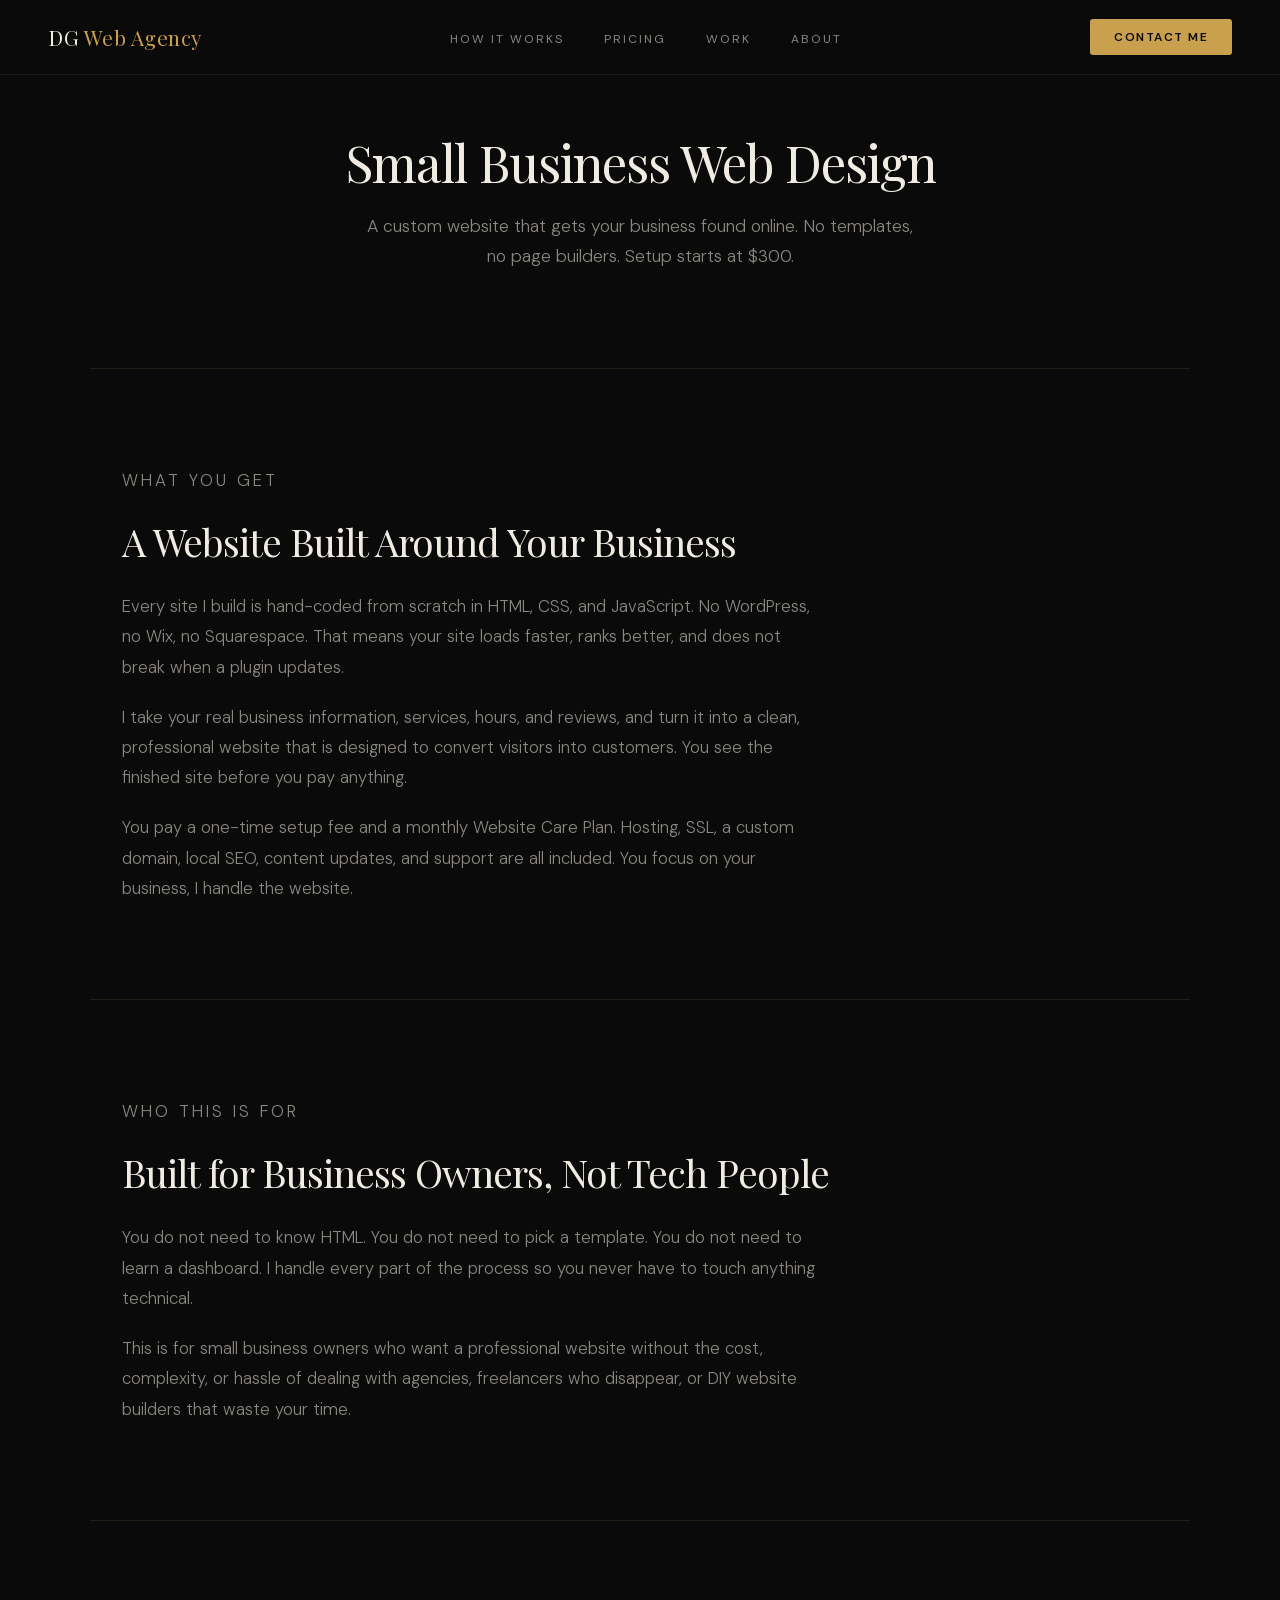
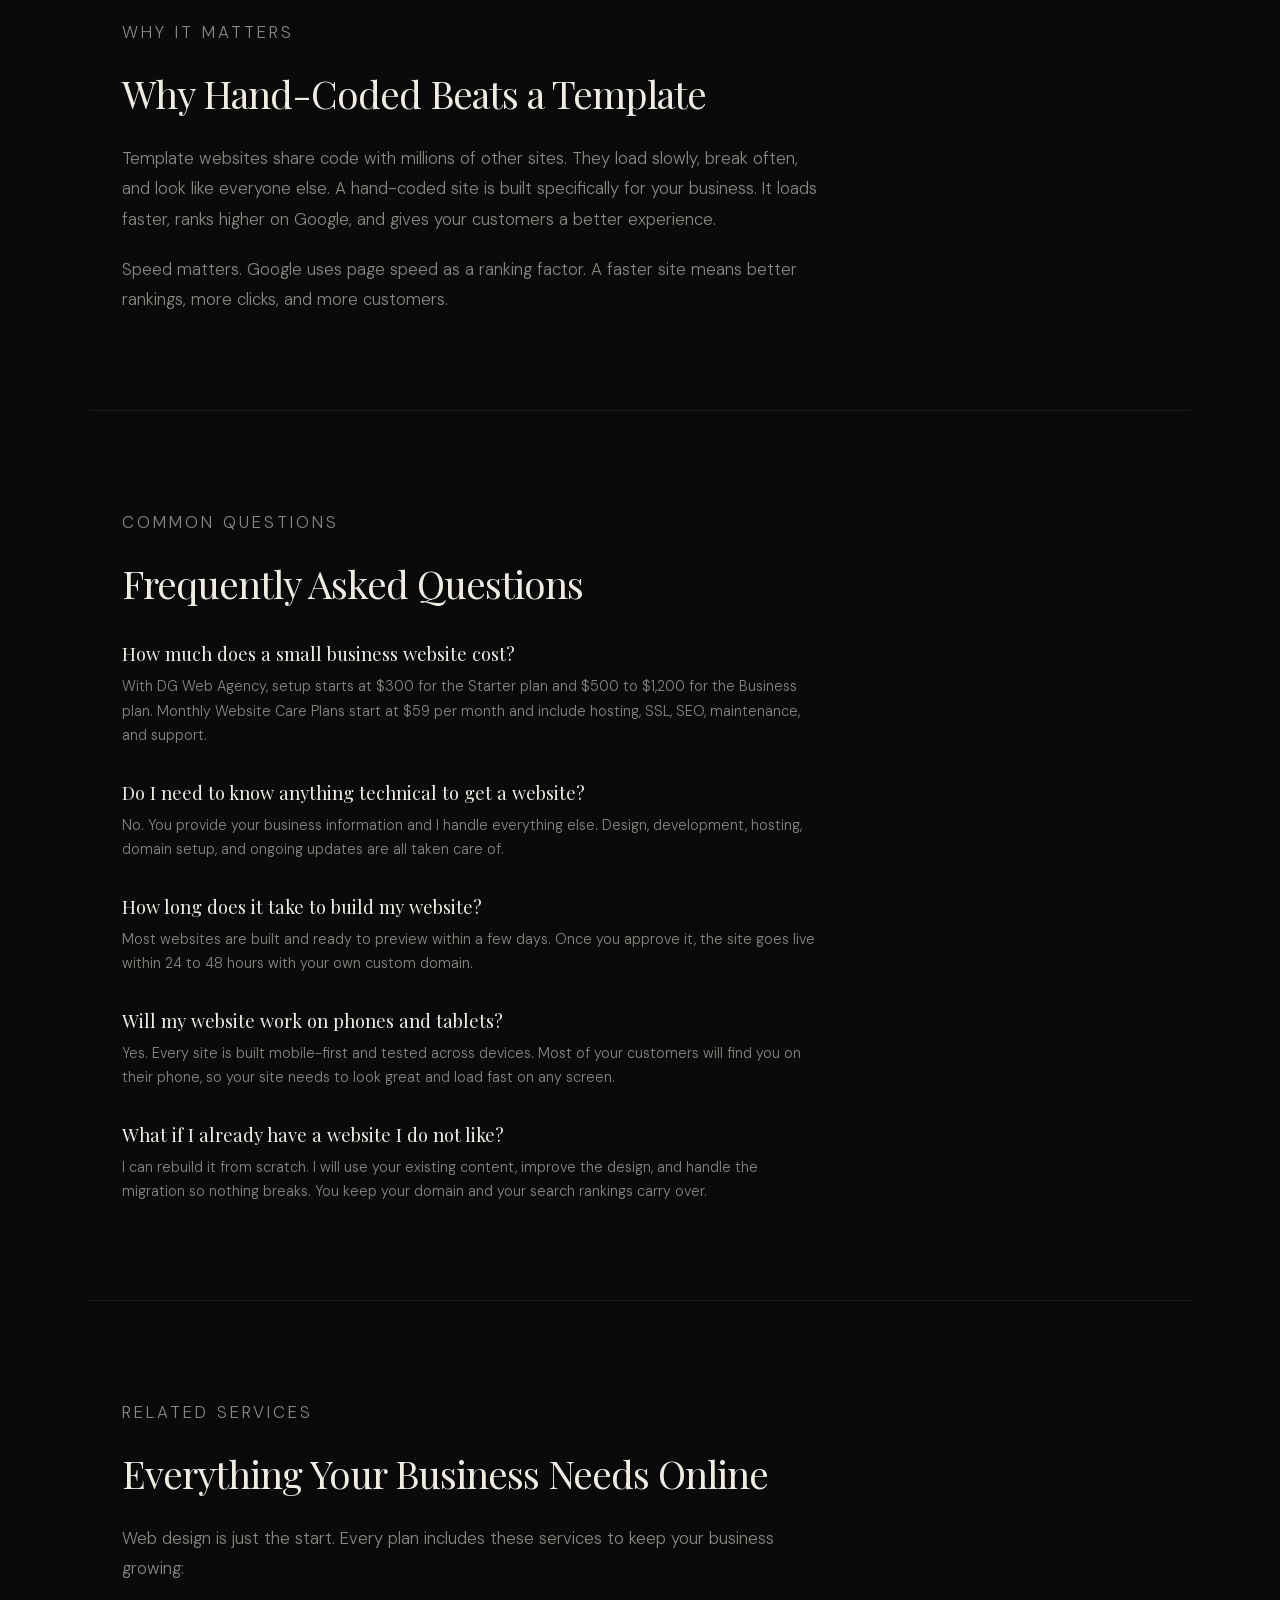
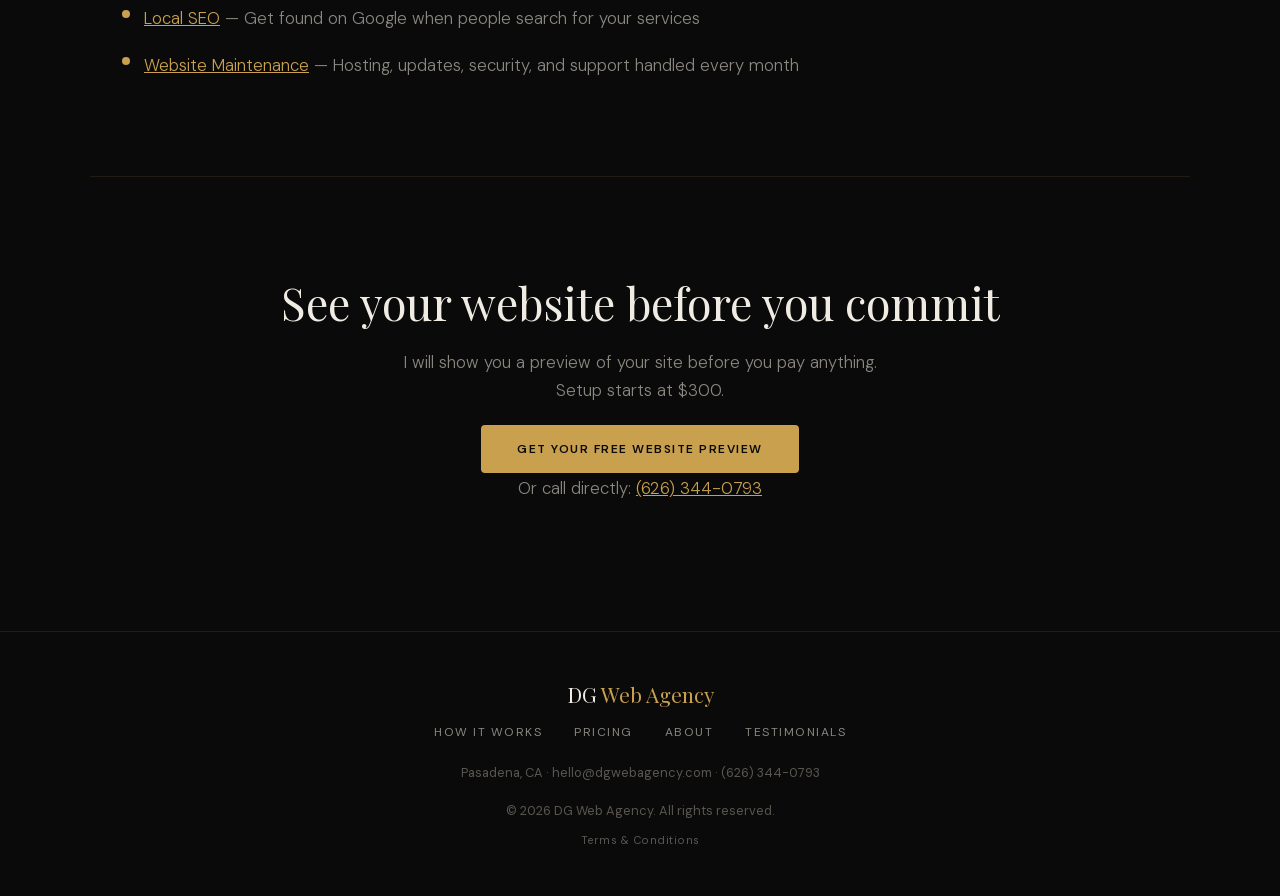
<file: services/small-business-web-design.html>
<!DOCTYPE html>
<html lang="en">
<head>
<meta charset="UTF-8">
<meta name="viewport" content="width=device-width, initial-scale=1.0">

<title>Small Business Web Design That Gets You Customers | DG Web Agency</title>
<meta name="description" content="Custom websites for small businesses. Hand-coded, mobile-friendly, SEO-ready. Setup starts at $300, Website Care Plans from $59/month. Built by one developer who picks up the phone.">
<link rel="canonical" href="https://dgwebagency.com/services/small-business-web-design.html">

<meta property="og:title" content="Small Business Web Design That Gets You Customers | DG Web Agency">
<meta property="og:description" content="Custom websites for small businesses. Hand-coded, mobile-friendly, SEO-ready. Setup starts at $300, Website Care Plans from $59/month.">
<meta property="og:type" content="website">
<meta property="og:url" content="https://dgwebagency.com/services/small-business-web-design.html">
<meta property="og:image" content="https://dgwebagency.com/assets/img/og-image.jpg">
<meta property="og:site_name" content="DG Web Agency">
<meta property="og:locale" content="en_US">

<meta name="twitter:card" content="summary">
<meta name="twitter:title" content="Small Business Web Design That Gets You Customers | DG Web Agency">
<meta name="twitter:description" content="Custom websites for small businesses. Hand-coded, mobile-friendly, SEO-ready. Setup from $300, Care Plans from $59/month.">

<link rel="icon" type="image/svg+xml" href="../favicon.svg">
<link rel="stylesheet" href="../css/styles.css">

<script type="application/ld+json">
{
  "@context": "https://schema.org",
  "@type": "Service",
  "name": "Small Business Web Design",
  "description": "Custom websites for small businesses. Hand-coded in HTML, CSS, and JavaScript. Mobile-friendly, SEO-ready, and fully managed. Setup starts at $300, Website Care Plans from $59 per month.",
  "provider": {
    "@type": "ProfessionalService",
    "name": "DG Web Agency",
    "url": "https://dgwebagency.com",
    "telephone": "+1-626-344-0793"
  },
  "serviceType": "Web Design",
  "areaServed": {
    "@type": "Country",
    "name": "United States"
  },
  "offers": {
    "@type": "Offer",
    "price": "59",
    "priceCurrency": "USD",
    "priceSpecification": {
      "@type": "UnitPriceSpecification",
      "price": "59",
      "priceCurrency": "USD",
      "billingDuration": "P1M",
      "unitText": "month"
    }
  }
}
</script>

<script type="application/ld+json">
{
  "@context": "https://schema.org",
  "@type": "FAQPage",
  "mainEntity": [
    {
      "@type": "Question",
      "name": "How much does a small business website cost?",
      "acceptedAnswer": {
        "@type": "Answer",
        "text": "With DG Web Agency, setup starts at $300 for the Starter plan and $500 to $1,200 for the Business plan. Monthly Website Care Plans start at $59 per month which includes hosting, SSL, SEO, maintenance, and support."
      }
    },
    {
      "@type": "Question",
      "name": "Do I need to know anything technical to get a website?",
      "acceptedAnswer": {
        "@type": "Answer",
        "text": "No. You provide your business information and I handle everything else. Design, development, hosting, domain setup, and ongoing updates are all taken care of."
      }
    },
    {
      "@type": "Question",
      "name": "How long does it take to build my website?",
      "acceptedAnswer": {
        "@type": "Answer",
        "text": "Most websites are built and ready to preview within a few days. Once you approve it, the site goes live within 24 to 48 hours with your own custom domain."
      }
    },
    {
      "@type": "Question",
      "name": "Will my website work on phones and tablets?",
      "acceptedAnswer": {
        "@type": "Answer",
        "text": "Yes. Every site is built mobile-first and tested across devices. Most of your customers will find you on their phone, so your site needs to look great and load fast on any screen."
      }
    },
    {
      "@type": "Question",
      "name": "What if I already have a website I do not like?",
      "acceptedAnswer": {
        "@type": "Answer",
        "text": "I can rebuild it from scratch. I will use your existing content, improve the design, and handle the migration so nothing breaks. You keep your domain and your search rankings carry over."
      }
    }
  ]
}
</script>
</head>
<body>

<nav>
  <a href="/" class="nav-logo">DG <span>Web Agency</span></a>
  <ul class="nav-links">
    <li><a href="../index.html#how">How It Works</a></li>
    <li><a href="../index.html#pricing">Pricing</a></li>
    <li><a href="../index.html#work">Work</a></li>
    <li><a href="../pages/about.html">About</a></li>
    <li class="nav-mobile-cta"><a href="../index.html#contact">Contact Me</a></li>
  </ul>
  <a href="../index.html#contact" class="nav-cta">Contact Me</a>
  <button class="hamburger" aria-label="Open menu">
    <span></span>
    <span></span>
    <span></span>
  </button>
</nav>

<main>

<!-- HERO -->
<section class="about-page-hero fade-in">
  <h1>Small Business Web Design</h1>
  <p class="hero-sub">A custom website that gets your business found online. No templates, no page builders. Setup starts at $300.</p>
</section>

<!-- WHAT YOU GET -->
<section class="about-section fade-in">
  <p class="section-label">What You Get</p>
  <h2>A Website Built Around Your Business</h2>
  <p>Every site I build is hand-coded from scratch in HTML, CSS, and JavaScript. No WordPress, no Wix, no Squarespace. That means your site loads faster, ranks better, and does not break when a plugin updates.</p>
  <p>I take your real business information, services, hours, and reviews, and turn it into a clean, professional website that is designed to convert visitors into customers. You see the finished site before you pay anything.</p>
  <p>You pay a one-time setup fee and a monthly Website Care Plan. Hosting, SSL, a custom domain, local SEO, content updates, and support are all included. You focus on your business, I handle the website.</p>
</section>

<!-- WHO THIS IS FOR -->
<section class="about-section fade-in">
  <p class="section-label">Who This Is For</p>
  <h2>Built for Business Owners, Not Tech People</h2>
  <p>You do not need to know HTML. You do not need to pick a template. You do not need to learn a dashboard. I handle every part of the process so you never have to touch anything technical.</p>
  <p>This is for small business owners who want a professional website without the cost, complexity, or hassle of dealing with agencies, freelancers who disappear, or DIY website builders that waste your time.</p>
</section>

<!-- WHY HAND-CODED -->
<section class="about-section fade-in">
  <p class="section-label">Why It Matters</p>
  <h2>Why Hand-Coded Beats a Template</h2>
  <p>Template websites share code with millions of other sites. They load slowly, break often, and look like everyone else. A hand-coded site is built specifically for your business. It loads faster, ranks higher on Google, and gives your customers a better experience.</p>
  <p>Speed matters. Google uses page speed as a ranking factor. A faster site means better rankings, more clicks, and more customers.</p>
</section>

<!-- FAQ -->
<section class="about-section fade-in">
  <p class="section-label">Common Questions</p>
  <h2>Frequently Asked Questions</h2>

  <div class="terms-content">
    <div class="terms-item">
      <h3>How much does a small business website cost?</h3>
      <p>With DG Web Agency, setup starts at $300 for the Starter plan and $500 to $1,200 for the Business plan. Monthly Website Care Plans start at $59 per month and include hosting, SSL, SEO, maintenance, and support.</p>
    </div>
    <div class="terms-item">
      <h3>Do I need to know anything technical to get a website?</h3>
      <p>No. You provide your business information and I handle everything else. Design, development, hosting, domain setup, and ongoing updates are all taken care of.</p>
    </div>
    <div class="terms-item">
      <h3>How long does it take to build my website?</h3>
      <p>Most websites are built and ready to preview within a few days. Once you approve it, the site goes live within 24 to 48 hours with your own custom domain.</p>
    </div>
    <div class="terms-item">
      <h3>Will my website work on phones and tablets?</h3>
      <p>Yes. Every site is built mobile-first and tested across devices. Most of your customers will find you on their phone, so your site needs to look great and load fast on any screen.</p>
    </div>
    <div class="terms-item">
      <h3>What if I already have a website I do not like?</h3>
      <p>I can rebuild it from scratch. I will use your existing content, improve the design, and handle the migration so nothing breaks. You keep your domain and your search rankings carry over.</p>
    </div>
  </div>
</section>

<!-- RELATED SERVICES -->
<section class="about-section fade-in">
  <p class="section-label">Related Services</p>
  <h2>Everything Your Business Needs Online</h2>
  <p>Web design is just the start. Every plan includes these services to keep your business growing:</p>
  <div class="getfound-points">
    <div class="getfound-point">
      <div class="getfound-dot"></div>
      <p><a href="local-seo.html">Local SEO</a> — Get found on Google when people search for your services</p>
    </div>
    <div class="getfound-point">
      <div class="getfound-dot"></div>
      <p><a href="website-maintenance.html">Website Maintenance</a> — Hosting, updates, security, and support handled every month</p>
    </div>
  </div>
</section>

<!-- CTA -->
<section class="about-cta fade-in">
  <h2>See your website before you commit</h2>
  <p>I will show you a preview of your site before you pay anything. Setup starts at $300.</p>
  <a href="../index.html#contact" class="btn btn-primary">Get Your Free Website Preview</a>
  <p style="margin-top: 1rem;">Or call directly: <a href="tel:+16263440793">(626) 344-0793</a></p>
</section>

</main>

<footer>
  <div class="footer-logo">DG <span>Web Agency</span></div>
  <div class="footer-links">
    <a href="../index.html#how">How It Works</a>
    <a href="../index.html#pricing">Pricing</a>
    <a href="../pages/about.html">About</a>
    <a href="../index.html#testimonials">Testimonials</a>
  </div>
  <p>Pasadena, CA &middot; hello@dgwebagency.com &middot; (626) 344-0793</p>
  <br>
  <p>&copy; 2026 DG Web Agency. All rights reserved.</p>
  <p class="footer-terms"><a href="../pages/terms.html">Terms &amp; Conditions</a></p>
</footer>

<script src="../js/main.js" defer></script>

</body>
</html>
</file>
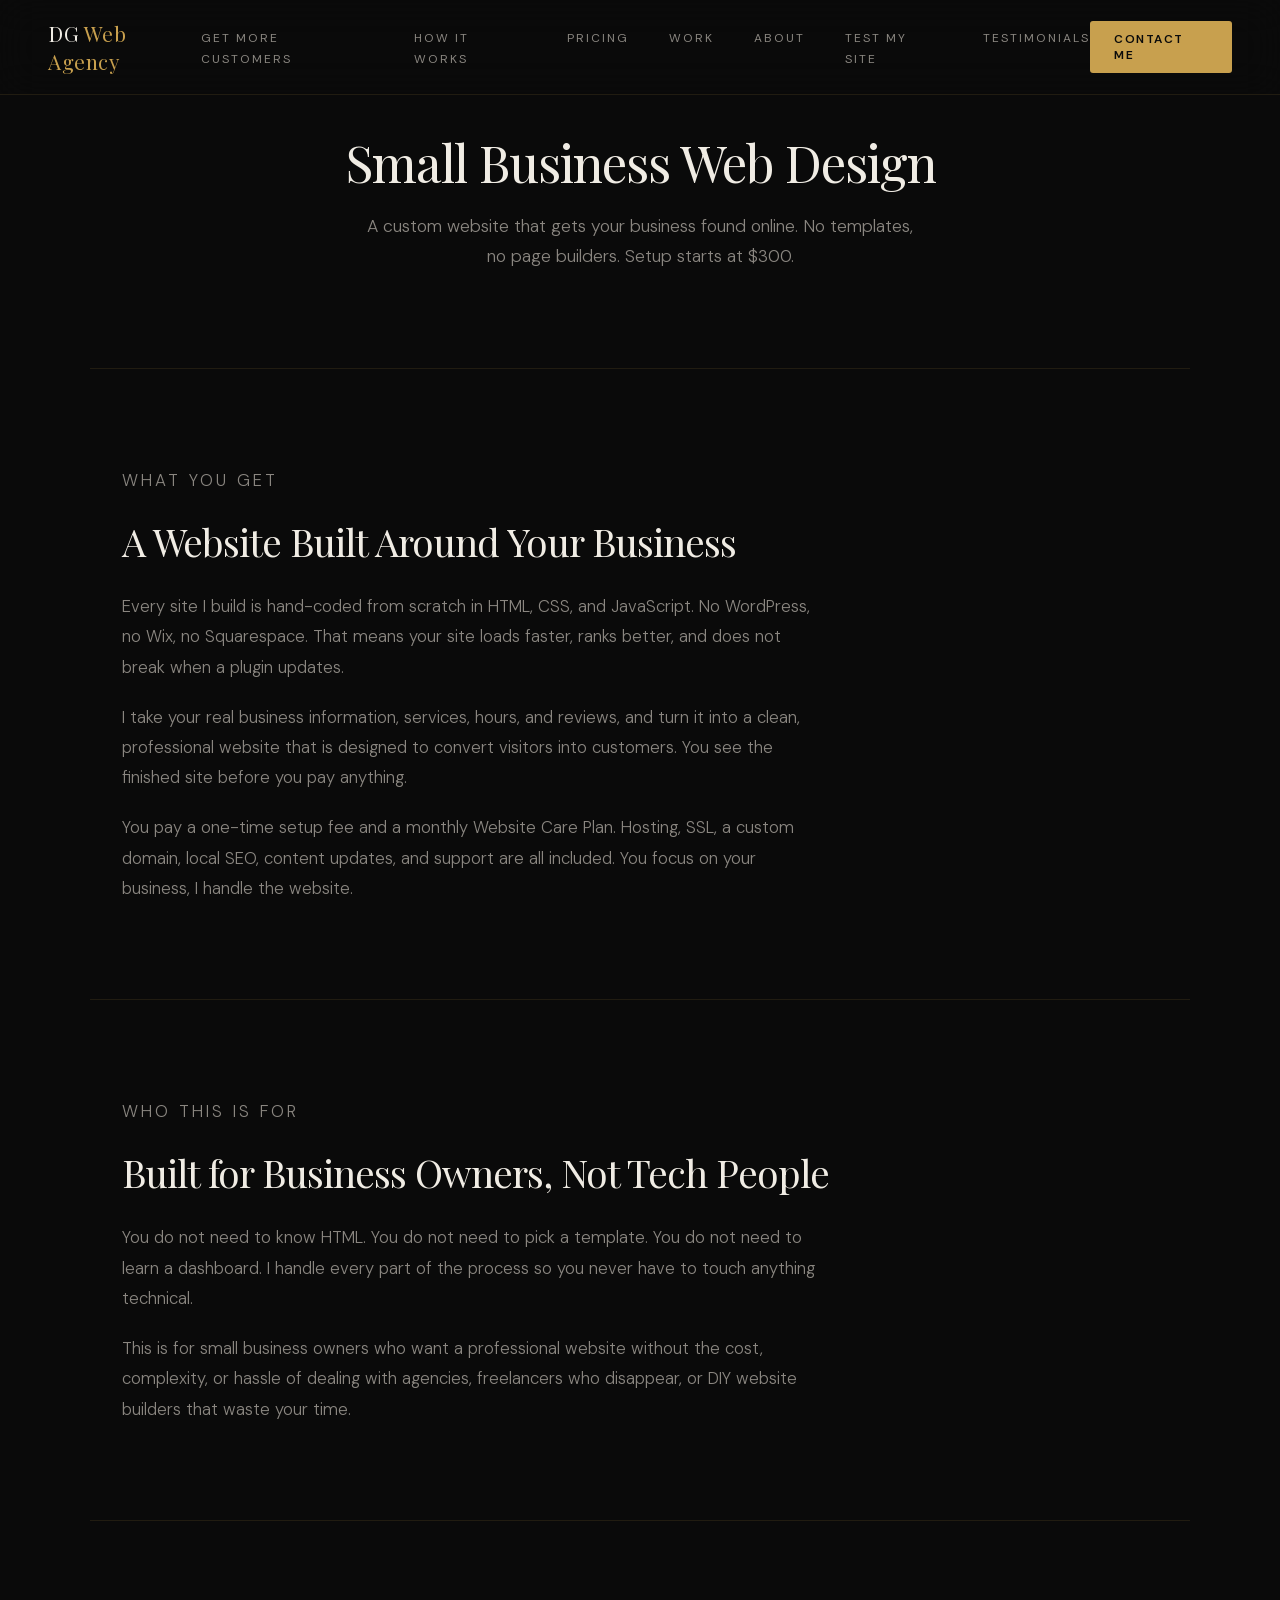
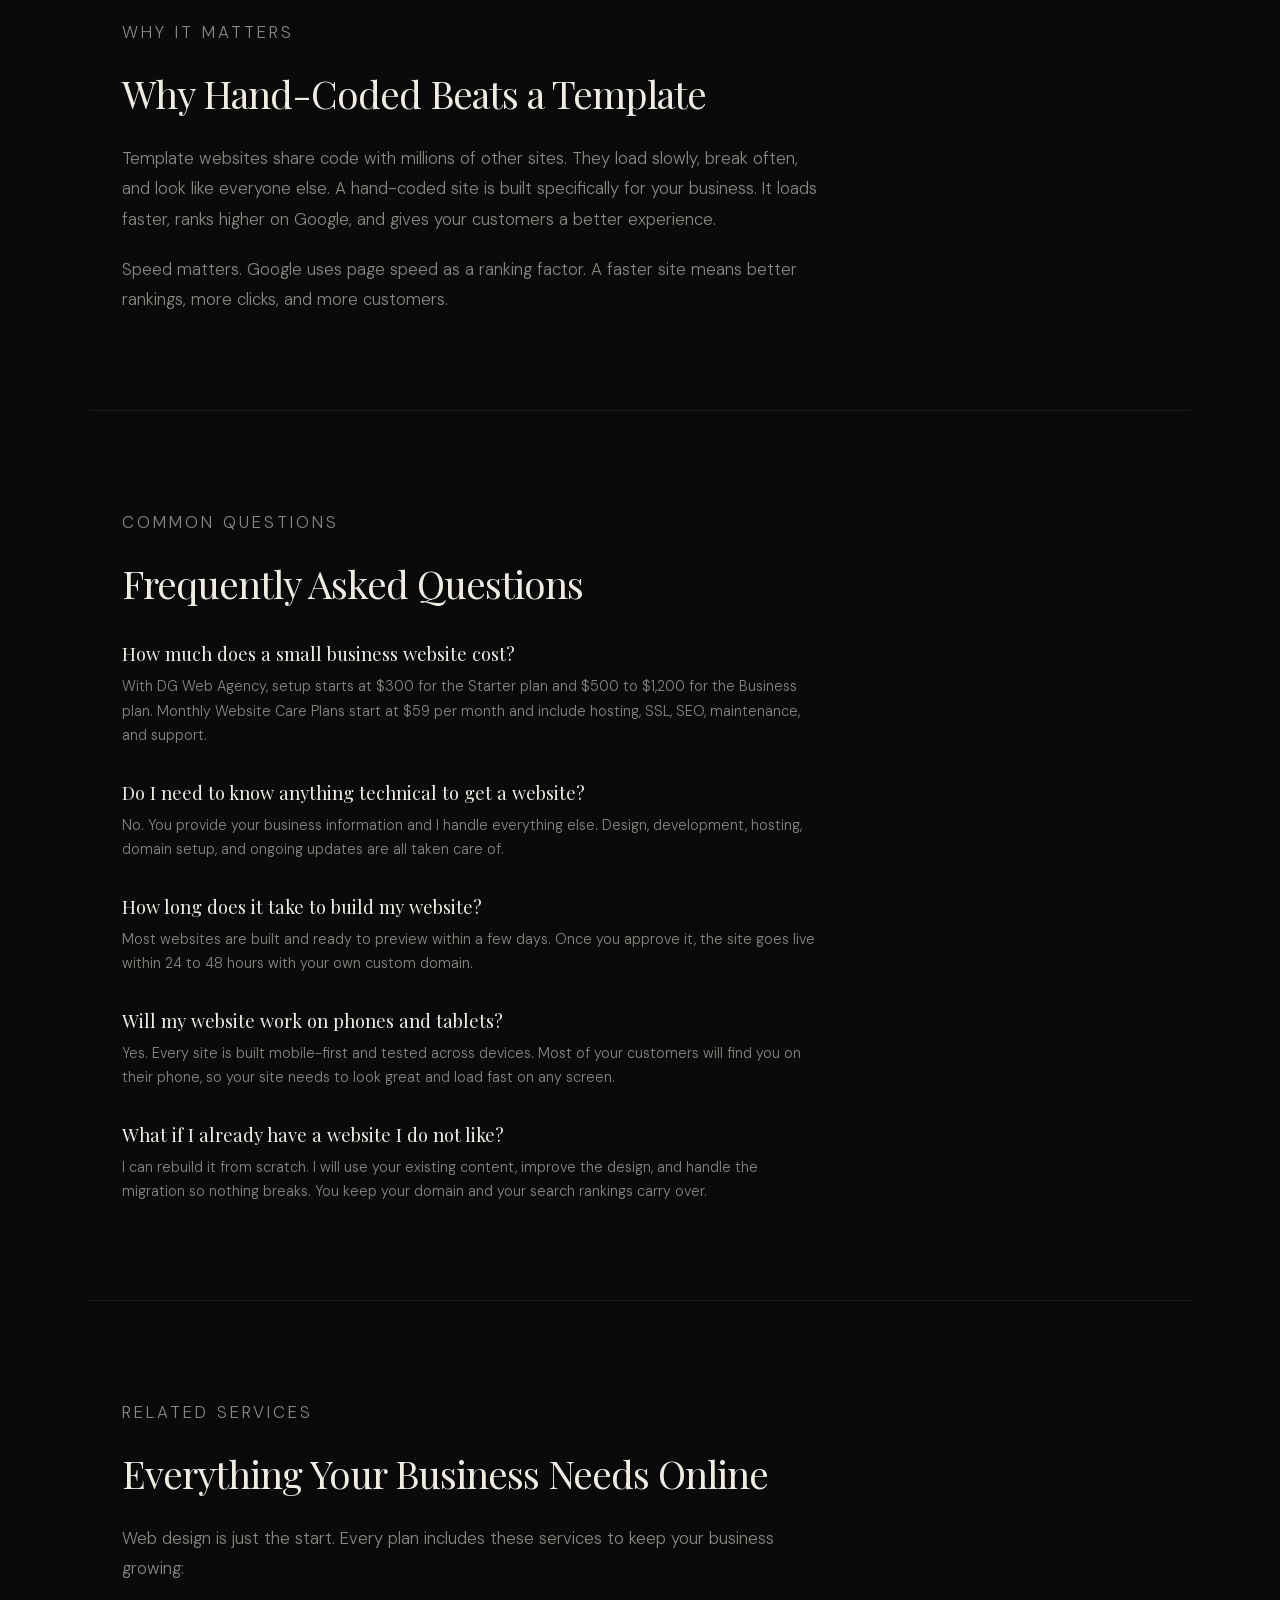
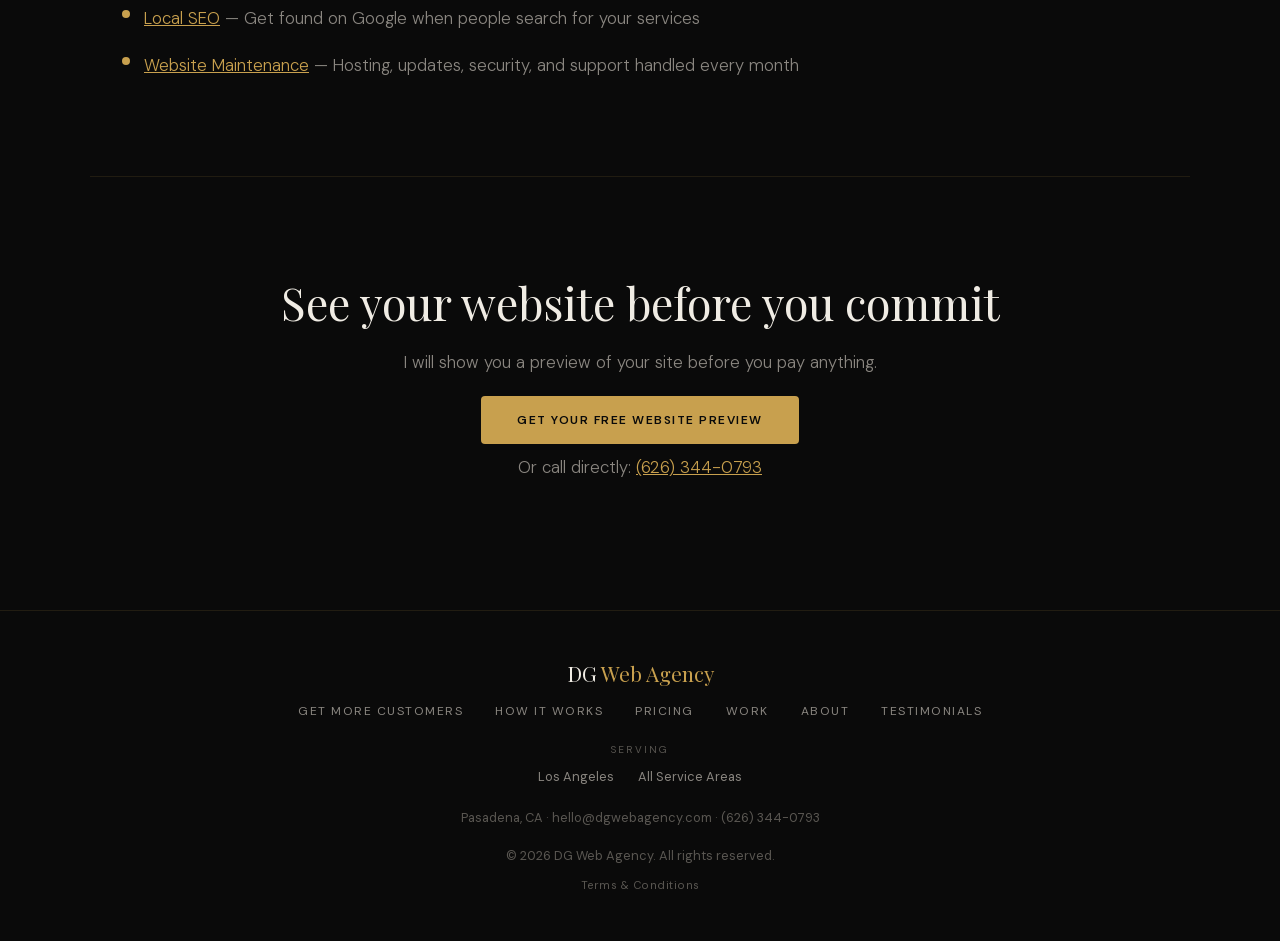
<file: services/web-design.html>
<!DOCTYPE html>
<html lang="en">
<head>
<meta charset="UTF-8">
<meta name="viewport" content="width=device-width, initial-scale=1.0">

<title>Small Business Web Design That Gets You Customers | DG Web Agency</title>
<meta name="description" content="Custom websites for small businesses. Hand-coded, mobile-friendly, SEO-ready. Setup starts at $300, Website Care Plans from $59/month. Built by one developer who picks up the phone.">
<link rel="canonical" href="https://dgwebagency.com/services/web-design.html">

<meta property="og:title" content="Small Business Web Design That Gets You Customers | DG Web Agency">
<meta property="og:description" content="Custom websites for small businesses. Hand-coded, mobile-friendly, SEO-ready. Setup starts at $300, Website Care Plans from $59/month.">
<meta property="og:type" content="website">
<meta property="og:url" content="https://dgwebagency.com/services/web-design.html">
<meta property="og:image" content="https://dgwebagency.com/assets/img/og-image.jpg">
<meta property="og:site_name" content="DG Web Agency">
<meta property="og:locale" content="en_US">

<meta name="twitter:card" content="summary">
<meta name="twitter:title" content="Small Business Web Design That Gets You Customers | DG Web Agency">
<meta name="twitter:description" content="Custom websites for small businesses. Hand-coded, mobile-friendly, SEO-ready. Setup from $300, Care Plans from $59/month.">

<link rel="icon" type="image/svg+xml" href="../favicon.svg">
<link rel="stylesheet" href="../css/styles.css">

<script type="application/ld+json">
{
  "@context": "https://schema.org",
  "@type": "Service",
  "mainEntityOfPage": "https://dgwebagency.com/services/web-design.html",
  "name": "Small Business Web Design",
  "description": "Custom websites for small businesses. Hand-coded in HTML, CSS, and JavaScript. Mobile-friendly, SEO-ready, and fully managed. Setup starts at $300, Website Care Plans from $59 per month.",
  "provider": {
    "@type": "ProfessionalService",
    "name": "DG Web Agency",
    "url": "https://dgwebagency.com",
    "telephone": "+1-626-344-0793"
  },
  "serviceType": "Web Design",
  "areaServed": {
    "@type": "Country",
    "name": "United States"
  },
  "offers": {
    "@type": "Offer",
    "price": "59",
    "priceCurrency": "USD",
    "priceSpecification": {
      "@type": "UnitPriceSpecification",
      "price": "59",
      "priceCurrency": "USD",
      "billingDuration": "P1M",
      "unitText": "month"
    }
  }
}
</script>

<script type="application/ld+json">
{
  "@context": "https://schema.org",
  "@type": "FAQPage",
  "mainEntity": [
    {
      "@type": "Question",
      "name": "How much does a small business website cost?",
      "acceptedAnswer": {
        "@type": "Answer",
        "text": "With DG Web Agency, setup starts at $300 for the Starter plan and $500 to $1,200 for the Business plan. Monthly Website Care Plans start at $59 per month which includes hosting, SSL, SEO, maintenance, and support."
      }
    },
    {
      "@type": "Question",
      "name": "Do I need to know anything technical to get a website?",
      "acceptedAnswer": {
        "@type": "Answer",
        "text": "No. You provide your business information and I handle everything else. Design, development, hosting, domain setup, and ongoing updates are all taken care of."
      }
    },
    {
      "@type": "Question",
      "name": "How long does it take to build my website?",
      "acceptedAnswer": {
        "@type": "Answer",
        "text": "Most websites are built and ready to preview within a few days. Once you approve it, the site goes live within 24 to 48 hours with your own custom domain."
      }
    },
    {
      "@type": "Question",
      "name": "Will my website work on phones and tablets?",
      "acceptedAnswer": {
        "@type": "Answer",
        "text": "Yes. Every site is built mobile-first and tested across devices. Most of your customers will find you on their phone, so your site needs to look great and load fast on any screen."
      }
    },
    {
      "@type": "Question",
      "name": "What if I already have a website I do not like?",
      "acceptedAnswer": {
        "@type": "Answer",
        "text": "I can rebuild it from scratch. I will use your existing content, improve the design, and handle the migration so nothing breaks. You keep your domain and your search rankings carry over."
      }
    }
  ]
}
</script>

<script type="application/ld+json">
{
  "@context": "https://schema.org",
  "@type": "BreadcrumbList",
  "itemListElement": [
    {
      "@type": "ListItem",
      "position": 1,
      "name": "Home",
      "item": "https://dgwebagency.com/"
    },
    {
      "@type": "ListItem",
      "position": 2,
      "name": "Services",
      "item": "https://dgwebagency.com/services/web-design.html"
    },
    {
      "@type": "ListItem",
      "position": 3,
      "name": "Web Design"
    }
  ]
}
</script>
</head>
<body>
<a href="#main" class="skip-link">Skip to content</a>

<nav>
  <a href="/" class="nav-logo">DG <span>Web Agency</span></a>
  <ul class="nav-links">
    <li><a href="../index.html#getfound">Get More Customers</a></li>
    <li><a href="../index.html#how">How It Works</a></li>
    <li><a href="../index.html#pricing">Pricing</a></li>
    <li><a href="../index.html#work">Work</a></li>
    <li><a href="../pages/about.html">About</a></li>
    <li><a href="audit.html">Test My Site</a></li>
    <li><a href="../index.html#testimonials">Testimonials</a></li>
    <li class="nav-mobile-cta"><a href="../index.html#contact">Contact Me</a></li>
  </ul>
  <a href="../index.html#contact" class="nav-cta">Contact Me</a>
  <button class="hamburger" aria-label="Open menu" aria-expanded="false">
    <span></span>
    <span></span>
    <span></span>
  </button>
</nav>

<main id="main">

<!-- HERO -->
<section class="about-page-hero fade-in">
  <h1>Small Business Web Design</h1>
  <p class="hero-sub">A custom website that gets your business found online. No templates, no page builders. Setup starts at $300.</p>
</section>

<!-- WHAT YOU GET -->
<section class="about-section fade-in">
  <p class="section-label">What You Get</p>
  <h2>A Website Built Around Your Business</h2>
  <p>Every site I build is hand-coded from scratch in HTML, CSS, and JavaScript. No WordPress, no Wix, no Squarespace. That means your site loads faster, ranks better, and does not break when a plugin updates.</p>
  <p>I take your real business information, services, hours, and reviews, and turn it into a clean, professional website that is designed to convert visitors into customers. You see the finished site before you pay anything.</p>
  <p>You pay a one-time setup fee and a monthly Website Care Plan. Hosting, SSL, a custom domain, local SEO, content updates, and support are all included. You focus on your business, I handle the website.</p>
</section>

<!-- WHO THIS IS FOR -->
<section class="about-section fade-in">
  <p class="section-label">Who This Is For</p>
  <h2>Built for Business Owners, Not Tech People</h2>
  <p>You do not need to know HTML. You do not need to pick a template. You do not need to learn a dashboard. I handle every part of the process so you never have to touch anything technical.</p>
  <p>This is for small business owners who want a professional website without the cost, complexity, or hassle of dealing with agencies, freelancers who disappear, or DIY website builders that waste your time.</p>
</section>

<!-- WHY HAND-CODED -->
<section class="about-section fade-in">
  <p class="section-label">Why It Matters</p>
  <h2>Why Hand-Coded Beats a Template</h2>
  <p>Template websites share code with millions of other sites. They load slowly, break often, and look like everyone else. A hand-coded site is built specifically for your business. It loads faster, ranks higher on Google, and gives your customers a better experience.</p>
  <p>Speed matters. Google uses page speed as a ranking factor. A faster site means better rankings, more clicks, and more customers.</p>
</section>

<!-- FAQ -->
<section class="about-section fade-in">
  <p class="section-label">Common Questions</p>
  <h2>Frequently Asked Questions</h2>

  <div class="terms-content">
    <div class="terms-item">
      <h3>How much does a small business website cost?</h3>
      <p>With DG Web Agency, setup starts at $300 for the Starter plan and $500 to $1,200 for the Business plan. Monthly Website Care Plans start at $59 per month and include hosting, SSL, SEO, maintenance, and support.</p>
    </div>
    <div class="terms-item">
      <h3>Do I need to know anything technical to get a website?</h3>
      <p>No. You provide your business information and I handle everything else. Design, development, hosting, domain setup, and ongoing updates are all taken care of.</p>
    </div>
    <div class="terms-item">
      <h3>How long does it take to build my website?</h3>
      <p>Most websites are built and ready to preview within a few days. Once you approve it, the site goes live within 24 to 48 hours with your own custom domain.</p>
    </div>
    <div class="terms-item">
      <h3>Will my website work on phones and tablets?</h3>
      <p>Yes. Every site is built mobile-first and tested across devices. Most of your customers will find you on their phone, so your site needs to look great and load fast on any screen.</p>
    </div>
    <div class="terms-item">
      <h3>What if I already have a website I do not like?</h3>
      <p>I can rebuild it from scratch. I will use your existing content, improve the design, and handle the migration so nothing breaks. You keep your domain and your search rankings carry over.</p>
    </div>
  </div>
</section>

<!-- RELATED SERVICES -->
<section class="about-section fade-in">
  <p class="section-label">Related Services</p>
  <h2>Everything Your Business Needs Online</h2>
  <p>Web design is just the start. Every plan includes these services to keep your business growing:</p>
  <div class="getfound-points">
    <div class="getfound-point">
      <div class="getfound-dot"></div>
      <p><a href="local-seo.html">Local SEO</a> — Get found on Google when people search for your services</p>
    </div>
    <div class="getfound-point">
      <div class="getfound-dot"></div>
      <p><a href="web-maintenance.html">Website Maintenance</a> — Hosting, updates, security, and support handled every month</p>
    </div>
  </div>
</section>

<!-- CTA -->
<section class="about-cta fade-in">
  <h2>See your website before you commit</h2>
  <p>I will show you a preview of your site before you pay anything.</p>
  <a href="../index.html#contact" class="btn btn-primary">Get Your Free Website Preview</a>
  <p class="mt-sm">Or call directly: <a href="tel:+16263440793">(626) 344-0793</a></p>
</section>

</main>

<footer>
  <div class="footer-logo">DG <span>Web Agency</span></div>
  <div class="footer-links">
    <a href="../index.html#getfound">Get More Customers</a>
    <a href="../index.html#how">How It Works</a>
    <a href="../index.html#pricing">Pricing</a>
    <a href="../index.html#work">Work</a>
    <a href="../pages/about.html">About</a>
    <a href="../index.html#testimonials">Testimonials</a>
  </div>
  <div class="footer-locations">
    <p class="footer-locations-label">Serving</p>
    <a href="../locations/los-angeles.html">Los Angeles</a>
    <a href="../service-areas.html">All Service Areas</a>
  </div>
  <p>Pasadena, CA &middot; hello@dgwebagency.com &middot; (626) 344-0793</p>
  <br>
  <p>&copy; 2026 DG Web Agency. All rights reserved.</p>
  <p class="footer-terms"><a href="../pages/terms.html">Terms &amp; Conditions</a></p>
</footer>

<script src="../js/main.js" defer></script>

</body>
</html>
</file>
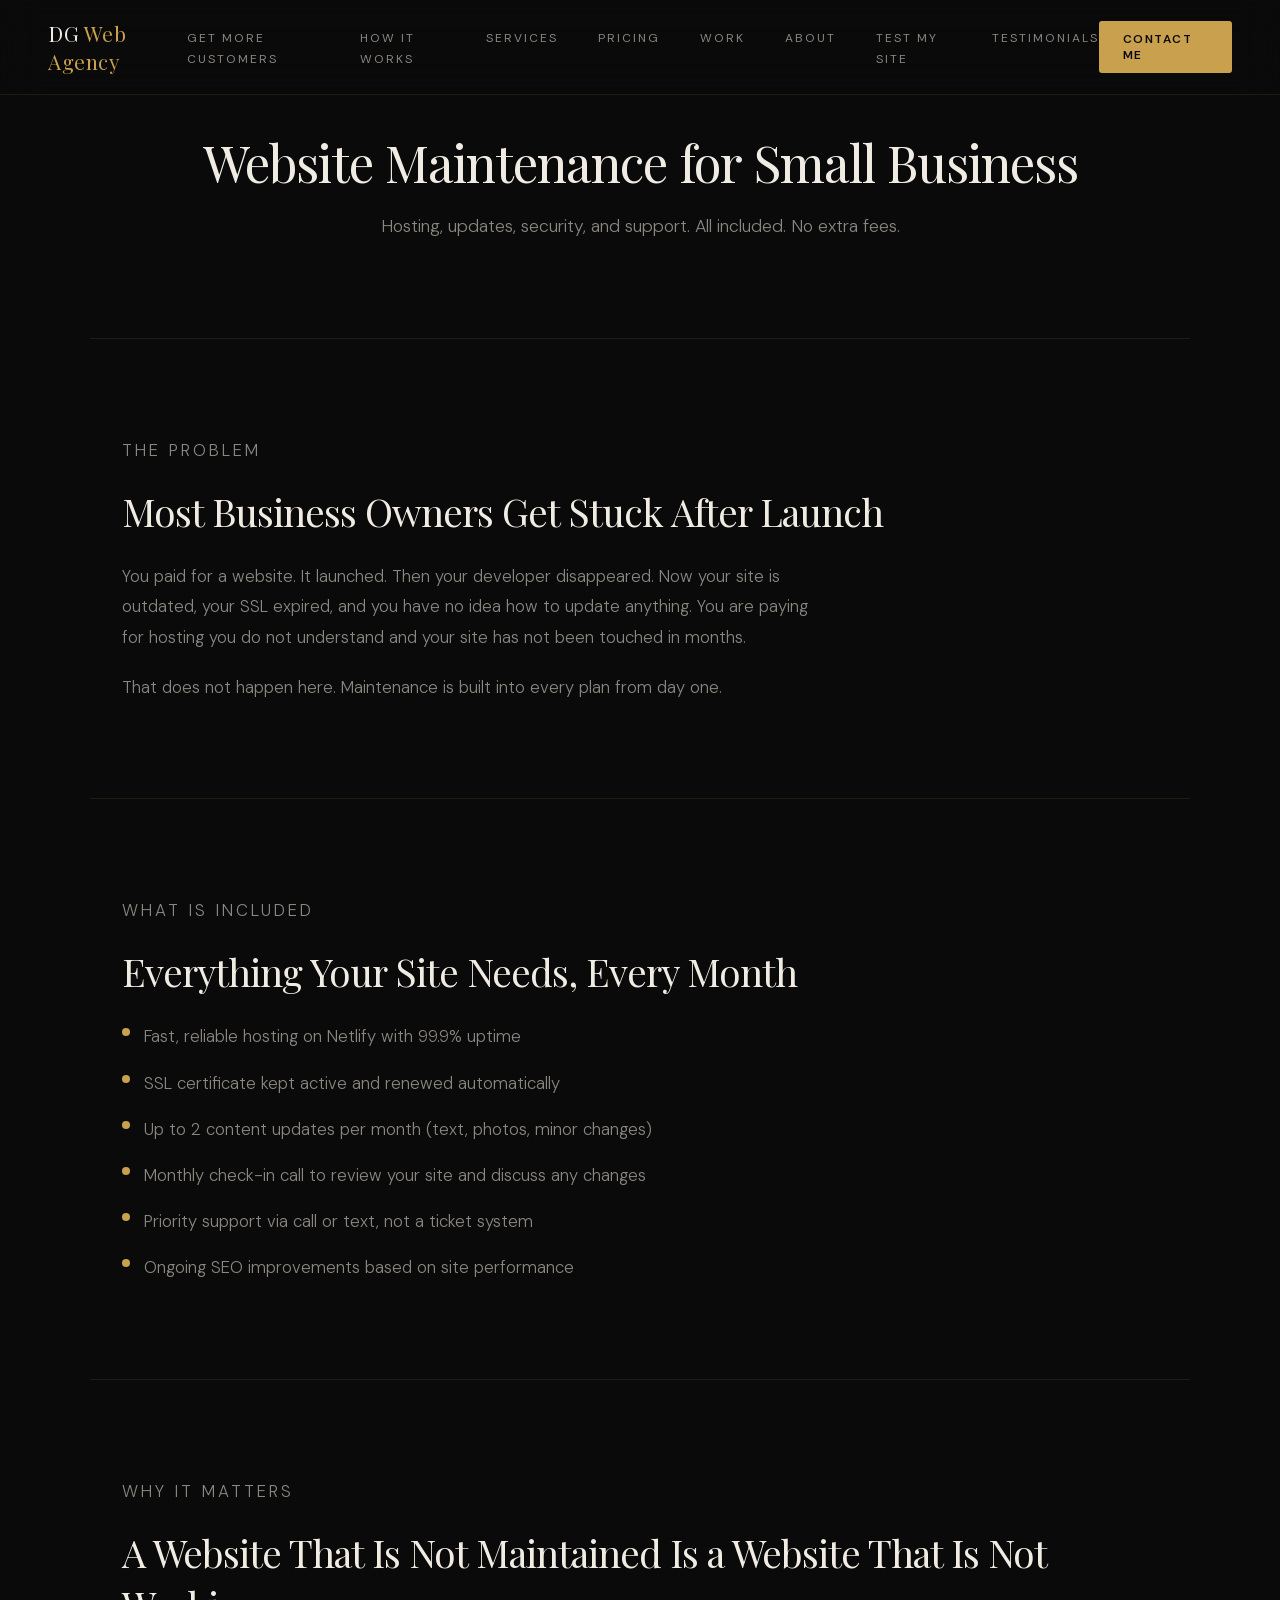
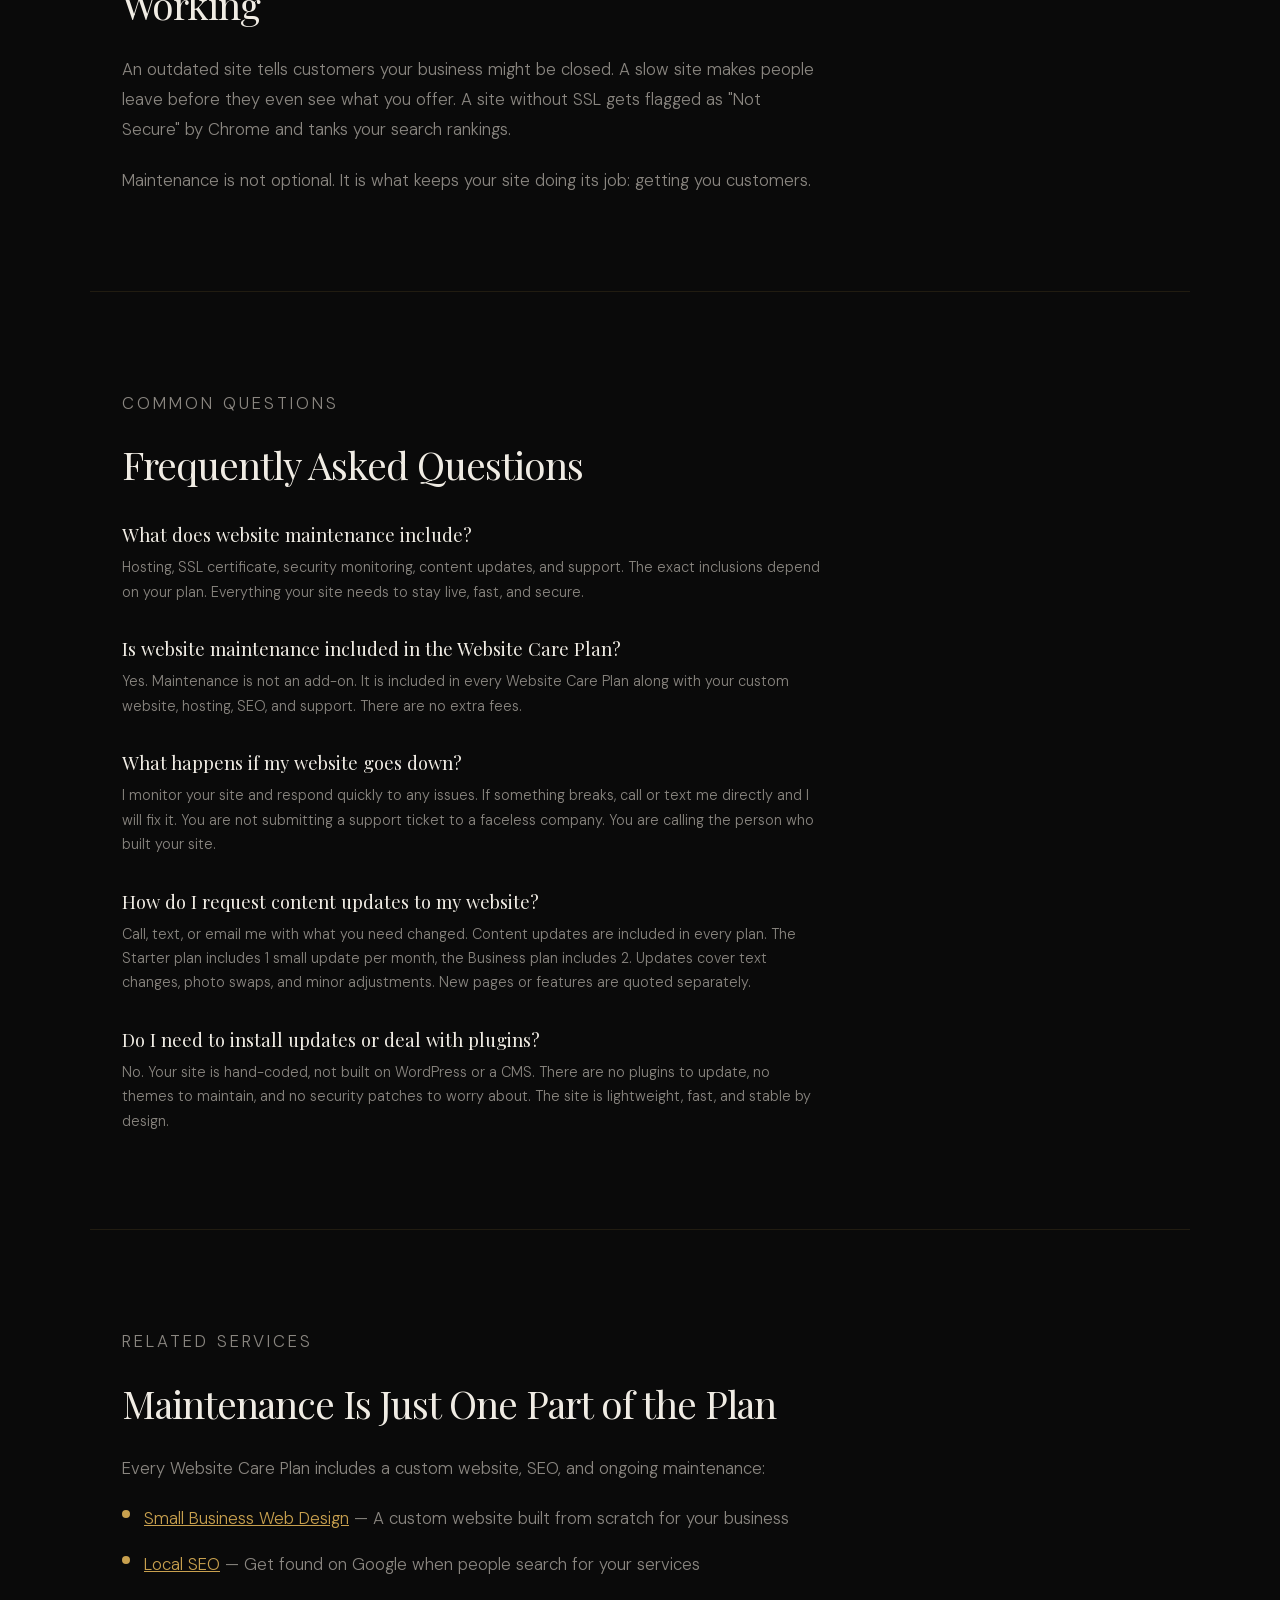
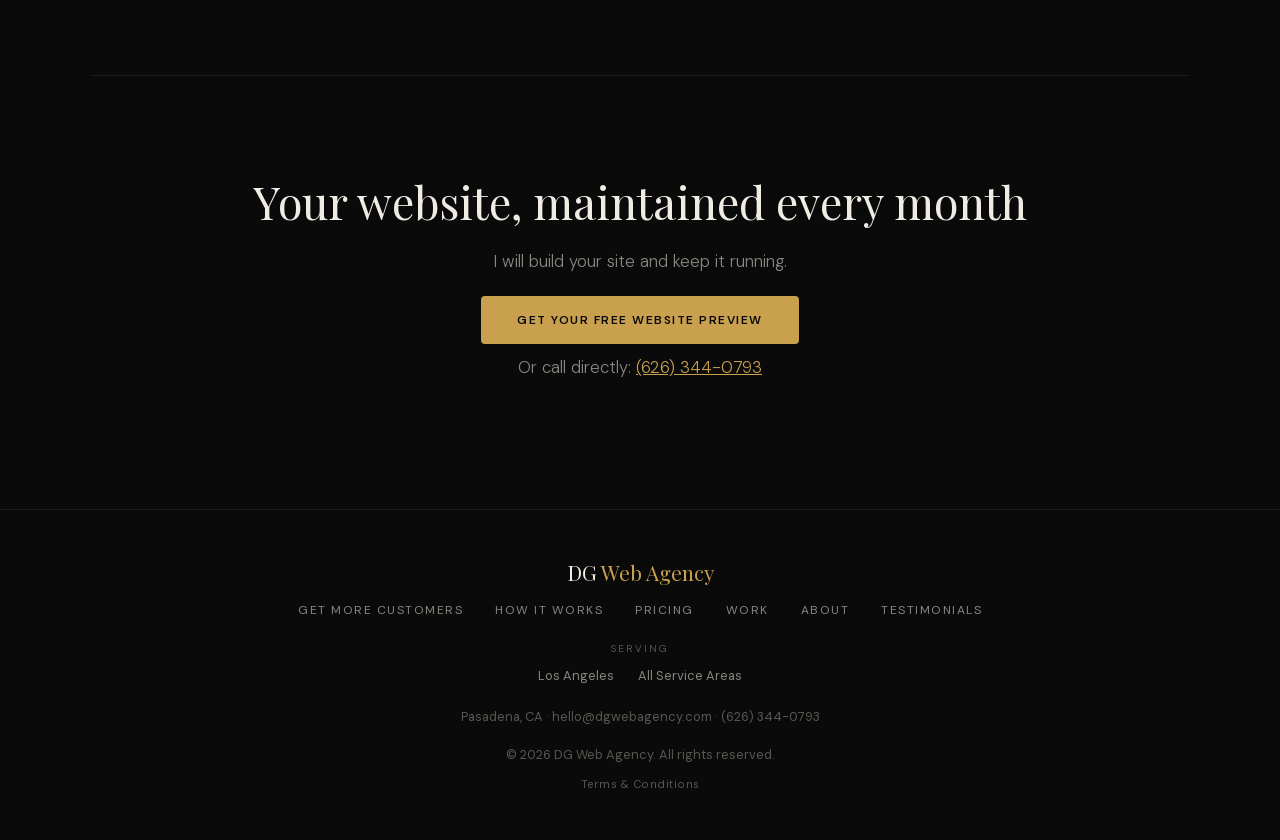
<file: services/web-maintenance.html>
<!DOCTYPE html>
<html lang="en">
<head>
<meta charset="UTF-8">
<meta name="viewport" content="width=device-width, initial-scale=1.0">

<title>Website Maintenance for Small Business | DG Web Agency</title>
<meta name="description" content="Website hosting, updates, security, and support included in every Website Care Plan. No extra fees, no surprise charges. One developer handles everything. Plans from $59/month.">
<link rel="canonical" href="https://dgwebagency.com/services/web-maintenance.html">

<meta property="og:title" content="Website Maintenance for Small Business | DG Web Agency">
<meta property="og:description" content="Website hosting, updates, security, and support included in every Website Care Plan. No extra fees, no surprise charges.">
<meta property="og:type" content="website">
<meta property="og:url" content="https://dgwebagency.com/services/web-maintenance.html">
<meta property="og:image" content="https://dgwebagency.com/assets/img/og-image.jpg">
<meta property="og:site_name" content="DG Web Agency">
<meta property="og:locale" content="en_US">

<meta name="twitter:card" content="summary">
<meta name="twitter:title" content="Website Maintenance for Small Business | DG Web Agency">
<meta name="twitter:description" content="Hosting, updates, security, and support. All included in every Website Care Plan. No extra fees.">

<link rel="icon" type="image/svg+xml" href="../favicon.svg">
<link rel="stylesheet" href="../css/styles.css">

<script type="application/ld+json">
{
  "@context": "https://schema.org",
  "@type": "Service",
  "mainEntityOfPage": "https://dgwebagency.com/services/web-maintenance.html",
  "name": "Website Maintenance for Small Business",
  "description": "Ongoing website maintenance including hosting, SSL, security monitoring, content updates, and priority support. Included in every Website Care Plan with no extra fees.",
  "provider": {
    "@type": "ProfessionalService",
    "name": "DG Web Agency",
    "url": "https://dgwebagency.com",
    "telephone": "+1-626-344-0793"
  },
  "serviceType": "Website Maintenance",
  "areaServed": {
    "@type": "Country",
    "name": "United States"
  },
  "offers": {
    "@type": "Offer",
    "price": "59",
    "priceCurrency": "USD",
    "priceSpecification": {
      "@type": "UnitPriceSpecification",
      "price": "59",
      "priceCurrency": "USD",
      "billingDuration": "P1M",
      "unitText": "month"
    }
  }
}
</script>

<script type="application/ld+json">
{
  "@context": "https://schema.org",
  "@type": "FAQPage",
  "mainEntity": [
    {
      "@type": "Question",
      "name": "What does website maintenance include?",
      "acceptedAnswer": {
        "@type": "Answer",
        "text": "Hosting, SSL certificate, security monitoring, content updates, and support. The exact inclusions depend on your plan. Everything your site needs to stay live, fast, and secure."
      }
    },
    {
      "@type": "Question",
      "name": "Is website maintenance included in the Website Care Plan?",
      "acceptedAnswer": {
        "@type": "Answer",
        "text": "Yes. Maintenance is not an add-on. It is included in every Website Care Plan along with your custom website, hosting, SEO, and support. There are no extra fees."
      }
    },
    {
      "@type": "Question",
      "name": "What happens if my website goes down?",
      "acceptedAnswer": {
        "@type": "Answer",
        "text": "I monitor your site and respond quickly to any issues. If something breaks, call or text me directly and I will fix it. You are not submitting a support ticket to a faceless company. You are calling the person who built your site."
      }
    },
    {
      "@type": "Question",
      "name": "How do I request content updates to my website?",
      "acceptedAnswer": {
        "@type": "Answer",
        "text": "Call, text, or email me with what you need changed. Content updates are included in every plan. The Starter plan includes 1 small update per month, the Business plan includes 2. Updates cover text changes, photo swaps, and minor adjustments. New pages or features are quoted separately."
      }
    },
    {
      "@type": "Question",
      "name": "Do I need to install updates or deal with plugins?",
      "acceptedAnswer": {
        "@type": "Answer",
        "text": "No. Your site is hand-coded, not built on WordPress or a CMS. There are no plugins to update, no themes to maintain, and no security patches to worry about. The site is lightweight, fast, and stable by design."
      }
    }
  ]
}
</script>

<script type="application/ld+json">
{
  "@context": "https://schema.org",
  "@type": "BreadcrumbList",
  "itemListElement": [
    {
      "@type": "ListItem",
      "position": 1,
      "name": "Home",
      "item": "https://dgwebagency.com/"
    },
    {
      "@type": "ListItem",
      "position": 2,
      "name": "Services",
      "item": "https://dgwebagency.com/services/web-design.html"
    },
    {
      "@type": "ListItem",
      "position": 3,
      "name": "Website Maintenance"
    }
  ]
}
</script>
</head>
<body>
<a href="#main" class="skip-link">Skip to content</a>

<nav>
  <a href="/" class="nav-logo">DG <span>Web Agency</span></a>
  <ul class="nav-links">
    <li><a href="../index.html#getfound">Get More Customers</a></li>
    <li><a href="../index.html#how">How It Works</a></li>
    <li><a href="web-design.html">Services</a></li>
    <li><a href="../index.html#pricing">Pricing</a></li>
    <li><a href="../index.html#work">Work</a></li>
    <li><a href="../pages/about.html">About</a></li>
    <li><a href="audit.html">Test My Site</a></li>
    <li><a href="../index.html#testimonials">Testimonials</a></li>
    <li class="nav-mobile-cta"><a href="../index.html#contact">Contact Me</a></li>
  </ul>
  <a href="../index.html#contact" class="nav-cta">Contact Me</a>
  <button class="hamburger" aria-label="Open menu" aria-expanded="false">
    <span></span>
    <span></span>
    <span></span>
  </button>
</nav>

<main id="main">

<!-- HERO -->
<section class="about-page-hero fade-in">
  <h1>Website Maintenance for Small Business</h1>
  <p class="hero-sub">Hosting, updates, security, and support. All included. No extra fees.</p>
</section>

<!-- THE PROBLEM -->
<section class="about-section fade-in">
  <p class="section-label">The Problem</p>
  <h2>Most Business Owners Get Stuck After Launch</h2>
  <p>You paid for a website. It launched. Then your developer disappeared. Now your site is outdated, your SSL expired, and you have no idea how to update anything. You are paying for hosting you do not understand and your site has not been touched in months.</p>
  <p>That does not happen here. Maintenance is built into every plan from day one.</p>
</section>

<!-- WHAT IS INCLUDED -->
<section class="about-section fade-in">
  <p class="section-label">What Is Included</p>
  <h2>Everything Your Site Needs, Every Month</h2>
  <div class="getfound-points">
    <div class="getfound-point">
      <div class="getfound-dot"></div>
      <p>Fast, reliable hosting on Netlify with 99.9% uptime</p>
    </div>
    <div class="getfound-point">
      <div class="getfound-dot"></div>
      <p>SSL certificate kept active and renewed automatically</p>
    </div>
    <div class="getfound-point">
      <div class="getfound-dot"></div>
      <p>Up to 2 content updates per month (text, photos, minor changes)</p>
    </div>
    <div class="getfound-point">
      <div class="getfound-dot"></div>
      <p>Monthly check-in call to review your site and discuss any changes</p>
    </div>
    <div class="getfound-point">
      <div class="getfound-dot"></div>
      <p>Priority support via call or text, not a ticket system</p>
    </div>
    <div class="getfound-point">
      <div class="getfound-dot"></div>
      <p>Ongoing SEO improvements based on site performance</p>
    </div>
  </div>
</section>

<!-- WHY IT MATTERS -->
<section class="about-section fade-in">
  <p class="section-label">Why It Matters</p>
  <h2>A Website That Is Not Maintained Is a Website That Is Not Working</h2>
  <p>An outdated site tells customers your business might be closed. A slow site makes people leave before they even see what you offer. A site without SSL gets flagged as "Not Secure" by Chrome and tanks your search rankings.</p>
  <p>Maintenance is not optional. It is what keeps your site doing its job: getting you customers.</p>
</section>

<!-- FAQ -->
<section class="about-section fade-in">
  <p class="section-label">Common Questions</p>
  <h2>Frequently Asked Questions</h2>

  <div class="terms-content">
    <div class="terms-item">
      <h3>What does website maintenance include?</h3>
      <p>Hosting, SSL certificate, security monitoring, content updates, and support. The exact inclusions depend on your plan. Everything your site needs to stay live, fast, and secure.</p>
    </div>
    <div class="terms-item">
      <h3>Is website maintenance included in the Website Care Plan?</h3>
      <p>Yes. Maintenance is not an add-on. It is included in every Website Care Plan along with your custom website, hosting, SEO, and support. There are no extra fees.</p>
    </div>
    <div class="terms-item">
      <h3>What happens if my website goes down?</h3>
      <p>I monitor your site and respond quickly to any issues. If something breaks, call or text me directly and I will fix it. You are not submitting a support ticket to a faceless company. You are calling the person who built your site.</p>
    </div>
    <div class="terms-item">
      <h3>How do I request content updates to my website?</h3>
      <p>Call, text, or email me with what you need changed. Content updates are included in every plan. The Starter plan includes 1 small update per month, the Business plan includes 2. Updates cover text changes, photo swaps, and minor adjustments. New pages or features are quoted separately.</p>
    </div>
    <div class="terms-item">
      <h3>Do I need to install updates or deal with plugins?</h3>
      <p>No. Your site is hand-coded, not built on WordPress or a CMS. There are no plugins to update, no themes to maintain, and no security patches to worry about. The site is lightweight, fast, and stable by design.</p>
    </div>
  </div>
</section>

<!-- RELATED SERVICES -->
<section class="about-section fade-in">
  <p class="section-label">Related Services</p>
  <h2>Maintenance Is Just One Part of the Plan</h2>
  <p>Every Website Care Plan includes a custom website, SEO, and ongoing maintenance:</p>
  <div class="getfound-points">
    <div class="getfound-point">
      <div class="getfound-dot"></div>
      <p><a href="web-design.html">Small Business Web Design</a> — A custom website built from scratch for your business</p>
    </div>
    <div class="getfound-point">
      <div class="getfound-dot"></div>
      <p><a href="local-seo.html">Local SEO</a> — Get found on Google when people search for your services</p>
    </div>
  </div>
</section>

<!-- CTA -->
<section class="about-cta fade-in">
  <h2>Your website, maintained every month</h2>
  <p>I will build your site and keep it running.</p>
  <a href="../index.html#contact" class="btn btn-primary">Get Your Free Website Preview</a>
  <p class="mt-sm">Or call directly: <a href="tel:+16263440793">(626) 344-0793</a></p>
</section>

</main>

<footer>
  <div class="footer-logo">DG <span>Web Agency</span></div>
  <div class="footer-links">
    <a href="../index.html#getfound">Get More Customers</a>
    <a href="../index.html#how">How It Works</a>
    <a href="../index.html#pricing">Pricing</a>
    <a href="../index.html#work">Work</a>
    <a href="../pages/about.html">About</a>
    <a href="../index.html#testimonials">Testimonials</a>
  </div>
  <div class="footer-locations">
    <p class="footer-locations-label">Serving</p>
    <a href="../locations/los-angeles.html">Los Angeles</a>
    <a href="../service-areas.html">All Service Areas</a>
  </div>
  <p>Pasadena, CA &middot; hello@dgwebagency.com &middot; (626) 344-0793</p>
  <br>
  <p>&copy; 2026 DG Web Agency. All rights reserved.</p>
  <p class="footer-terms"><a href="../pages/terms.html">Terms &amp; Conditions</a></p>
</footer>

<script src="../js/main.js" defer></script>

</body>
</html>
</file>
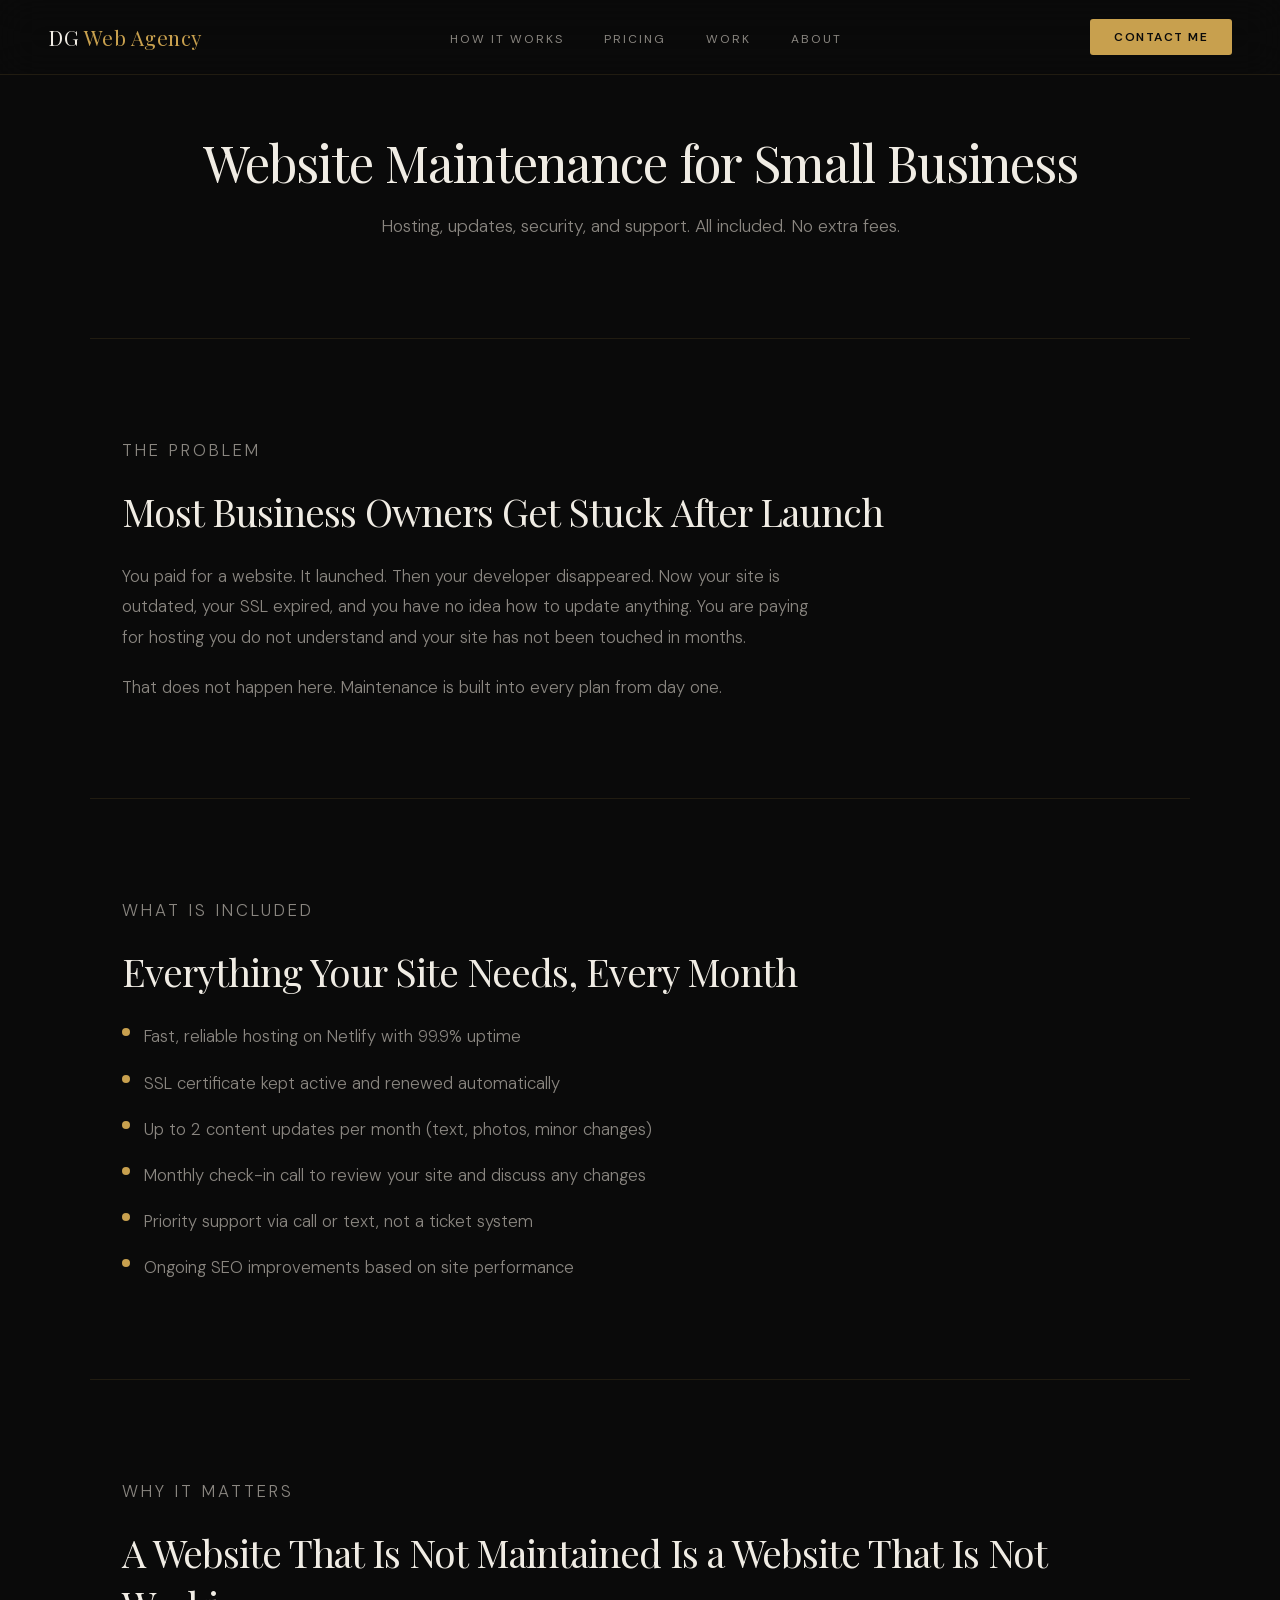
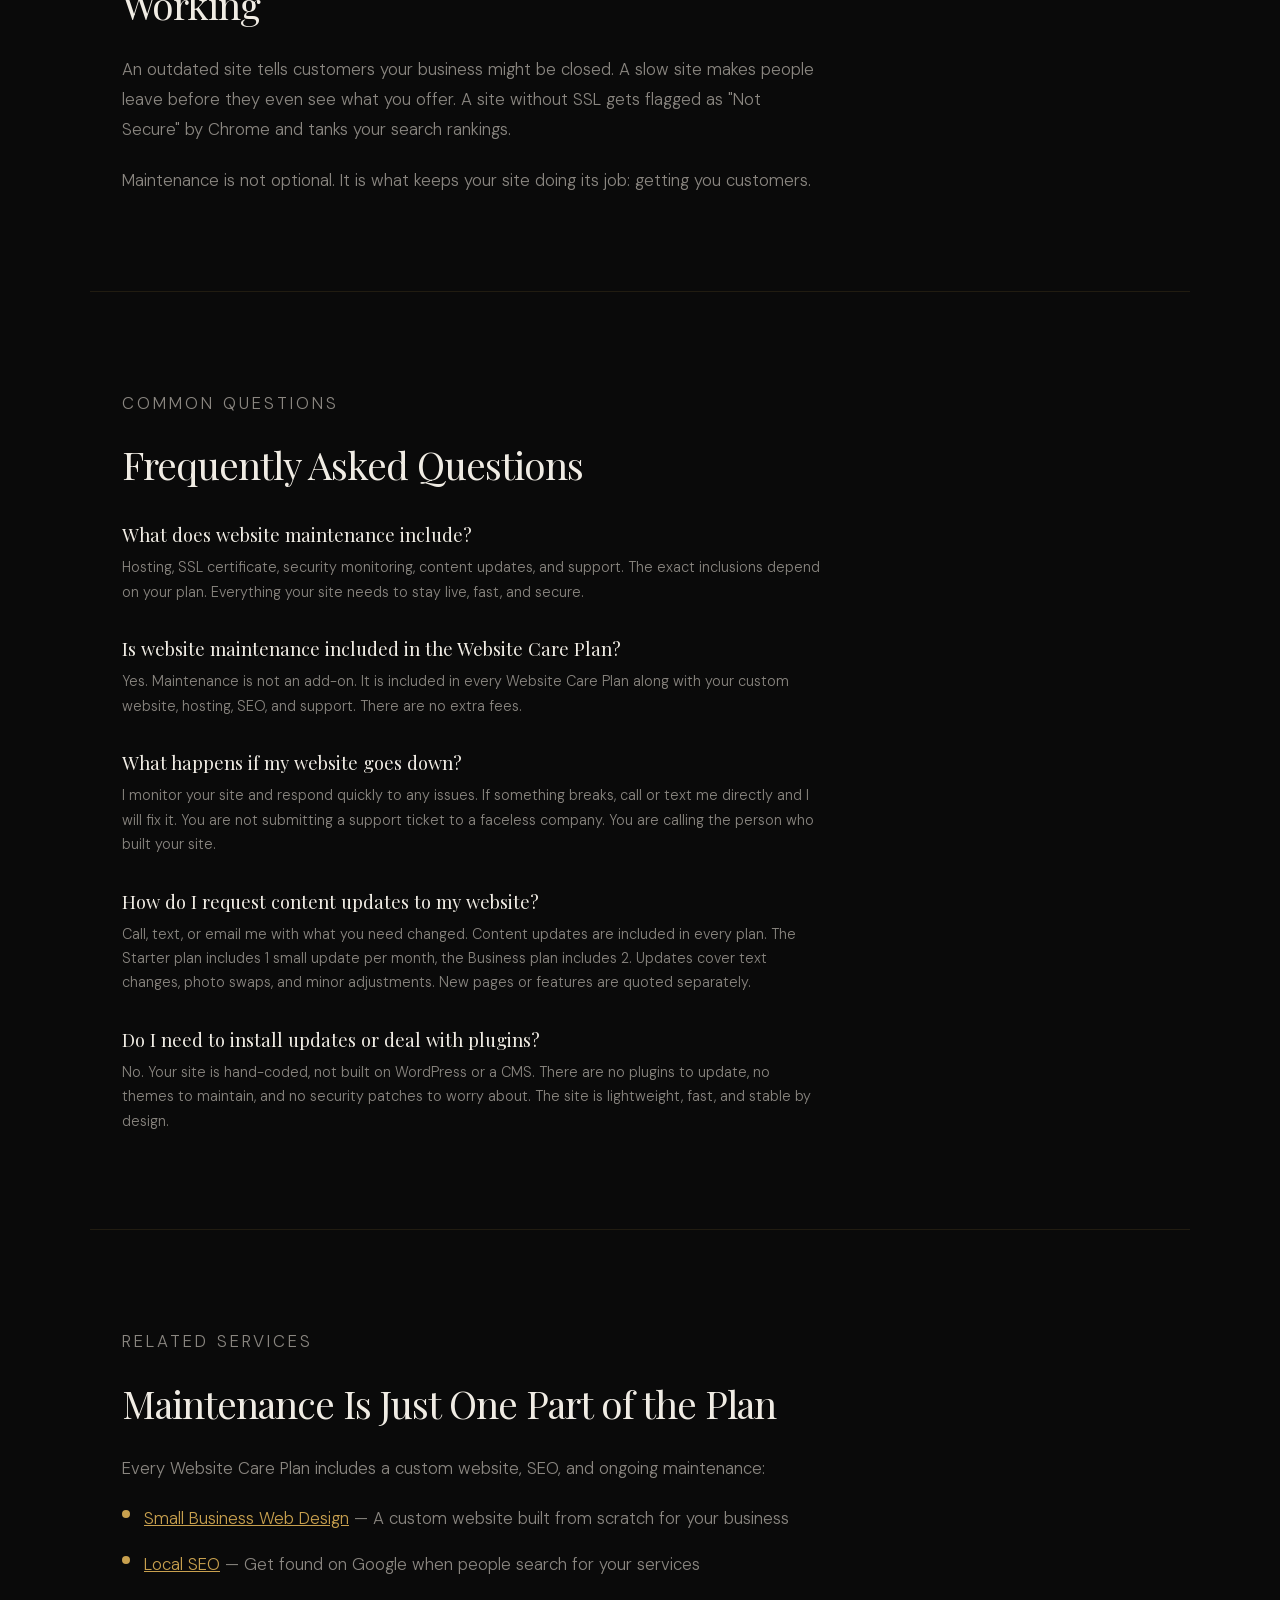
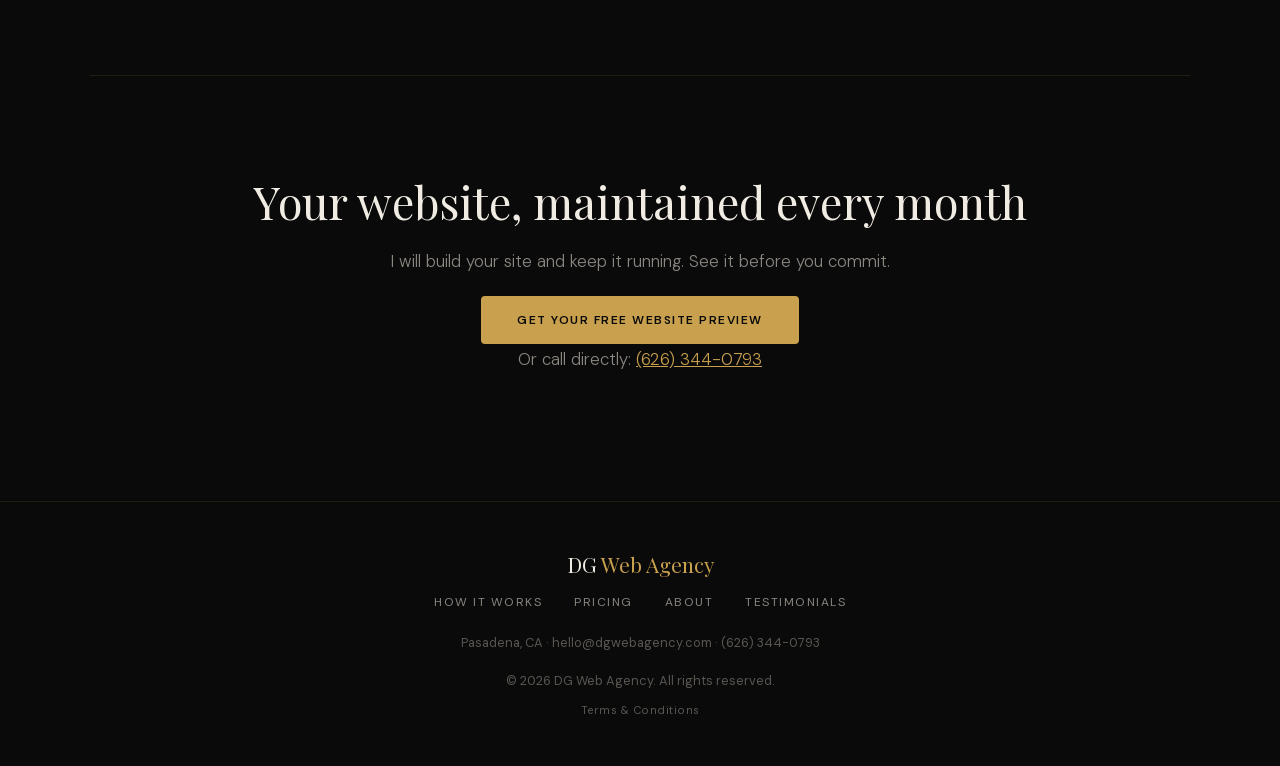
<file: services/website-maintenance.html>
<!DOCTYPE html>
<html lang="en">
<head>
<meta charset="UTF-8">
<meta name="viewport" content="width=device-width, initial-scale=1.0">

<title>Website Maintenance for Small Business | DG Web Agency</title>
<meta name="description" content="Website hosting, updates, security, and support included in every Website Care Plan. No extra fees, no surprise charges. One developer handles everything. Plans from $59/month.">
<link rel="canonical" href="https://dgwebagency.com/services/website-maintenance.html">

<meta property="og:title" content="Website Maintenance for Small Business | DG Web Agency">
<meta property="og:description" content="Website hosting, updates, security, and support included in every Website Care Plan. No extra fees, no surprise charges.">
<meta property="og:type" content="website">
<meta property="og:url" content="https://dgwebagency.com/services/website-maintenance.html">
<meta property="og:image" content="https://dgwebagency.com/assets/img/og-image.jpg">
<meta property="og:site_name" content="DG Web Agency">
<meta property="og:locale" content="en_US">

<meta name="twitter:card" content="summary">
<meta name="twitter:title" content="Website Maintenance for Small Business | DG Web Agency">
<meta name="twitter:description" content="Hosting, updates, security, and support. All included in every Website Care Plan. No extra fees.">

<link rel="icon" type="image/svg+xml" href="../favicon.svg">
<link rel="stylesheet" href="../css/styles.css">

<script type="application/ld+json">
{
  "@context": "https://schema.org",
  "@type": "Service",
  "name": "Website Maintenance for Small Business",
  "description": "Ongoing website maintenance including hosting, SSL, security monitoring, content updates, and priority support. Included in every Website Care Plan with no extra fees.",
  "provider": {
    "@type": "ProfessionalService",
    "name": "DG Web Agency",
    "url": "https://dgwebagency.com",
    "telephone": "+1-626-344-0793"
  },
  "serviceType": "Website Maintenance",
  "areaServed": {
    "@type": "Country",
    "name": "United States"
  },
  "offers": {
    "@type": "Offer",
    "price": "59",
    "priceCurrency": "USD",
    "priceSpecification": {
      "@type": "UnitPriceSpecification",
      "price": "59",
      "priceCurrency": "USD",
      "billingDuration": "P1M",
      "unitText": "month"
    }
  }
}
</script>

<script type="application/ld+json">
{
  "@context": "https://schema.org",
  "@type": "FAQPage",
  "mainEntity": [
    {
      "@type": "Question",
      "name": "What does website maintenance include?",
      "acceptedAnswer": {
        "@type": "Answer",
        "text": "Hosting, SSL certificate, security monitoring, content updates, and support. The exact inclusions depend on your plan. Everything your site needs to stay live, fast, and secure."
      }
    },
    {
      "@type": "Question",
      "name": "Is website maintenance included in the Website Care Plan?",
      "acceptedAnswer": {
        "@type": "Answer",
        "text": "Yes. Maintenance is not an add-on. It is included in every Website Care Plan along with your custom website, hosting, SEO, and support. There are no extra fees."
      }
    },
    {
      "@type": "Question",
      "name": "What happens if my website goes down?",
      "acceptedAnswer": {
        "@type": "Answer",
        "text": "I monitor your site and respond quickly to any issues. If something breaks, call or text me directly and I will fix it. You are not submitting a support ticket to a faceless company. You are calling the person who built your site."
      }
    },
    {
      "@type": "Question",
      "name": "How do I request content updates to my website?",
      "acceptedAnswer": {
        "@type": "Answer",
        "text": "Call, text, or email me with what you need changed. Content updates are included in every plan. The Starter plan includes 1 small update per month, the Business plan includes 2. Updates cover text changes, photo swaps, and minor adjustments. New pages or features are quoted separately."
      }
    },
    {
      "@type": "Question",
      "name": "Do I need to install updates or deal with plugins?",
      "acceptedAnswer": {
        "@type": "Answer",
        "text": "No. Your site is hand-coded, not built on WordPress or a CMS. There are no plugins to update, no themes to maintain, and no security patches to worry about. The site is lightweight, fast, and stable by design."
      }
    }
  ]
}
</script>
</head>
<body>

<nav>
  <a href="/" class="nav-logo">DG <span>Web Agency</span></a>
  <ul class="nav-links">
    <li><a href="../index.html#how">How It Works</a></li>
    <li><a href="../index.html#pricing">Pricing</a></li>
    <li><a href="../index.html#work">Work</a></li>
    <li><a href="../pages/about.html">About</a></li>
    <li class="nav-mobile-cta"><a href="../index.html#contact">Contact Me</a></li>
  </ul>
  <a href="../index.html#contact" class="nav-cta">Contact Me</a>
  <button class="hamburger" aria-label="Open menu">
    <span></span>
    <span></span>
    <span></span>
  </button>
</nav>

<main>

<!-- HERO -->
<section class="about-page-hero fade-in">
  <h1>Website Maintenance for Small Business</h1>
  <p class="hero-sub">Hosting, updates, security, and support. All included. No extra fees.</p>
</section>

<!-- THE PROBLEM -->
<section class="about-section fade-in">
  <p class="section-label">The Problem</p>
  <h2>Most Business Owners Get Stuck After Launch</h2>
  <p>You paid for a website. It launched. Then your developer disappeared. Now your site is outdated, your SSL expired, and you have no idea how to update anything. You are paying for hosting you do not understand and your site has not been touched in months.</p>
  <p>That does not happen here. Maintenance is built into every plan from day one.</p>
</section>

<!-- WHAT IS INCLUDED -->
<section class="about-section fade-in">
  <p class="section-label">What Is Included</p>
  <h2>Everything Your Site Needs, Every Month</h2>
  <div class="getfound-points">
    <div class="getfound-point">
      <div class="getfound-dot"></div>
      <p>Fast, reliable hosting on Netlify with 99.9% uptime</p>
    </div>
    <div class="getfound-point">
      <div class="getfound-dot"></div>
      <p>SSL certificate kept active and renewed automatically</p>
    </div>
    <div class="getfound-point">
      <div class="getfound-dot"></div>
      <p>Up to 2 content updates per month (text, photos, minor changes)</p>
    </div>
    <div class="getfound-point">
      <div class="getfound-dot"></div>
      <p>Monthly check-in call to review your site and discuss any changes</p>
    </div>
    <div class="getfound-point">
      <div class="getfound-dot"></div>
      <p>Priority support via call or text, not a ticket system</p>
    </div>
    <div class="getfound-point">
      <div class="getfound-dot"></div>
      <p>Ongoing SEO improvements based on site performance</p>
    </div>
  </div>
</section>

<!-- WHY IT MATTERS -->
<section class="about-section fade-in">
  <p class="section-label">Why It Matters</p>
  <h2>A Website That Is Not Maintained Is a Website That Is Not Working</h2>
  <p>An outdated site tells customers your business might be closed. A slow site makes people leave before they even see what you offer. A site without SSL gets flagged as "Not Secure" by Chrome and tanks your search rankings.</p>
  <p>Maintenance is not optional. It is what keeps your site doing its job: getting you customers.</p>
</section>

<!-- FAQ -->
<section class="about-section fade-in">
  <p class="section-label">Common Questions</p>
  <h2>Frequently Asked Questions</h2>

  <div class="terms-content">
    <div class="terms-item">
      <h3>What does website maintenance include?</h3>
      <p>Hosting, SSL certificate, security monitoring, content updates, and support. The exact inclusions depend on your plan. Everything your site needs to stay live, fast, and secure.</p>
    </div>
    <div class="terms-item">
      <h3>Is website maintenance included in the Website Care Plan?</h3>
      <p>Yes. Maintenance is not an add-on. It is included in every Website Care Plan along with your custom website, hosting, SEO, and support. There are no extra fees.</p>
    </div>
    <div class="terms-item">
      <h3>What happens if my website goes down?</h3>
      <p>I monitor your site and respond quickly to any issues. If something breaks, call or text me directly and I will fix it. You are not submitting a support ticket to a faceless company. You are calling the person who built your site.</p>
    </div>
    <div class="terms-item">
      <h3>How do I request content updates to my website?</h3>
      <p>Call, text, or email me with what you need changed. Content updates are included in every plan. The Starter plan includes 1 small update per month, the Business plan includes 2. Updates cover text changes, photo swaps, and minor adjustments. New pages or features are quoted separately.</p>
    </div>
    <div class="terms-item">
      <h3>Do I need to install updates or deal with plugins?</h3>
      <p>No. Your site is hand-coded, not built on WordPress or a CMS. There are no plugins to update, no themes to maintain, and no security patches to worry about. The site is lightweight, fast, and stable by design.</p>
    </div>
  </div>
</section>

<!-- RELATED SERVICES -->
<section class="about-section fade-in">
  <p class="section-label">Related Services</p>
  <h2>Maintenance Is Just One Part of the Plan</h2>
  <p>Every Website Care Plan includes a custom website, SEO, and ongoing maintenance:</p>
  <div class="getfound-points">
    <div class="getfound-point">
      <div class="getfound-dot"></div>
      <p><a href="small-business-web-design.html">Small Business Web Design</a> — A custom website built from scratch for your business</p>
    </div>
    <div class="getfound-point">
      <div class="getfound-dot"></div>
      <p><a href="local-seo.html">Local SEO</a> — Get found on Google when people search for your services</p>
    </div>
  </div>
</section>

<!-- CTA -->
<section class="about-cta fade-in">
  <h2>Your website, maintained every month</h2>
  <p>I will build your site and keep it running. See it before you commit.</p>
  <a href="../index.html#contact" class="btn btn-primary">Get Your Free Website Preview</a>
  <p style="margin-top: 1rem;">Or call directly: <a href="tel:+16263440793">(626) 344-0793</a></p>
</section>

</main>

<footer>
  <div class="footer-logo">DG <span>Web Agency</span></div>
  <div class="footer-links">
    <a href="../index.html#how">How It Works</a>
    <a href="../index.html#pricing">Pricing</a>
    <a href="../pages/about.html">About</a>
    <a href="../index.html#testimonials">Testimonials</a>
  </div>
  <p>Pasadena, CA &middot; hello@dgwebagency.com &middot; (626) 344-0793</p>
  <br>
  <p>&copy; 2026 DG Web Agency. All rights reserved.</p>
  <p class="footer-terms"><a href="../pages/terms.html">Terms &amp; Conditions</a></p>
</footer>

<script src="../js/main.js" defer></script>

</body>
</html>
</file>
<file: css/styles.css>
/* Self-hosted fonts */
@font-face {
  font-family: 'DM Sans';
  font-style: normal;
  font-weight: 300 600;
  font-display: swap;
  src: url(../fonts/dm-sans-latin.woff2) format('woff2');
}

@font-face {
  font-family: 'DM Sans';
  font-style: italic;
  font-weight: 300;
  font-display: swap;
  src: url(../fonts/dm-sans-italic-latin.woff2) format('woff2');
}

@font-face {
  font-family: 'Playfair Display';
  font-style: normal;
  font-weight: 400 700;
  font-display: swap;
  src: url(../fonts/playfair-latin.woff2) format('woff2');
}

*, *::before, *::after { margin: 0; padding: 0; box-sizing: border-box; }

a { color: var(--accent); }
a:visited { color: var(--accent); }
a:hover { color: var(--accent-light); }

:root {
  --bg: #0a0a0a;
  --bg-card: #111111;
  --bg-card-hover: #161616;
  --accent: #c8a04e;
  --accent-light: #e0c170;
  --accent-glow: rgba(200, 160, 78, 0.08);
  --text: #f0ece4;
  --text-sec: #8a8680;
  --text-muted: #5a5752;
  --border: rgba(200, 160, 78, 0.12);
  --border-hover: rgba(200, 160, 78, 0.3);
}

html { scroll-behavior: smooth; }

body {
  font-family: 'DM Sans', sans-serif;
  background: var(--bg);
  color: var(--text);
  overflow-x: hidden;
  -webkit-font-smoothing: antialiased;
}

.skip-link {
  position: absolute;
  top: -100%;
  left: 1rem;
  z-index: 200;
  padding: 10px 20px;
  background: var(--accent);
  color: var(--bg);
  text-decoration: none;
  font-size: 0.85rem;
  font-weight: 600;
  border-radius: 0 0 4px 4px;
}

.skip-link:focus {
  top: 0;
}

/* NAV */
nav {
  position: fixed;
  top: 0;
  width: 100%;
  z-index: 100;
  padding: 1.2rem 3rem;
  display: flex;
  justify-content: space-between;
  align-items: center;
  background: rgba(10, 10, 10, 0.9);
  backdrop-filter: blur(20px);
  border-bottom: 1px solid var(--border);
}

.nav-logo {
  font-family: 'Playfair Display', serif;
  font-size: 1.3rem;
  color: var(--text);
  text-decoration: none;
  letter-spacing: 0.5px;
}

.nav-logo span { color: var(--accent); }

.nav-links {
  display: flex;
  gap: 2.5rem;
  list-style: none;
}

.nav-links a {
  color: var(--text-sec);
  text-decoration: none;
  font-size: 12px;
  letter-spacing: 2px;
  text-transform: uppercase;
  transition: color 0.3s;
}

.nav-links a:hover { color: var(--accent); }

.nav-cta,
.nav-cta:visited {
  padding: 10px 24px;
  background: var(--accent);
  color: var(--bg);
  text-decoration: none;
  font-size: 12px;
  font-weight: 600;
  letter-spacing: 1.5px;
  text-transform: uppercase;
  border-radius: 3px;
  transition: all 0.3s;
}

.nav-cta:hover { background: var(--accent-light); color: var(--bg); }

/* HAMBURGER */
.hamburger {
  display: none;
  flex-direction: column;
  justify-content: center;
  gap: 5px;
  background: none;
  border: none;
  cursor: pointer;
  padding: 4px;
  z-index: 200;
}

.hamburger span {
  display: block;
  width: 24px;
  height: 2px;
  background: var(--text);
  transition: all 0.3s ease;
  transform-origin: center;
}

.hamburger.active span:nth-child(1) {
  transform: rotate(45deg) translate(5px, 5px);
}

.hamburger.active span:nth-child(2) {
  opacity: 0;
}

.hamburger.active span:nth-child(3) {
  transform: rotate(-45deg) translate(5px, -5px);
}

/* MOBILE MENU OVERLAY */
.nav-mobile-cta { display: none; }

/* HERO */
.hero {
  min-height: 100vh;
  display: flex;
  flex-direction: column;
  justify-content: center;
  align-items: center;
  text-align: center;
  padding: 6rem 2rem 4rem;
  position: relative;
  background:
    radial-gradient(ellipse at 30% 20%, var(--accent-glow) 0%, transparent 50%),
    radial-gradient(ellipse at 70% 80%, rgba(200, 160, 78, 0.04) 0%, transparent 50%),
    var(--bg);
}

.hero::before {
  content: '';
  position: absolute;
  top: 0;
  left: 0;
  right: 0;
  height: 1px;
  background: linear-gradient(90deg, transparent, var(--accent), transparent);
  opacity: 0.3;
}

.hero-badge {
  display: inline-flex;
  align-items: center;
  gap: 8px;
  padding: 8px 20px;
  border: 1px solid var(--border);
  border-radius: 100px;
  font-size: 11px;
  letter-spacing: 3px;
  text-transform: uppercase;
  color: var(--accent);
  margin-bottom: 2.5rem;
  animation: fadeDown 1s ease both;
}

.hero-badge::before {
  content: '';
  width: 6px;
  height: 6px;
  background: var(--accent);
  border-radius: 50%;
  animation: pulse 2s ease infinite;
}

@keyframes pulse {
  0%, 100% { opacity: 1; }
  50% { opacity: 0.3; }
}

.hero h1 {
  font-family: 'Playfair Display', serif;
  font-size: clamp(2.8rem, 7vw, 5.5rem);
  font-weight: 400;
  line-height: 1.1;
  letter-spacing: -2px;
  margin-bottom: 1.5rem;
  max-width: 800px;
  animation: fadeUp 1s 0.2s ease both;
}

.hero h1 em {
  font-style: italic;
  color: var(--accent);
}

.hero-sub {
  font-size: clamp(1rem, 1.8vw, 1.15rem);
  color: var(--text-sec);
  max-width: 550px;
  line-height: 1.7;
  margin-bottom: 2.5rem;
  font-weight: 300;
  animation: fadeUp 1s 0.4s ease both;
}

.hero-cta-row {
  display: flex;
  gap: 1rem;
  flex-wrap: wrap;
  justify-content: center;
  animation: fadeUp 1s 0.6s ease both;
}

/* GET FOUND SECTION  */

.getfound {
  border-top: 1px solid var(--border);
}

.getfound-wrapper {
  display: grid;
  grid-template-columns: 1fr 1fr;
  gap: 4rem;
  margin-top: 3rem;
  align-items: center;
}

.getfound-points {
  display: flex;
  flex-direction: column;
  gap: 1rem;
}

.getfound-point {
  display: flex;
  align-items: flex-start;
  gap: 14px;
}

.getfound-dot {
  width: 8px;
  height: 8px;
  min-width: 8px;
  background: var(--accent);
  border-radius: 50%;
  margin-top: 7px;
}

.getfound-point p {
  color: var(--text-sec);
  font-size: 1rem;
  line-height: 1.6;
  font-weight: 300;
}

.getfound-card {
  padding: 3rem 2.5rem;
  background: var(--bg-card);
  border: 1px solid var(--accent);
  border-radius: 8px;
  position: relative;
  background:
    radial-gradient(ellipse at center, rgba(200, 160, 78, 0.06) 0%, var(--bg-card) 100%);
}

.getfound-card-label {
  font-size: 11px;
  letter-spacing: 3px;
  text-transform: uppercase;
  color: var(--accent);
  margin-bottom: 1.5rem;
}

.getfound-cta {
  margin-top: 1rem;
  display: inline-block;
}

.getfound-card-text {
  color: var(--text);
  font-size: 1.05rem;
  line-height: 1.7;
  margin-bottom: 1rem;
  font-weight: 300;
}


.mb-md { margin-bottom: 1.5rem; }
.mb-lg { margin-bottom: 2rem; }
.mt-sm { margin-top: 1rem; }
.mt-md { margin-top: 3rem; }
.accent-link { color: var(--accent); }
.cities-served {
  color: var(--text-muted);
  font-size: 0.8rem;
  margin-top: 0.75rem;
}
.cities-served strong {
  color: var(--text-sec);
}

.btn {
  padding: 16px 36px;
  border-radius: 4px;
  font-family: 'DM Sans', sans-serif;
  font-size: 12px;
  letter-spacing: 1.5px;
  text-transform: uppercase;
  text-decoration: none;
  cursor: pointer;
  transition: all 0.3s ease;
  border: none;
  font-weight: 600;
}

.btn-primary,
.btn-primary:visited {
  background: var(--accent);
  color: var(--bg);
}

.btn-primary:hover {
  background: var(--accent-light);
  color: var(--bg);
  transform: translateY(-2px);
}

.btn-outline {
  background: transparent;
  color: var(--text);
  border: 1px solid var(--border-hover);
}

.btn-outline:hover {
  border-color: var(--accent);
  color: var(--accent);
}

/* SECTIONS */
section {
  padding: 6rem 2rem;
  max-width: 1100px;
  margin: 0 auto;
}

.section-label {
  font-size: 11px;
  letter-spacing: 3px;
  text-transform: uppercase;
  color: var(--accent);
  margin-bottom: 1rem;
}

.section-title {
  font-family: 'Playfair Display', serif;
  font-size: clamp(2rem, 4vw, 2.8rem);
  font-weight: 400;
  margin-bottom: 1rem;
  letter-spacing: -1px;
}

.section-desc {
  color: var(--text-sec);
  font-size: 1.05rem;
  line-height: 1.7;
  max-width: 580px;
  font-weight: 300;
}

/* HOW IT WORKS */
.how { border-top: 1px solid var(--border); }

.steps-grid {
  display: grid;
  grid-template-columns: repeat(3, 1fr);
  gap: 2rem;
  margin-top: 3rem;
}

.step {
  padding: 2.5rem 2rem;
  border: 1px solid var(--border);
  border-radius: 8px;
  position: relative;
  transition: all 0.4s ease;
}

.step::before {
  content: '';
  position: absolute;
  top: 0;
  left: 0;
  right: 0;
  height: 2px;
  background: var(--accent);
  transform: scaleX(0);
  transition: transform 0.4s ease;
}

.step:hover::before { transform: scaleX(1); }
.step:hover { border-color: var(--border-hover); }

.step-num {
  font-family: 'Playfair Display', serif;
  font-size: 3rem;
  color: var(--accent);
  opacity: 0.3;
  margin-bottom: 1rem;
  line-height: 1;
}

.step h3 {
  font-family: 'Playfair Display', serif;
  font-size: 1.3rem;
  font-weight: 400;
  margin-bottom: 0.75rem;
}

.step p {
  color: var(--text-sec);
  font-size: 0.9rem;
  line-height: 1.7;
  font-weight: 300;
}

/* PRICING */
.pricing { border-top: 1px solid var(--border); }

.pricing-grid {
  display: grid;
  grid-template-columns: repeat(3, 1fr);
  max-width: 1100px;
  margin: 3rem auto 0;
  gap: 1.5rem;
}

.price-card {
  padding: 2.5rem 2rem;
  background: var(--bg-card);
  border: 1px solid var(--border);
  border-radius: 8px;
  transition: all 0.4s ease;
  position: relative;
  display: flex;
  flex-direction: column;
}

.price-card-top {
  flex: 1;
}

.price-card-bottom {
  margin-top: auto;
}

.price-card.featured {
  border-color: var(--border);
  background: linear-gradient(180deg, rgba(200, 160, 78, 0.06) 0%, var(--bg-card) 100%);
}

.price-card.featured:hover {
  border-color: var(--accent);
}

.price-card.featured::after {
  content: '';
  display: none;
}

.price-card:hover { border-color: var(--border-hover); }

.price-tier {
  font-size: 11px;
  letter-spacing: 2px;
  text-transform: uppercase;
  color: var(--accent);
  margin-bottom: 0.75rem;
}

.price-setup {
  font-size: 0.85rem;
  color: var(--text-sec);
  margin-bottom: 1rem;
  font-weight: 300;
}

.price-setup strong {
  color: var(--text);
  font-weight: 500;
}

.price-amount {
  font-family: 'Playfair Display', serif;
  font-size: 2.8rem;
  color: var(--text);
  margin-bottom: 0.25rem;
}

.price-amount span {
  font-size: 1rem;
  color: var(--text-sec);
  font-family: 'DM Sans', sans-serif;
}

.price-note {
  font-size: 0.8rem;
  color: var(--text-muted);
  margin-bottom: 1.5rem;
}

.price-features {
  list-style: none;
  display: flex;
  flex-direction: column;
  gap: 10px;
}

.price-features li {
  font-size: 0.9rem;
  color: var(--text-sec);
  padding-left: 20px;
  position: relative;
  font-weight: 300;
  line-height: 1.5;
}

.price-features li::before {
  content: '';
  position: absolute;
  left: 0;
  top: 8px;
  width: 6px;
  height: 6px;
  background: var(--accent);
  border-radius: 50%;
}

.price-best-for {
  margin-top: 1.5rem;
  font-size: 0.8rem;
  color: var(--accent);
  line-height: 1.6;
  font-weight: 300;
  font-style: italic;
}

.pricing-shared {
  text-align: center;
  font-size: 0.8rem;
  color: var(--text-muted);
  margin-top: 2rem;
  font-weight: 300;
  line-height: 1.6;
  max-width: 700px;
  margin-left: auto;
  margin-right: auto;
}

.pricing-shared a {
  color: var(--text-muted);
  text-decoration: none;
  transition: color 0.3s;
}

.pricing-shared a:hover {
  color: var(--text-sec);
}


.price-cta {
  display: block;
  text-align: center;
  margin-top: 1.5rem;
}


/* ABOUT PAGE */
.about-page-hero {
  padding-top: 8rem;
  text-align: center;
}

.about-page-photo {
  width: 220px;
  height: 220px;
  border-radius: 50%;
  object-fit: cover;
  border: 2px solid var(--border);
  margin-bottom: 2rem;
}

.about-page-hero h1 {
  font-family: 'Playfair Display', serif;
  font-size: clamp(2.2rem, 5vw, 3.2rem);
  font-weight: 400;
  letter-spacing: -1px;
  margin-bottom: 1rem;
}

.about-page-hero .hero-sub {
  color: var(--text-sec);
  font-size: 1.1rem;
  font-weight: 300;
  line-height: 1.7;
  max-width: 550px;
  margin: 0 auto;
}

.about-section {
  border-top: 1px solid var(--border);
}

.about-section h2 {
  font-family: 'Playfair Display', serif;
  font-size: clamp(1.8rem, 3.5vw, 2.4rem);
  font-weight: 400;
  letter-spacing: -1px;
  margin-bottom: 1.5rem;
}

.about-section p {
  color: var(--text-sec);
  font-size: 1.05rem;
  line-height: 1.8;
  font-weight: 300;
  max-width: 700px;
  margin-bottom: 1.25rem;
}

.about-section p:last-child {
  margin-bottom: 0;
}

.about-cta {
  border-top: 1px solid var(--border);
  text-align: center;
}

.about-cta h2 {
  font-family: 'Playfair Display', serif;
  font-size: clamp(2rem, 4vw, 2.8rem);
  font-weight: 400;
  margin-bottom: 1rem;
}

.about-cta p {
  color: var(--text-sec);
  font-size: 1.05rem;
  font-weight: 300;
  line-height: 1.7;
  max-width: 500px;
  margin: 0 auto 2rem;
}

.about-cta .mt-sm {
  margin-top: 1.5rem;
}

/* WORK SAMPLES */
.work { border-top: 1px solid var(--border); }

.work-grid {
  display: grid;
  grid-template-columns: repeat(2, 1fr);
  gap: 1.5rem;
  margin-top: 3rem;
}

.work-card {
  padding: 2.5rem 2rem;
  background: var(--bg-card);
  border: 1px solid var(--border);
  border-radius: 8px;
  transition: all 0.4s ease;
}

.work-card:hover { border-color: var(--border-hover); }

.work-industry {
  font-size: 10px;
  letter-spacing: 2px;
  text-transform: uppercase;
  color: var(--accent);
  margin-bottom: 0.75rem;
}

.work-card h3 {
  font-family: 'Playfair Display', serif;
  font-size: 1.3rem;
  font-weight: 400;
  margin-bottom: 0.75rem;
}

.work-card p {
  color: var(--text-sec);
  font-size: 0.9rem;
  line-height: 1.7;
  font-weight: 300;
  margin-bottom: 1rem;
}

.work-link {
  color: var(--accent);
  text-decoration: none;
  font-size: 0.85rem;
  letter-spacing: 1px;
  text-transform: uppercase;
  font-weight: 500;
  transition: opacity 0.3s;
}

.work-link:hover { opacity: 0.7; }

/* ABOUT */
.about { border-top: 1px solid var(--border); }

.about-grid {
  display: grid;
  grid-template-columns: 1fr 1fr;
  gap: 4rem;
  margin-top: 3rem;
  align-items: start;
}

.about-stats {
  display: grid;
  grid-template-columns: 1fr 1fr;
  gap: 1.5rem;
}

.stat {
  padding: 2rem;
  border: 1px solid var(--border);
  border-radius: 8px;
}

.stat-number {
  font-family: 'Playfair Display', serif;
  font-size: 2.2rem;
  color: var(--accent);
  margin-bottom: 0.5rem;
}

.stat-label {
  font-size: 11px;
  letter-spacing: 1.5px;
  text-transform: uppercase;
  color: var(--text-sec);
}

/* TESTIMONIALS */
.testimonials { border-top: 1px solid var(--border); }

.testimonials-grid {
  display: grid;
  grid-template-columns: repeat(2, 1fr);
  gap: 1.5rem;
  margin-top: 3rem;
}

.testimonial-card {
  padding: 2.5rem 2rem;
  background: var(--bg-card);
  border: 1px solid var(--border);
  border-radius: 8px;
  transition: all 0.4s ease;
  display: flex;
  flex-direction: column;
}

.testimonial-card:hover { border-color: var(--border-hover); }

.testimonial-stars {
  color: var(--accent);
  font-size: 1rem;
  letter-spacing: 2px;
  margin-bottom: 1.25rem;
}

.testimonial-text {
  color: var(--text-sec);
  font-size: 0.95rem;
  line-height: 1.7;
  font-weight: 300;
  font-style: italic;
  flex: 1;
  margin-bottom: 1.5rem;
}

.testimonial-author {
  border-top: 1px solid var(--border);
  padding-top: 1.25rem;
}

.testimonial-name {
  font-family: 'Playfair Display', serif;
  font-size: 1.05rem;
  color: var(--text);
  margin-bottom: 0.25rem;
}

.testimonial-role {
  font-size: 0.8rem;
  color: var(--text-muted);
  letter-spacing: 0.5px;
}

/* NEWSLETTER */
.newsletter {
  border-top: 1px solid var(--border);
  text-align: center;
}

.newsletter-desc {
  margin: 0 auto;
}

.newsletter-box {
  max-width: 550px;
  margin: 3rem auto 0;
  padding: 3rem;
  background: var(--bg-card);
  border: 1px solid var(--border);
  border-radius: 8px;
}

.newsletter-box h3 {
  font-family: 'Playfair Display', serif;
  font-size: 1.5rem;
  font-weight: 400;
  margin-bottom: 0.75rem;
}

.newsletter-box p {
  color: var(--text-sec);
  font-size: 0.9rem;
  line-height: 1.6;
  margin-bottom: 1.5rem;
  font-weight: 300;
}

.form-input {
  padding: 14px 18px;
  background: var(--bg);
  border: 1px solid var(--border);
  border-radius: 4px;
  color: var(--text);
  font-family: 'DM Sans', sans-serif;
  font-size: 0.9rem;
  outline: none;
  transition: border-color 0.3s;
}

.form-input::placeholder {
  color: var(--text-muted);
}

.form-input:focus {
  border-color: var(--accent);
}

.newsletter-form {
  display: flex;
  gap: 8px;
}

.newsletter-form .form-input {
  flex: 1;
}

.newsletter-form button {
  padding: 14px 28px;
  background: var(--accent);
  color: var(--bg);
  border: none;
  border-radius: 4px;
  font-family: 'DM Sans', sans-serif;
  font-size: 12px;
  font-weight: 600;
  letter-spacing: 1.5px;
  text-transform: uppercase;
  cursor: pointer;
  transition: all 0.3s;
  white-space: nowrap;
}

.newsletter-form button:hover {
  background: var(--accent-light);
}

.newsletter-success {
  display: none;
  color: var(--accent);
  font-size: 0.95rem;
  margin-top: 1rem;
}

.newsletter-privacy {
  font-size: 0.75rem;
  color: var(--text-muted);
  margin-top: 1rem;
}

.sr-only {
  position: absolute;
  width: 1px;
  height: 1px;
  padding: 0;
  margin: -1px;
  overflow: hidden;
  clip: rect(0, 0, 0, 0);
  white-space: nowrap;
  border: 0;
}

.form-error {
  color: #e05555;
  font-size: 0.9rem;
  text-align: center;
  margin-top: 1rem;
}

.form-success {
  color: var(--accent);
  text-align: center;
  margin-top: 1rem;
}

.software {
  padding: 0 2rem;
  max-width: 1100px;
  margin: 0 auto;
}

.software-bar {
  display: flex;
  justify-content: space-between;
  align-items: center;
  padding: 1.5rem 2rem;
  background: var(--bg-card);
  border: 1px solid var(--border);
  border-left: 3px solid var(--accent);
  border-radius: 4px;
  margin-bottom: 3rem;
}

.software-bar p {
  color: var(--text-sec);
  font-size: 0.95rem;
  font-weight: 300;
}

.software-bar .software-link {
  color: var(--accent);
  text-decoration: none;
  font-size: 0.9rem;
  font-weight: 600;
  letter-spacing: 1px;
  white-space: nowrap;
  transition: opacity 0.3s;
}

.software-bar .software-link:hover {
  opacity: 0.7;
}

@media (max-width: 768px) {
  .software-bar {
    flex-direction: column;
    gap: 0.75rem;
    text-align: center;
  }
}

/* CTA BANNER */
.cta-banner {
  margin: 0 auto;
  max-width: 1100px;
  padding: 5rem 3rem;
  text-align: center;
  border-top: 1px solid var(--border);
}

.cta-banner h2 {
  font-family: 'Playfair Display', serif;
  font-size: clamp(2rem, 4vw, 2.8rem);
  font-weight: 400;
  margin-bottom: 1rem;
}

.cta-banner p {
  color: var(--text-sec);
  font-weight: 300;
  margin-bottom: 2rem;
  max-width: 500px;
  margin-left: auto;
  margin-right: auto;
  line-height: 1.7;
}

.cta-phone {
  font-family: 'Playfair Display', serif;
  font-size: 2rem;
  color: var(--accent);
  text-decoration: none;
  display: inline-block;
  margin-bottom: 1.5rem;
  transition: opacity 0.3s;
}

.cta-phone:hover { opacity: 0.8; }

.cta-banner form {
  display: flex;
  flex-direction: column;
  gap: 10px;
  max-width: 400px;
  margin: 0 auto;
}

/* FOOTER */
footer {
  border-top: 1px solid var(--border);
  padding: 3rem 2rem;
  text-align: center;
}

.footer-logo {
  font-family: 'Playfair Display', serif;
  font-size: 1.3rem;
  margin-bottom: 1rem;
}

.footer-logo span { color: var(--accent); }

.footer-links {
  display: flex;
  justify-content: center;
  gap: 2rem;
  margin-bottom: 1.5rem;
}

.footer-links a {
  color: var(--text-sec);
  text-decoration: none;
  font-size: 12px;
  letter-spacing: 1.5px;
  text-transform: uppercase;
  transition: color 0.3s;
}

.footer-links a:hover { color: var(--accent); }

footer p {
  color: var(--text-muted);
  font-size: 0.8rem;
}

.footer-locations {
  display: flex;
  justify-content: center;
  flex-wrap: wrap;
  gap: 0.75rem 1.5rem;
  margin-bottom: 1.5rem;
}

.footer-locations-label {
  width: 100%;
  text-align: center;
  font-size: 10px;
  letter-spacing: 2px;
  text-transform: uppercase;
  color: var(--text-muted);
  margin-bottom: 0;
}

.footer-locations a {
  color: var(--text-sec);
  text-decoration: none;
  font-size: 0.8rem;
  transition: color 0.3s;
}

.footer-locations a:hover {
  color: var(--accent);
}

.footer-terms {
  margin-top: 0.75rem;
}

.footer-terms a {
  color: var(--text-muted);
  text-decoration: none;
  font-size: 0.7rem;
  letter-spacing: 0.5px;
  transition: color 0.3s;
}

.footer-terms a:hover {
  color: var(--text-sec);
}

/* TERMS PAGE */
.terms-page {
  padding-top: 8rem;
  max-width: 700px;
}

.terms-updated {
  font-size: 0.85rem;
  color: var(--text-muted);
  margin-bottom: 2rem;
}

.terms-content {
  margin-top: 2rem;
  display: flex;
  flex-direction: column;
  gap: 2rem;
}

.terms-item h3 {
  font-family: 'Playfair Display', serif;
  font-size: 1.15rem;
  font-weight: 400;
  margin-bottom: 0.5rem;
  color: var(--text);
}

.terms-item p {
  color: var(--text-sec);
  font-size: 0.9rem;
  line-height: 1.7;
  font-weight: 300;
}

.terms-back {
  margin-top: 3rem;
}

.error-page {
  text-align: center;
  padding: 6rem 1.5rem;
}

/* ANIMATIONS */
@keyframes fadeUp {
  from { opacity: 0; transform: translateY(30px); }
  to { opacity: 1; transform: translateY(0); }
}

@keyframes fadeDown {
  from { opacity: 0; transform: translateY(-20px); }
  to { opacity: 1; transform: translateY(0); }
}

.fade-in {
  opacity: 0;
  transform: translateY(30px);
  transition: opacity 0.8s ease, transform 0.8s ease;
}

.fade-in.visible {
  opacity: 1;
  transform: translateY(0);
}

/* AUDIT PROMO (index.html) */
.audit-promo {
  border-top: 1px solid var(--border);
}

.audit-promo-card {
  margin-top: 3rem;
  padding: 4.5rem 3rem;
  background:
    radial-gradient(ellipse at 30% 20%, rgba(200, 160, 78, 0.1) 0%, transparent 50%),
    radial-gradient(ellipse at 70% 80%, rgba(200, 160, 78, 0.06) 0%, transparent 50%),
    var(--bg-card);
  border: 2px solid var(--accent);
  border-radius: 8px;
  text-align: center;
  position: relative;
}

.audit-promo-card::before {
  content: '';
  position: absolute;
  top: -1px;
  left: 10%;
  right: 10%;
  height: 2px;
  background: linear-gradient(90deg, transparent, var(--accent), transparent);
}

.audit-promo-label {
  font-size: 14px;
  letter-spacing: 4px;
  text-transform: uppercase;
  color: var(--accent);
  font-weight: 600;
  margin-bottom: 1.5rem;
}

.audit-promo-title {
  font-family: 'Playfair Display', serif;
  font-size: clamp(2.2rem, 5vw, 3.2rem);
  font-weight: 400;
  letter-spacing: -1px;
  margin-bottom: 1.5rem;
}

.audit-promo-text {
  color: var(--text-sec);
  font-size: 1.1rem;
  line-height: 1.7;
  font-weight: 300;
  max-width: 580px;
  margin: 0 auto 1rem;
}

.audit-promo-cta {
  display: inline-block;
  margin-top: 1.5rem;
  padding: 18px 44px;
  font-size: 13px;
}

/* AUDIT PAGE */
.audit-hero {
  padding-top: 8rem;
  text-align: center;
}

.audit-hero h1 {
  font-family: 'Playfair Display', serif;
  font-size: clamp(2.2rem, 5vw, 3.2rem);
  font-weight: 400;
  letter-spacing: -1px;
  margin-bottom: 1rem;
}

.audit-hero .hero-sub {
  color: var(--text-sec);
  font-size: 1.1rem;
  font-weight: 300;
  line-height: 1.7;
  max-width: 550px;
  margin: 0 auto 2.5rem;
}

.audit-form {
  display: flex;
  gap: 8px;
  max-width: 550px;
  margin: 0 auto;
  width: 100%;
}

.audit-input {
  flex: 1;
  min-width: 0;
}

.audit-btn {
  white-space: nowrap;
}

/* AUDIT LOADING */
.audit-loading {
  text-align: center;
  padding: 4rem 2rem;
}

.audit-spinner {
  width: 48px;
  height: 48px;
  border: 3px solid var(--border);
  border-top-color: var(--accent);
  border-radius: 50%;
  margin: 0 auto 1.5rem;
  animation: auditSpin 0.8s linear infinite;
}

@keyframes auditSpin {
  to { transform: rotate(360deg); }
}

.audit-loading-text {
  font-family: 'Playfair Display', serif;
  font-size: 1.3rem;
  margin-bottom: 0.5rem;
}

.audit-loading-sub {
  color: var(--text-sec);
  font-size: 0.9rem;
  font-weight: 300;
  max-width: 400px;
  margin: 0 auto;
  line-height: 1.6;
}

/* AUDIT ERROR */
.audit-error {
  text-align: center;
  padding: 4rem 2rem;
}

.audit-error-text {
  color: #ff4e42;
  font-size: 1.05rem;
  margin-bottom: 1.5rem;
  font-weight: 300;
}

.audit-retry-btn {
  display: inline-block;
}

/* AUDIT RESULTS */
.audit-results {
  border-top: 1px solid var(--border);
}

.audit-results-title {
  word-break: break-word;
}

.audit-scores-grid {
  display: grid;
  grid-template-columns: repeat(4, 1fr);
  gap: 1.5rem;
  margin-top: 3rem;
}

.audit-score-card {
  padding: 2.5rem 1.5rem;
  background: var(--bg-card);
  border: 1px solid var(--border);
  border-radius: 8px;
  text-align: center;
  transition: all 0.4s ease;
}

.audit-score-card:hover {
  border-color: var(--border-hover);
}

.audit-score-card h3 {
  font-family: 'Playfair Display', serif;
  font-size: 1.15rem;
  font-weight: 400;
  margin-bottom: 0.75rem;
}

.audit-score-card p {
  color: var(--text-sec);
  font-size: 0.85rem;
  line-height: 1.7;
  font-weight: 300;
}

/* SCORE CIRCLES */
.audit-circle {
  position: relative;
  width: 100px;
  height: 100px;
  margin: 0 auto 1.5rem;
}

.audit-circle svg {
  width: 100%;
  height: 100%;
  transform: rotate(-90deg);
}

.audit-circle-bg {
  fill: none;
  stroke: var(--border);
  stroke-width: 6;
}

.audit-circle-ring {
  fill: none;
  stroke: var(--accent);
  stroke-width: 6;
  stroke-linecap: round;
  transition: stroke-dashoffset 1s ease;
}

.audit-circle-num {
  position: absolute;
  top: 50%;
  left: 50%;
  transform: translate(-50%, -50%);
  font-family: 'Playfair Display', serif;
  font-size: 2rem;
  font-weight: 400;
  color: var(--text);
}

/* AUDIT DISCLAIMER */
.audit-disclaimer {
  max-width: 1100px;
  margin: 0 auto;
  padding: 1.5rem 2rem 3rem;
  text-align: center;
}

.audit-disclaimer p {
  color: var(--text-muted);
  font-size: 0.7rem;
  line-height: 1.6;
  font-weight: 300;
  max-width: 600px;
  margin: 0 auto;
}

/* MOBILE */
@media (max-width: 768px) {
  nav { padding: 1rem 1.5rem; }
  .nav-cta { display: none; }
  .hamburger { display: flex; }

  .nav-links {
    display: none;
    position: fixed;
    inset: 0;
    width: 100vw;
    height: 100vh;
    background: #000;
    flex-direction: column;
    align-items: flex-start;
    justify-content: flex-start;
    padding: 5rem 2rem 2rem;
    gap: 1.25rem;
    z-index: 150;
    list-style: none;
    overflow-y: auto;
  }

  .nav-links.open {
    display: flex;
  }

  .nav-links li {
    list-style: none;
  }

  .nav-links a {
    color: var(--accent);
    font-size: 1rem;
    letter-spacing: 2px;
    text-transform: uppercase;
  }

  .nav-mobile-cta {
    display: list-item;
    margin-top: 0.5rem;
    padding-top: 1rem;
    border-top: 1px solid var(--border);
    width: 100%;
  }

  .nav-mobile-cta a {
    font-weight: 600;
  }

  .getfound-wrapper { grid-template-columns: 1fr; gap: 2rem; }
  .steps-grid { grid-template-columns: 1fr; }
  .pricing-grid { grid-template-columns: 1fr; }
  .work-grid { grid-template-columns: 1fr; }
  .testimonials-grid { grid-template-columns: 1fr; }
  .about-grid { grid-template-columns: 1fr; gap: 2rem; }
  section { padding: 4rem 1.5rem; }
  .newsletter-form { flex-direction: column; }
  .hero-cta-row { flex-direction: column; align-items: center; }
  .cta-banner { padding: 4rem 1.5rem; }
  .footer-links { flex-wrap: wrap; gap: 1rem; }
  .audit-form { flex-direction: column; }
  .audit-scores-grid { grid-template-columns: 1fr; }
}

@media (min-width: 769px) and (max-width: 1024px) {
  .audit-scores-grid { grid-template-columns: repeat(2, 1fr); }
}
</file>
